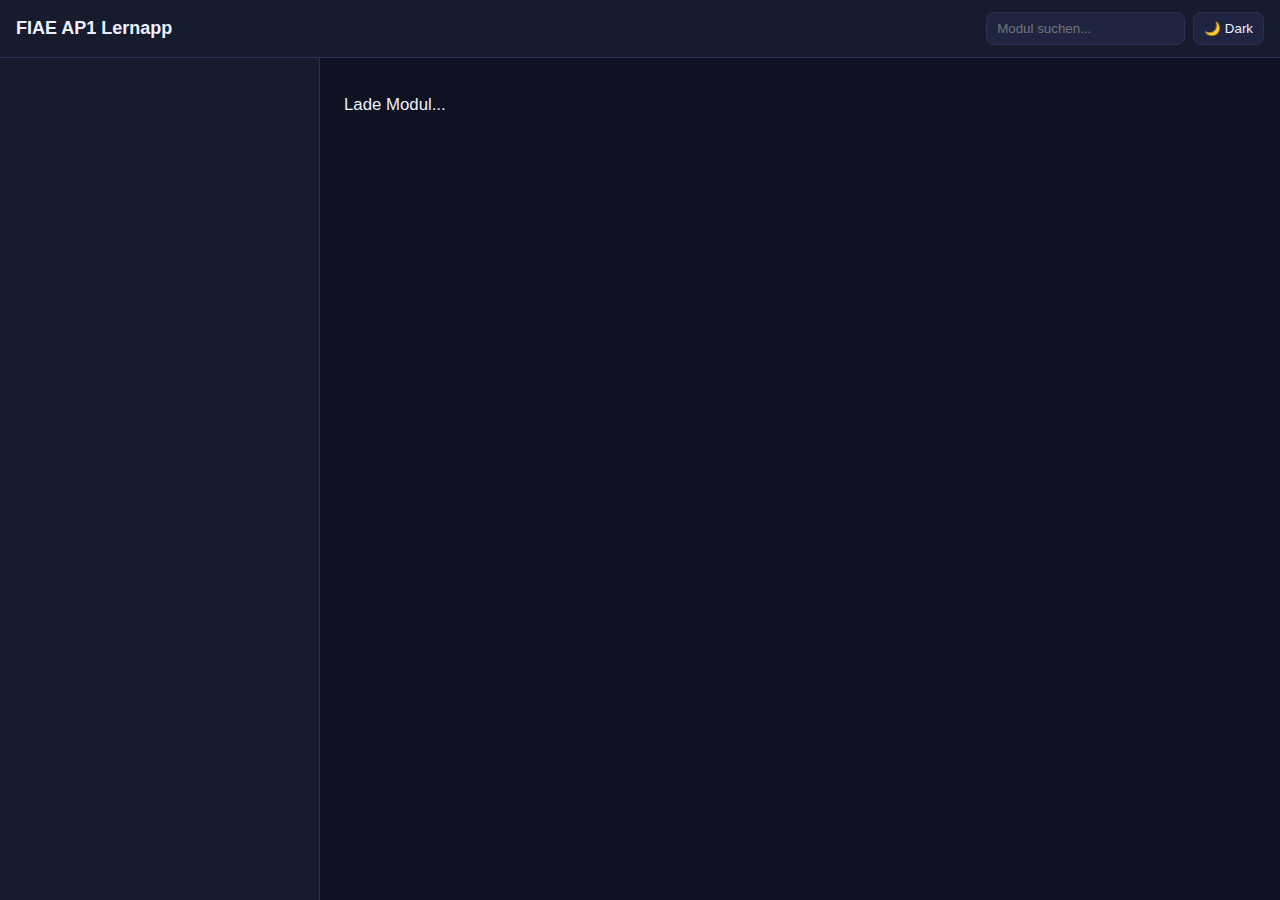
<file: index.html>
<!doctype html>
<html lang="de" data-theme="dark">
<head>
  <meta charset="UTF-8" />
  <meta name="viewport" content="width=device-width, initial-scale=1.0" />
  <meta name="theme-color" content="#0d1117">
  <link rel="manifest" href="./manifest.json">
  <link rel="apple-touch-icon" href="./icons/icon-192.png">
  <title>FIAE AP1 Lernapp</title>
  <link rel="stylesheet" href="./app.css" />
</head>
<body>
  <header class="topbar">
    <h1>FIAE AP1 Lernapp</h1>
    <div class="topbar-actions">
      <input id="searchInput" type="search" placeholder="Modul suchen..." />
      <button id="themeToggle" type="button" aria-label="Theme wechseln">🌙 Dark</button>
    </div>
  </header>

  <button id="mobileMenuBtn" class="mobile-menu-btn" aria-label="Menü öffnen">☰ Module</button>

  <main class="layout">
    <aside class="sidebar" id="sidebar">
      <div class="sidebar-header">
        <div class="sidebar-title">Module</div>
        <button id="closeSidebarBtn" class="close-sidebar-btn" aria-label="Menü schließen">✕</button>
      </div>
      <nav id="moduleList" class="module-list"></nav>
    </aside>
    <div id="sidebarOverlay" class="sidebar-overlay"></div>

    <section class="content">
      <article id="content" class="markdown-body">
        <p>Lade Modul...</p>
      </article>
    </section>
  </main>

  <script type="module" src="./js/app.js"></script>
</body>
</html>
</file>
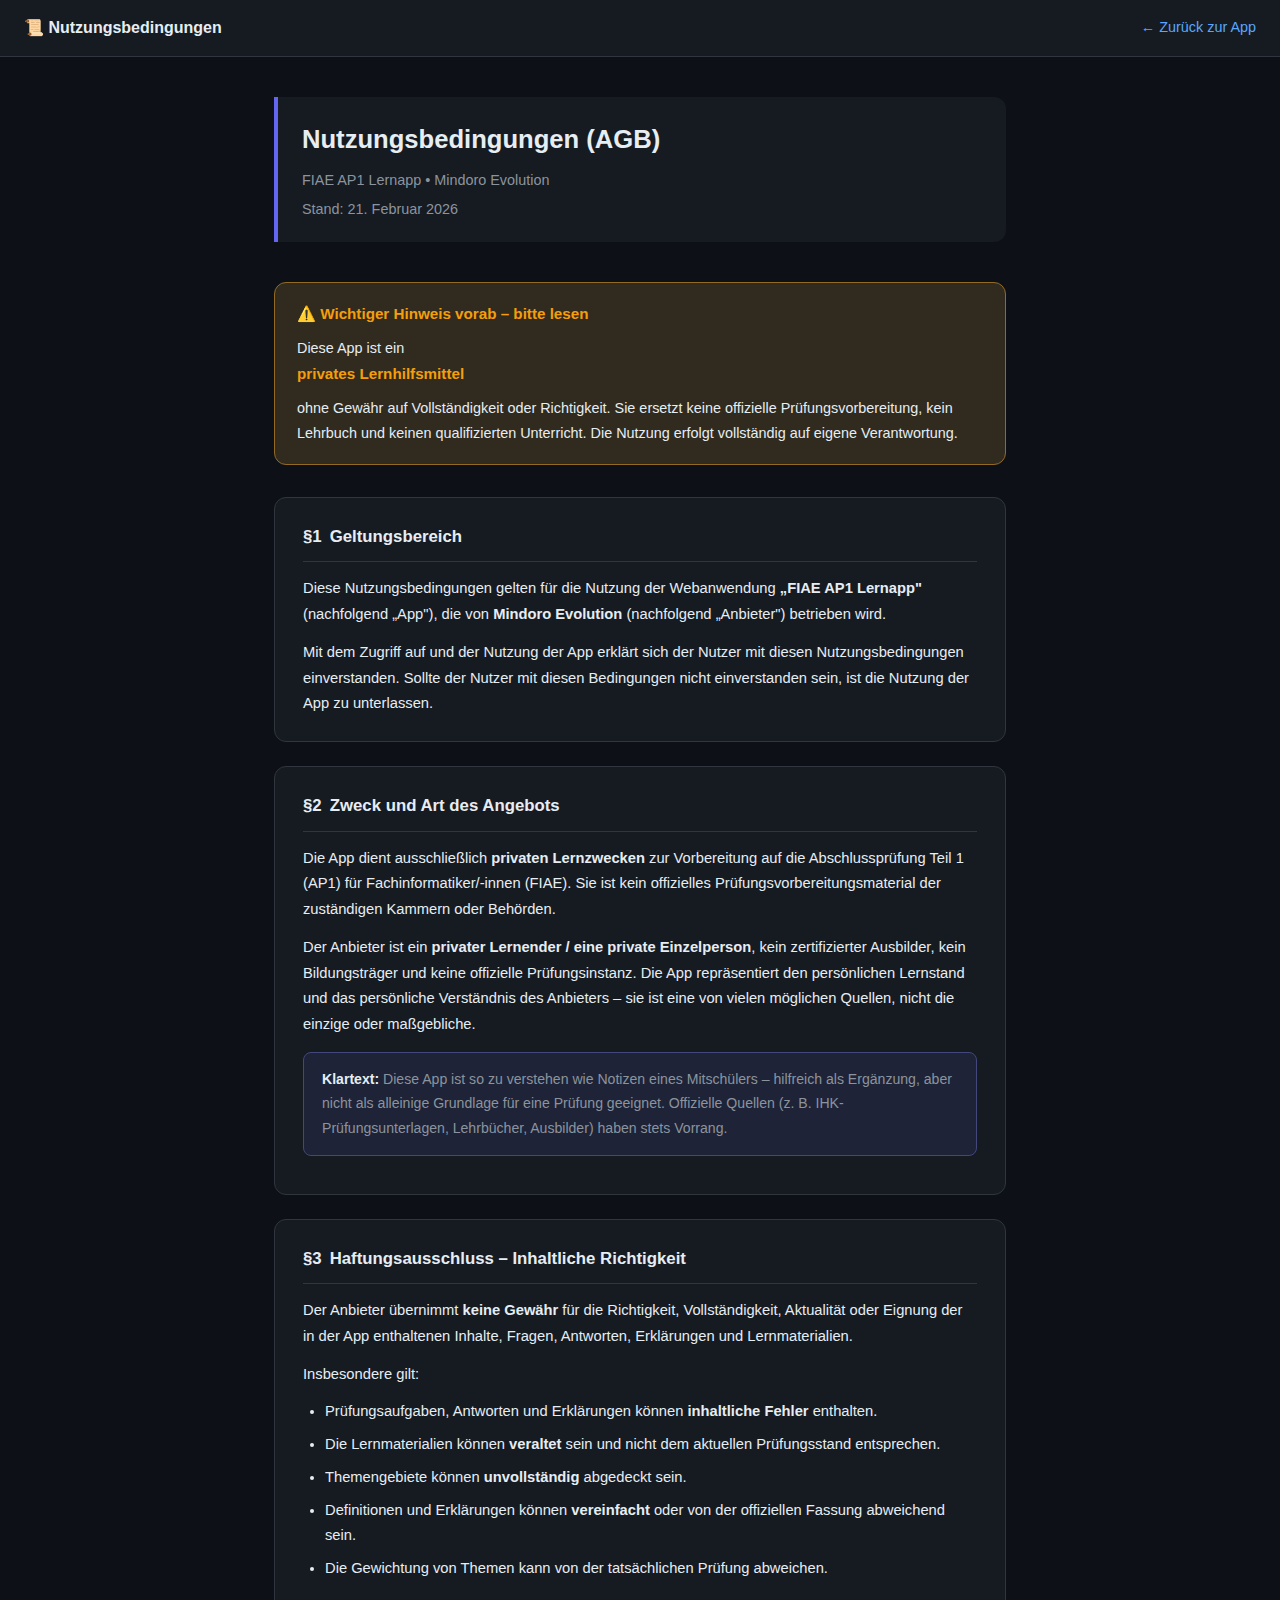
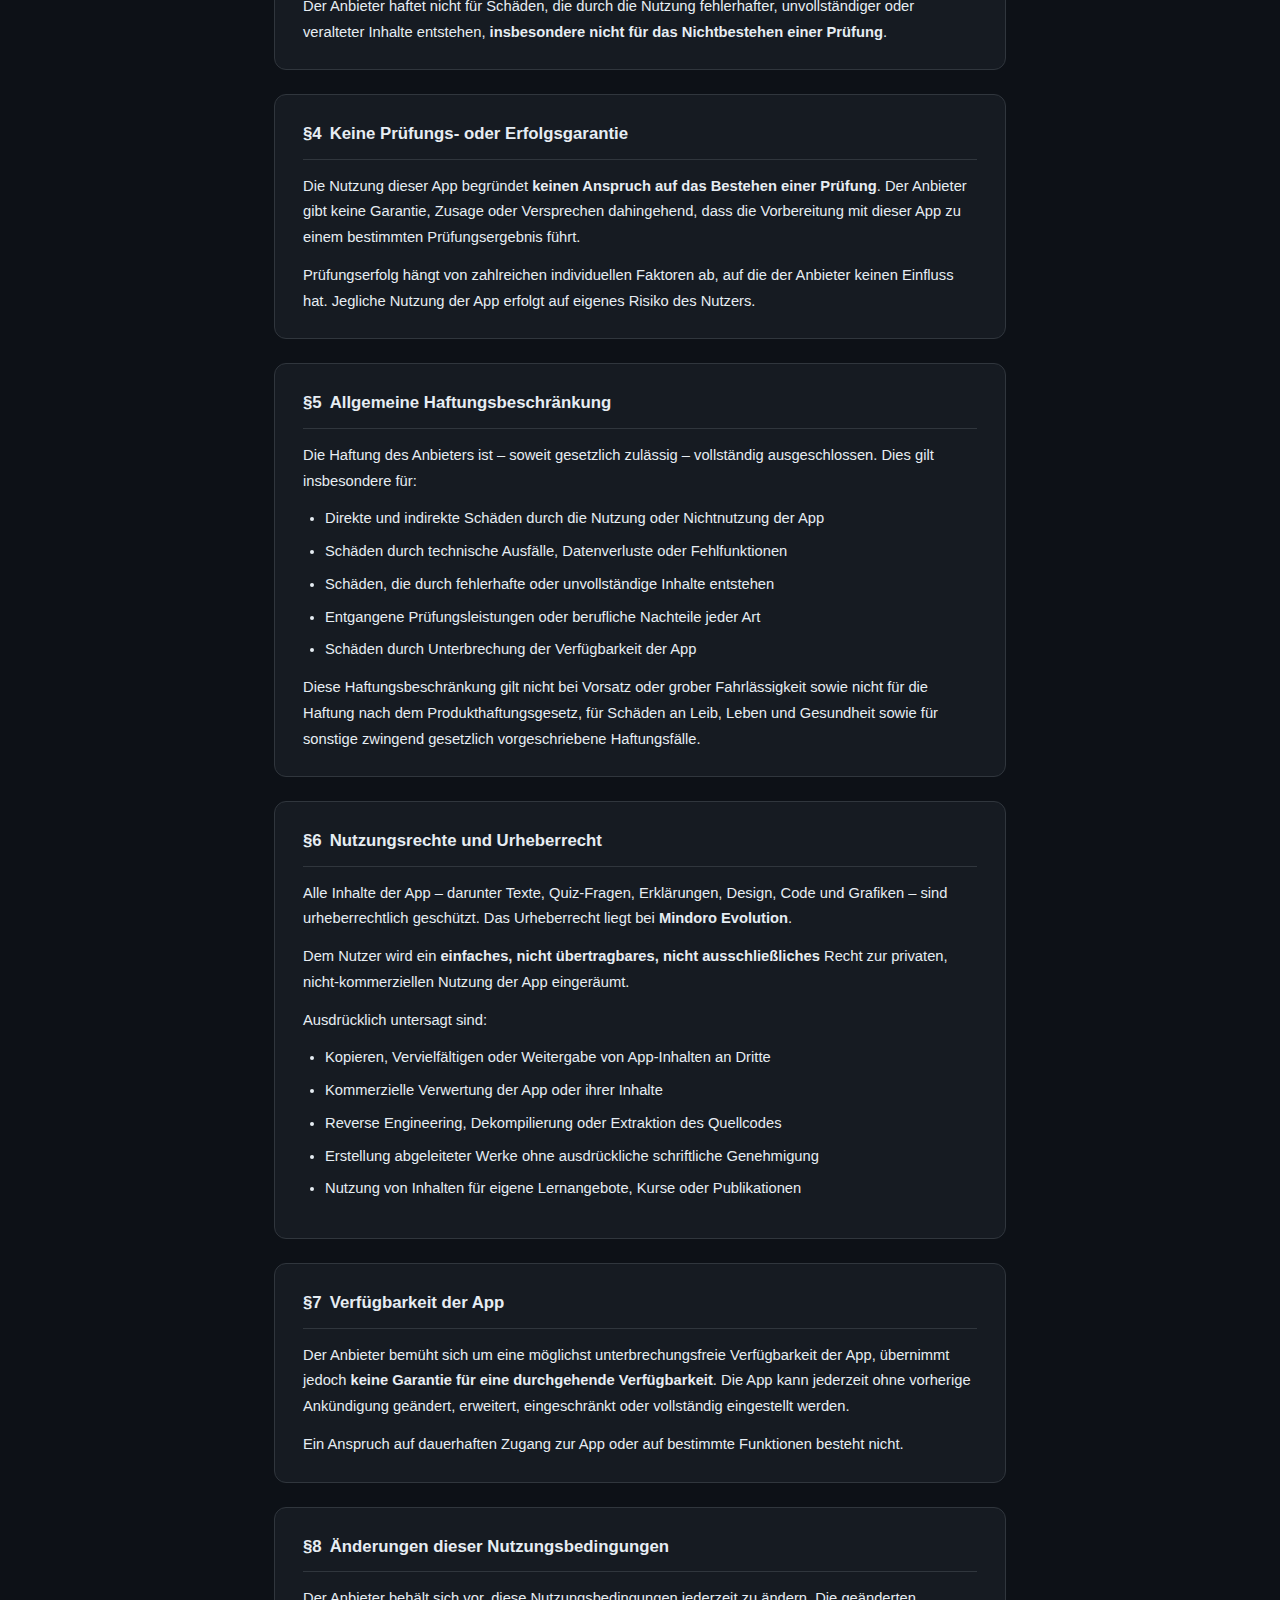
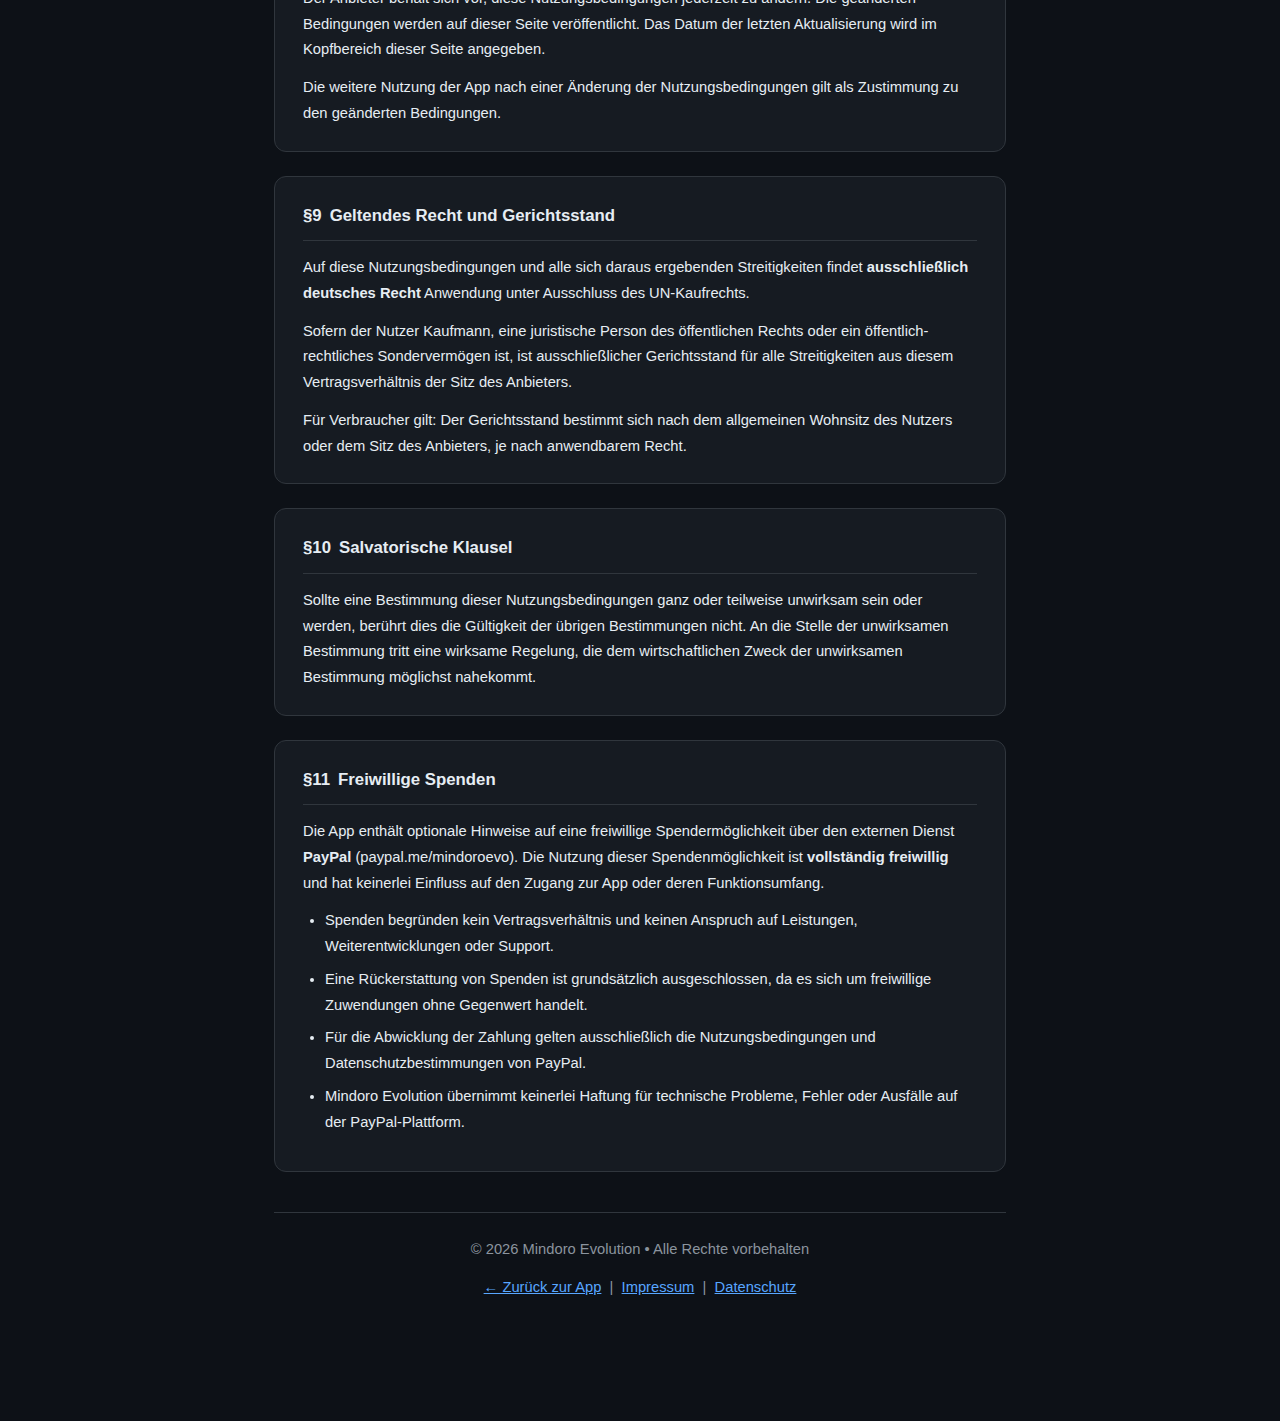
<file: agb.html>
<!doctype html>
<html lang="de" data-theme="dark">
<head>
  <meta charset="UTF-8" />
  <meta name="viewport" content="width=device-width, initial-scale=1.0" />
  <meta name="robots" content="noindex, nofollow" />
  <title>Nutzungsbedingungen (AGB) – FIAE AP1 Lernapp</title>
  <style>
    :root {
      --bg:        #0d1117;
      --text:      #e6edf3;
      --muted:     #8b949e;
      --border:    #30363d;
      --card-bg:   #161b22;
      --accent:    #6366f1;
      --link:      #58a6ff;
    }
    [data-theme="light"] {
      --bg:      #f6f8fa;
      --text:    #1f2328;
      --muted:   #656d76;
      --border:  #d0d7de;
      --card-bg: #ffffff;
      --accent:  #5b5fc7;
      --link:    #0969da;
    }
    *, *::before, *::after { box-sizing: border-box; margin: 0; padding: 0; }
    body {
      background: var(--bg);
      color: var(--text);
      font-family: -apple-system, BlinkMacSystemFont, "Segoe UI", Helvetica, Arial, sans-serif;
      font-size: 1rem;
      line-height: 1.75;
      padding: 0 0 80px;
    }
    header {
      background: var(--card-bg);
      border-bottom: 1px solid var(--border);
      padding: 14px 24px;
      display: flex;
      align-items: center;
      justify-content: space-between;
      position: sticky;
      top: 0;
      z-index: 10;
    }
    header a { color: var(--link); text-decoration: none; font-size: 0.9rem; }
    header a:hover { text-decoration: underline; }
    header h1 { font-size: 1rem; color: var(--text); }
    .container {
      max-width: 780px;
      margin: 40px auto;
      padding: 0 24px;
    }
    .hero {
      border-left: 4px solid var(--accent);
      padding: 20px 24px;
      background: var(--card-bg);
      border-radius: 0 12px 12px 0;
      margin-bottom: 40px;
    }
    .hero h2 { font-size: 1.6rem; margin-bottom: 6px; }
    .hero p  { color: var(--muted); font-size: 0.9rem; margin-bottom: 4px; }
    .warn-banner {
      background: color-mix(in srgb, #f59e0b 12%, var(--card-bg));
      border: 1px solid color-mix(in srgb, #f59e0b 50%, var(--border));
      border-radius: 12px;
      padding: 18px 22px;
      margin-bottom: 32px;
      font-size: 0.9rem;
    }
    .warn-banner strong { color: #f59e0b; font-size: 0.95rem; display: block; margin-bottom: 8px; }
    section {
      background: var(--card-bg);
      border: 1px solid var(--border);
      border-radius: 12px;
      padding: 24px 28px;
      margin-bottom: 24px;
    }
    section h3 {
      font-size: 1.05rem;
      color: var(--text);
      margin-bottom: 14px;
      padding-bottom: 10px;
      border-bottom: 1px solid var(--border);
    }
    section h3 .sec-icon { margin-right: 8px; }
    p { margin-bottom: 12px; font-size: 0.92rem; }
    p:last-child { margin-bottom: 0; }
    ul {
      padding-left: 22px;
      margin-bottom: 12px;
      font-size: 0.92rem;
    }
    li { margin-bottom: 7px; }
    strong { color: var(--text); }
    .highlight-box {
      background: color-mix(in srgb, var(--accent) 10%, var(--card-bg));
      border: 1px solid color-mix(in srgb, var(--accent) 35%, var(--border));
      border-radius: 8px;
      padding: 14px 18px;
      font-size: 0.88rem;
      margin: 14px 0;
      color: var(--muted);
    }
    .highlight-box strong { color: var(--text); }
    a { color: var(--link); }
    footer {
      text-align: center;
      font-size: 0.78rem;
      color: var(--muted);
      margin-top: 40px;
      padding-top: 24px;
      border-top: 1px solid var(--border);
    }
    @media (max-width: 600px) {
      .container { padding: 0 14px; }
      section { padding: 16px; }
    }
  </style>
</head>
<body>
  <header>
    <h1>📜 Nutzungsbedingungen</h1>
    <a href="./index.html">← Zurück zur App</a>
  </header>

  <div class="container">
    <div class="hero">
      <h2>Nutzungsbedingungen (AGB)</h2>
      <p>FIAE AP1 Lernapp &bull; Mindoro Evolution</p>
      <p>Stand: 21. Februar 2026</p>
    </div>

    <div class="warn-banner">
      <strong>⚠️ Wichtiger Hinweis vorab – bitte lesen</strong>
      Diese App ist ein <strong>privates Lernhilfsmittel</strong> ohne Gewähr auf Vollständigkeit
      oder Richtigkeit. Sie ersetzt keine offizielle Prüfungsvorbereitung, kein Lehrbuch und
      keinen qualifizierten Unterricht. Die Nutzung erfolgt vollständig auf eigene Verantwortung.
    </div>

    <!-- §1 Geltungsbereich -->
    <section>
      <h3><span class="sec-icon">§1</span>Geltungsbereich</h3>
      <p>
        Diese Nutzungsbedingungen gelten für die Nutzung der Webanwendung <strong>„FIAE AP1 Lernapp"</strong>
        (nachfolgend „App"), die von <strong>Mindoro Evolution</strong> (nachfolgend „Anbieter")
        betrieben wird.
      </p>
      <p>
        Mit dem Zugriff auf und der Nutzung der App erklärt sich der Nutzer mit diesen
        Nutzungsbedingungen einverstanden. Sollte der Nutzer mit diesen Bedingungen nicht
        einverstanden sein, ist die Nutzung der App zu unterlassen.
      </p>
    </section>

    <!-- §2 Zweck und Art des Angebots -->
    <section>
      <h3><span class="sec-icon">§2</span>Zweck und Art des Angebots</h3>
      <p>
        Die App dient ausschließlich <strong>privaten Lernzwecken</strong> zur Vorbereitung auf
        die Abschlussprüfung Teil 1 (AP1) für Fachinformatiker/-innen (FIAE). Sie ist kein
        offizielles Prüfungsvorbereitungsmaterial der zuständigen Kammern oder Behörden.
      </p>
      <p>
        Der Anbieter ist ein <strong>privater Lernender / eine private Einzelperson</strong>,
        kein zertifizierter Ausbilder, kein Bildungsträger und keine offizielle Prüfungsinstanz.
        Die App repräsentiert den persönlichen Lernstand und das persönliche Verständnis des
        Anbieters – sie ist eine von vielen möglichen Quellen, nicht die einzige oder maßgebliche.
      </p>
      <div class="highlight-box">
        <strong>Klartext:</strong> Diese App ist so zu verstehen wie Notizen eines Mitschülers –
        hilfreich als Ergänzung, aber nicht als alleinige Grundlage für eine Prüfung geeignet.
        Offizielle Quellen (z. B. IHK-Prüfungsunterlagen, Lehrbücher, Ausbilder) haben stets Vorrang.
      </div>
    </section>

    <!-- §3 Haftungsausschluss Inhalte -->
    <section>
      <h3><span class="sec-icon">§3</span>Haftungsausschluss – Inhaltliche Richtigkeit</h3>
      <p>
        Der Anbieter übernimmt <strong>keine Gewähr</strong> für die Richtigkeit, Vollständigkeit,
        Aktualität oder Eignung der in der App enthaltenen Inhalte, Fragen, Antworten, Erklärungen
        und Lernmaterialien.
      </p>
      <p>Insbesondere gilt:</p>
      <ul>
        <li>Prüfungsaufgaben, Antworten und Erklärungen können <strong>inhaltliche Fehler</strong> enthalten.</li>
        <li>Die Lernmaterialien können <strong>veraltet</strong> sein und nicht dem aktuellen Prüfungsstand entsprechen.</li>
        <li>Themengebiete können <strong>unvollständig</strong> abgedeckt sein.</li>
        <li>Definitionen und Erklärungen können <strong>vereinfacht</strong> oder von der offiziellen Fassung abweichend sein.</li>
        <li>Die Gewichtung von Themen kann von der tatsächlichen Prüfung abweichen.</li>
      </ul>
      <p>
        Der Anbieter haftet nicht für Schäden, die durch die Nutzung fehlerhafter, unvollständiger
        oder veralteter Inhalte entstehen, <strong>insbesondere nicht für das Nichtbestehen einer Prüfung</strong>.
      </p>
    </section>

    <!-- §4 Keine Erfolgsgarantie -->
    <section>
      <h3><span class="sec-icon">§4</span>Keine Prüfungs- oder Erfolgsgarantie</h3>
      <p>
        Die Nutzung dieser App begründet <strong>keinen Anspruch auf das Bestehen einer Prüfung</strong>.
        Der Anbieter gibt keine Garantie, Zusage oder Versprechen dahingehend, dass die
        Vorbereitung mit dieser App zu einem bestimmten Prüfungsergebnis führt.
      </p>
      <p>
        Prüfungserfolg hängt von zahlreichen individuellen Faktoren ab, auf die der Anbieter
        keinen Einfluss hat. Jegliche Nutzung der App erfolgt auf eigenes Risiko des Nutzers.
      </p>
    </section>

    <!-- §5 Haftungsbeschränkung -->
    <section>
      <h3><span class="sec-icon">§5</span>Allgemeine Haftungsbeschränkung</h3>
      <p>
        Die Haftung des Anbieters ist – soweit gesetzlich zulässig – vollständig ausgeschlossen.
        Dies gilt insbesondere für:
      </p>
      <ul>
        <li>Direkte und indirekte Schäden durch die Nutzung oder Nichtnutzung der App</li>
        <li>Schäden durch technische Ausfälle, Datenverluste oder Fehlfunktionen</li>
        <li>Schäden, die durch fehlerhafte oder unvollständige Inhalte entstehen</li>
        <li>Entgangene Prüfungsleistungen oder berufliche Nachteile jeder Art</li>
        <li>Schäden durch Unterbrechung der Verfügbarkeit der App</li>
      </ul>
      <p>
        Diese Haftungsbeschränkung gilt nicht bei Vorsatz oder grober Fahrlässigkeit sowie
        nicht für die Haftung nach dem Produkthaftungsgesetz, für Schäden an Leib, Leben und
        Gesundheit sowie für sonstige zwingend gesetzlich vorgeschriebene Haftungsfälle.
      </p>
    </section>

    <!-- §6 Nutzungsrechte -->
    <section>
      <h3><span class="sec-icon">§6</span>Nutzungsrechte und Urheberrecht</h3>
      <p>
        Alle Inhalte der App – darunter Texte, Quiz-Fragen, Erklärungen, Design, Code und
        Grafiken – sind urheberrechtlich geschützt. Das Urheberrecht liegt bei
        <strong>Mindoro Evolution</strong>.
      </p>
      <p>Dem Nutzer wird ein <strong>einfaches, nicht übertragbares, nicht ausschließliches</strong>
        Recht zur privaten, nicht-kommerziellen Nutzung der App eingeräumt.</p>
      <p>Ausdrücklich untersagt sind:</p>
      <ul>
        <li>Kopieren, Vervielfältigen oder Weitergabe von App-Inhalten an Dritte</li>
        <li>Kommerzielle Verwertung der App oder ihrer Inhalte</li>
        <li>Reverse Engineering, Dekompilierung oder Extraktion des Quellcodes</li>
        <li>Erstellung abgeleiteter Werke ohne ausdrückliche schriftliche Genehmigung</li>
        <li>Nutzung von Inhalten für eigene Lernangebote, Kurse oder Publikationen</li>
      </ul>
    </section>

    <!-- §7 Verfügbarkeit -->
    <section>
      <h3><span class="sec-icon">§7</span>Verfügbarkeit der App</h3>
      <p>
        Der Anbieter bemüht sich um eine möglichst unterbrechungsfreie Verfügbarkeit der App,
        übernimmt jedoch <strong>keine Garantie für eine durchgehende Verfügbarkeit</strong>.
        Die App kann jederzeit ohne vorherige Ankündigung geändert, erweitert, eingeschränkt
        oder vollständig eingestellt werden.
      </p>
      <p>
        Ein Anspruch auf dauerhaften Zugang zur App oder auf bestimmte Funktionen besteht nicht.
      </p>
    </section>

    <!-- §8 Änderungen der Nutzungsbedingungen -->
    <section>
      <h3><span class="sec-icon">§8</span>Änderungen dieser Nutzungsbedingungen</h3>
      <p>
        Der Anbieter behält sich vor, diese Nutzungsbedingungen jederzeit zu ändern. Die geänderten
        Bedingungen werden auf dieser Seite veröffentlicht. Das Datum der letzten Aktualisierung
        wird im Kopfbereich dieser Seite angegeben.
      </p>
      <p>
        Die weitere Nutzung der App nach einer Änderung der Nutzungsbedingungen gilt als
        Zustimmung zu den geänderten Bedingungen.
      </p>
    </section>

    <!-- §9 Geltendes Recht -->
    <section>
      <h3><span class="sec-icon">§9</span>Geltendes Recht und Gerichtsstand</h3>
      <p>
        Auf diese Nutzungsbedingungen und alle sich daraus ergebenden Streitigkeiten findet
        <strong>ausschließlich deutsches Recht</strong> Anwendung unter Ausschluss des
        UN-Kaufrechts.
      </p>
      <p>
        Sofern der Nutzer Kaufmann, eine juristische Person des öffentlichen Rechts oder ein
        öffentlich-rechtliches Sondervermögen ist, ist ausschließlicher Gerichtsstand für
        alle Streitigkeiten aus diesem Vertragsverhältnis der Sitz des Anbieters.
      </p>
      <p>
        Für Verbraucher gilt: Der Gerichtsstand bestimmt sich nach dem allgemeinen Wohnsitz
        des Nutzers oder dem Sitz des Anbieters, je nach anwendbarem Recht.
      </p>
    </section>

    <!-- §10 Salvatorische Klausel -->
    <section>
      <h3><span class="sec-icon">§10</span>Salvatorische Klausel</h3>
      <p>
        Sollte eine Bestimmung dieser Nutzungsbedingungen ganz oder teilweise unwirksam sein
        oder werden, berührt dies die Gültigkeit der übrigen Bestimmungen nicht. An die Stelle
        der unwirksamen Bestimmung tritt eine wirksame Regelung, die dem wirtschaftlichen Zweck
        der unwirksamen Bestimmung möglichst nahekommt.
      </p>
    </section>

    <!-- §11 Freiwillige Spenden -->
    <section>
      <h3><span class="sec-icon">§11</span>Freiwillige Spenden</h3>
      <p>
        Die App enthält optionale Hinweise auf eine freiwillige Spendermöglichkeit über den
        externen Dienst <strong>PayPal</strong> (paypal.me/mindoroevo). Die Nutzung dieser
        Spendenmöglichkeit ist <strong>vollständig freiwillig</strong> und hat keinerlei
        Einfluss auf den Zugang zur App oder deren Funktionsumfang.
      </p>
      <ul>
        <li>Spenden begründen kein Vertragsverhältnis und keinen Anspruch auf Leistungen,
          Weiterentwicklungen oder Support.</li>
        <li>Eine Rückerstattung von Spenden ist grundsätzlich ausgeschlossen, da es sich
          um freiwillige Zuwendungen ohne Gegenwert handelt.</li>
        <li>Für die Abwicklung der Zahlung gelten ausschließlich die Nutzungsbedingungen
          und Datenschutzbestimmungen von PayPal.</li>
        <li>Mindoro Evolution übernimmt keinerlei Haftung für technische Probleme,
          Fehler oder Ausfälle auf der PayPal-Plattform.</li>
      </ul>
    </section>

    <footer>
      <p>© 2026 Mindoro Evolution &bull; Alle Rechte vorbehalten</p>
      <p style="margin-top:6px;">
        <a href="./index.html">← Zurück zur App</a>
        &nbsp;|&nbsp;
        <a href="https://mindoroevo.github.io/mindoro_imp/impressum.html" target="_blank" rel="noopener noreferrer">Impressum</a>
        &nbsp;|&nbsp;
        <a href="./datenschutz.html">Datenschutz</a>
      </p>
    </footer>
  </div>
</body>
</html>
</file>
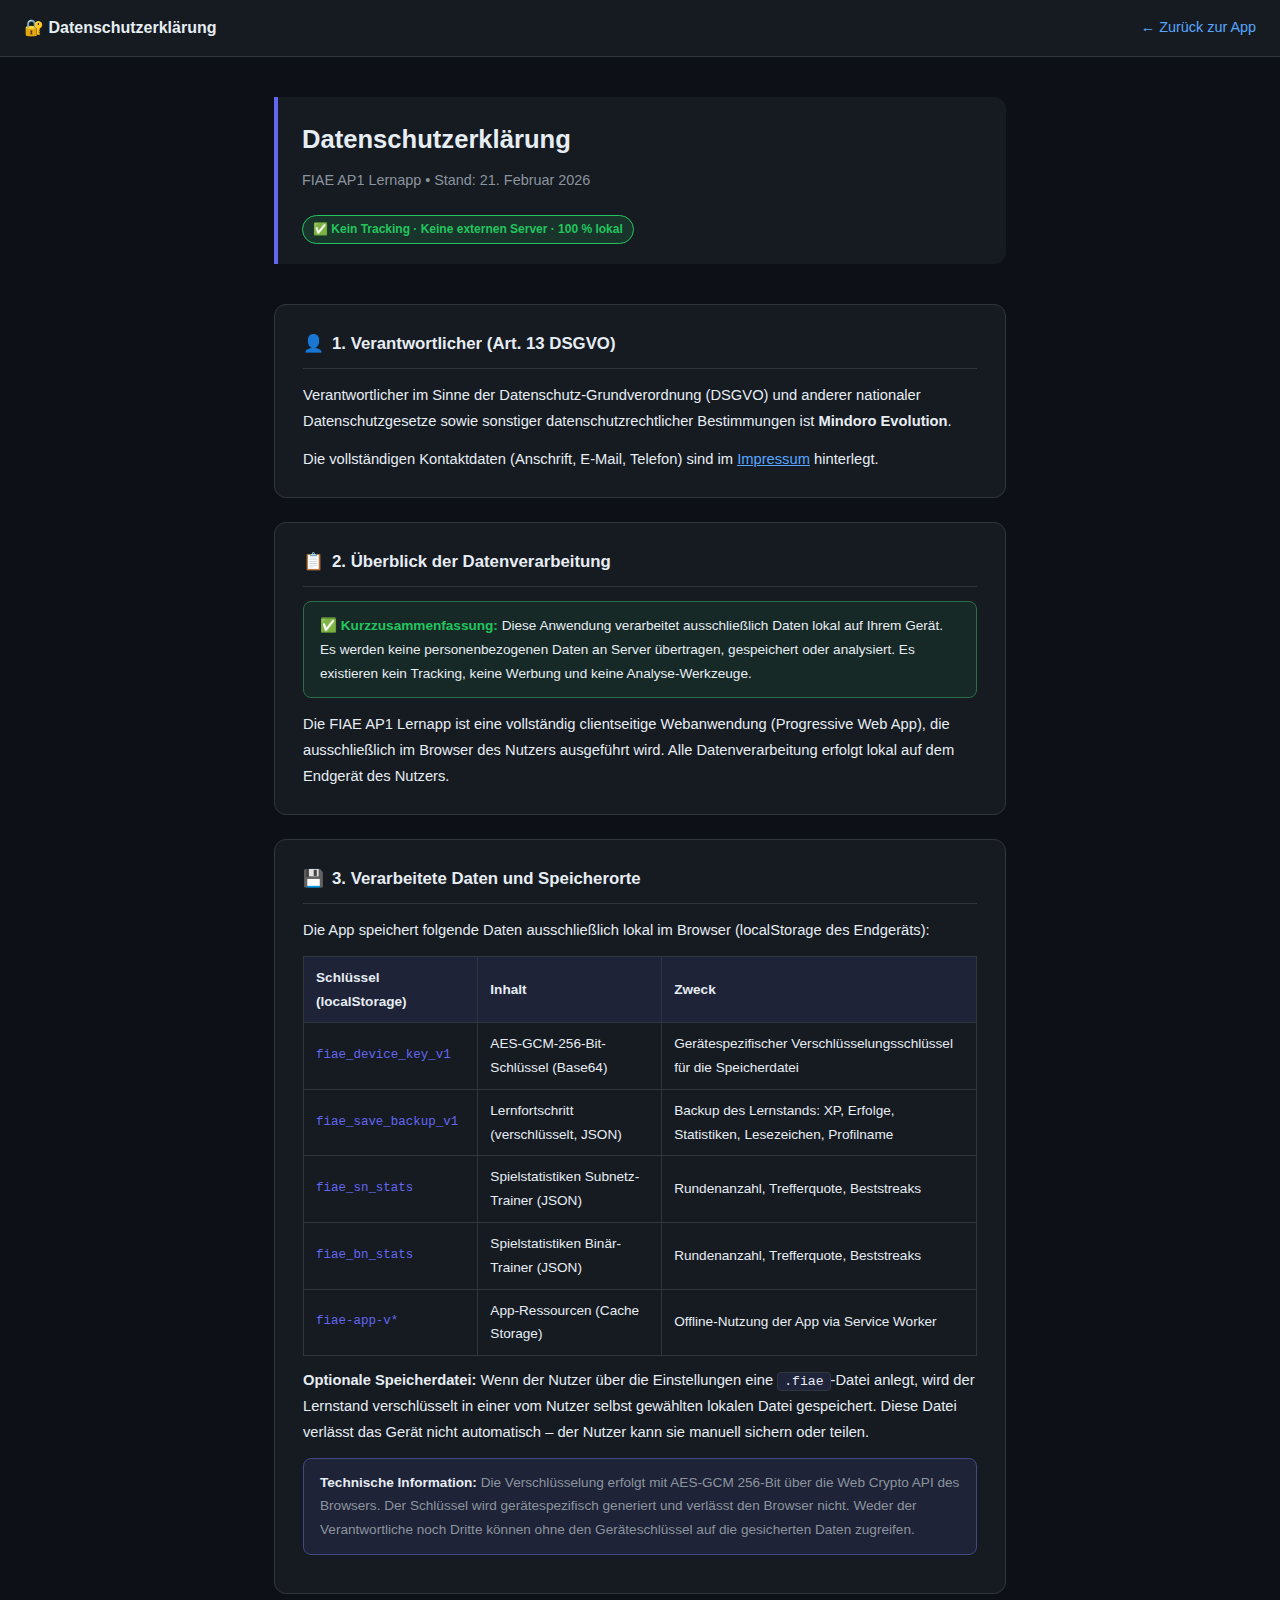
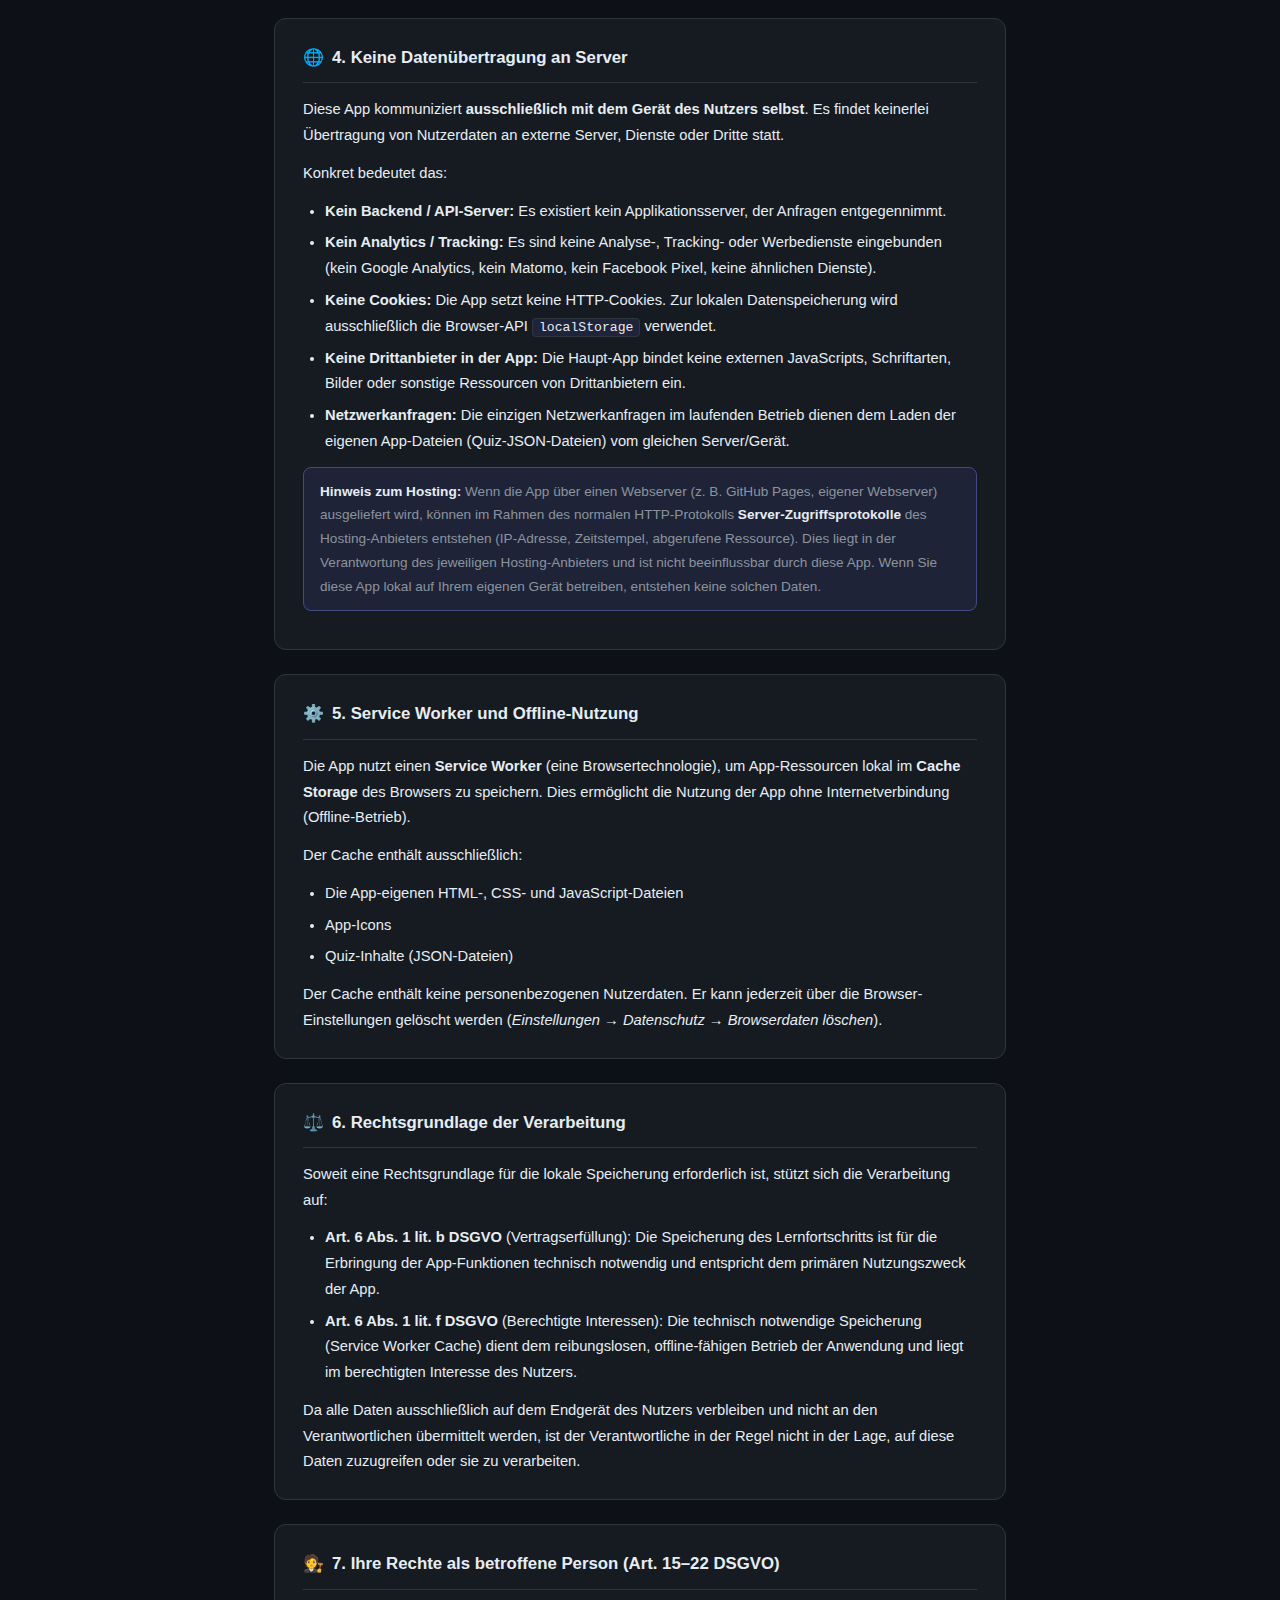
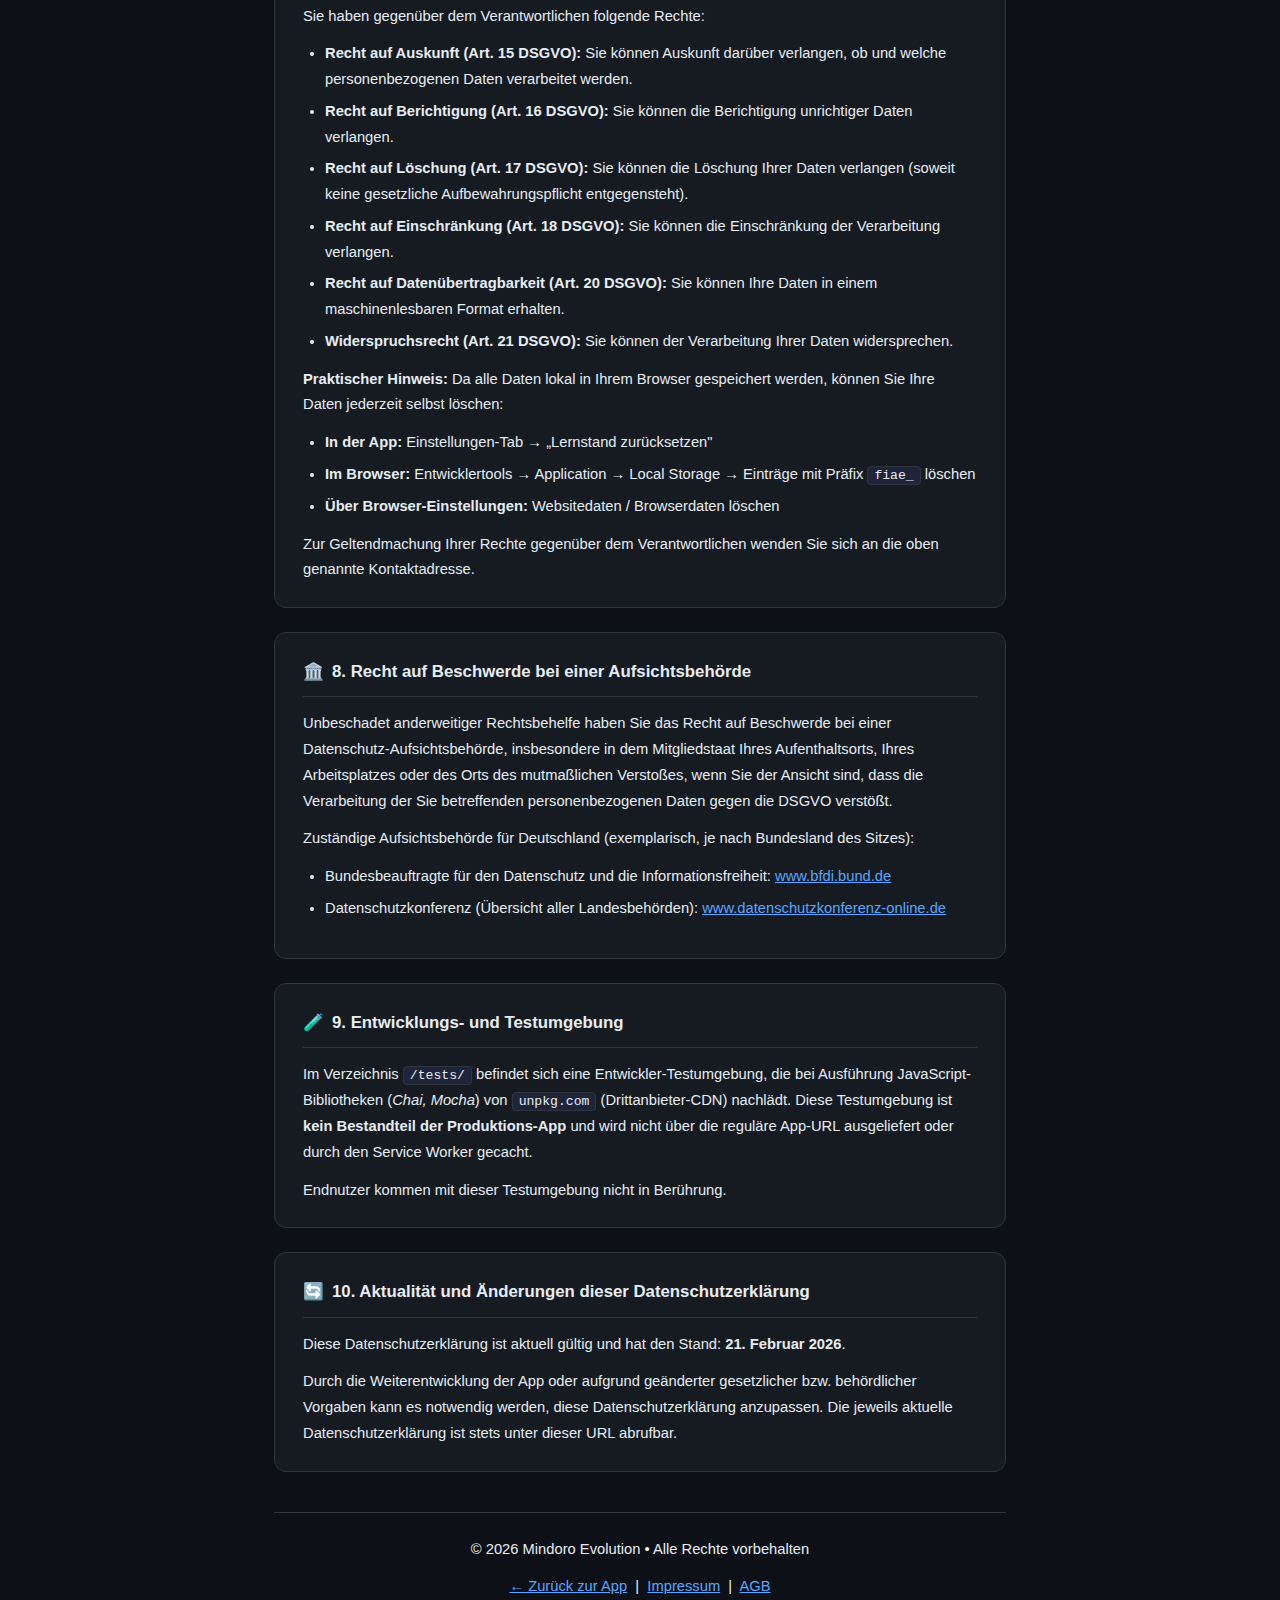
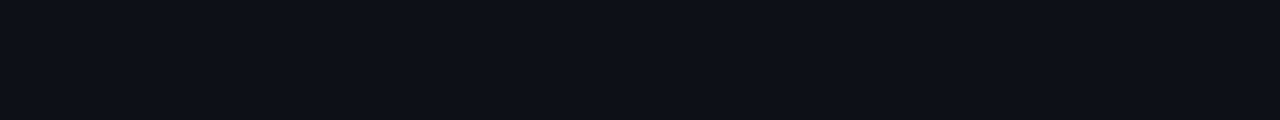
<file: datenschutz.html>
<!doctype html>
<html lang="de" data-theme="dark">
<head>
  <meta charset="UTF-8" />
  <meta name="viewport" content="width=device-width, initial-scale=1.0" />
  <meta name="robots" content="noindex, nofollow" />
  <title>Datenschutzerklärung – FIAE AP1 Lernapp</title>
  <style>
    :root {
      --bg:        #0d1117;
      --text:      #e6edf3;
      --muted:     #8b949e;
      --border:    #30363d;
      --card-bg:   #161b22;
      --accent:    #6366f1;
      --link:      #58a6ff;
    }
    [data-theme="light"] {
      --bg:      #f6f8fa;
      --text:    #1f2328;
      --muted:   #656d76;
      --border:  #d0d7de;
      --card-bg: #ffffff;
      --accent:  #5b5fc7;
      --link:    #0969da;
    }
    *, *::before, *::after { box-sizing: border-box; margin: 0; padding: 0; }
    body {
      background: var(--bg);
      color: var(--text);
      font-family: -apple-system, BlinkMacSystemFont, "Segoe UI", Helvetica, Arial, sans-serif;
      font-size: 1rem;
      line-height: 1.75;
      padding: 0 0 80px;
    }
    header {
      background: var(--card-bg);
      border-bottom: 1px solid var(--border);
      padding: 14px 24px;
      display: flex;
      align-items: center;
      justify-content: space-between;
      position: sticky;
      top: 0;
      z-index: 10;
    }
    header a {
      color: var(--link);
      text-decoration: none;
      font-size: 0.9rem;
    }
    header a:hover { text-decoration: underline; }
    header h1 { font-size: 1rem; color: var(--text); }
    .container {
      max-width: 780px;
      margin: 40px auto;
      padding: 0 24px;
    }
    .hero {
      border-left: 4px solid var(--accent);
      padding: 20px 24px;
      background: var(--card-bg);
      border-radius: 0 12px 12px 0;
      margin-bottom: 40px;
    }
    .hero h2 { font-size: 1.6rem; margin-bottom: 6px; }
    .hero p  { color: var(--muted); font-size: 0.9rem; }
    .badge {
      display: inline-block;
      padding: 3px 10px;
      border-radius: 20px;
      font-size: 0.75rem;
      font-weight: 600;
      background: color-mix(in srgb, #22c55e 15%, var(--card-bg));
      border: 1px solid #22c55e;
      color: #22c55e;
      margin-top: 10px;
    }
    section {
      background: var(--card-bg);
      border: 1px solid var(--border);
      border-radius: 12px;
      padding: 24px 28px;
      margin-bottom: 24px;
    }
    section h3 {
      font-size: 1.05rem;
      color: var(--text);
      margin-bottom: 14px;
      padding-bottom: 10px;
      border-bottom: 1px solid var(--border);
    }
    section h3 .sec-icon { margin-right: 8px; }
    p { margin-bottom: 12px; color: var(--text); font-size: 0.92rem; }
    p:last-child { margin-bottom: 0; }
    ul, ol {
      padding-left: 22px;
      margin-bottom: 12px;
      font-size: 0.92rem;
    }
    li { margin-bottom: 6px; }
    strong { color: var(--text); }
    code {
      font-family: "Courier New", monospace;
      font-size: 0.82rem;
      background: color-mix(in srgb, var(--accent) 12%, var(--card-bg));
      border: 1px solid var(--border);
      padding: 1px 6px;
      border-radius: 4px;
    }
    .info-box {
      background: color-mix(in srgb, #6366f1 10%, var(--card-bg));
      border: 1px solid color-mix(in srgb, #6366f1 40%, var(--border));
      border-radius: 8px;
      padding: 12px 16px;
      font-size: 0.85rem;
      margin-bottom: 14px;
      color: var(--muted);
    }
    .info-box strong { color: var(--text); }
    .good-box {
      background: color-mix(in srgb, #22c55e 8%, var(--card-bg));
      border: 1px solid color-mix(in srgb, #22c55e 40%, var(--border));
      border-radius: 8px;
      padding: 12px 16px;
      font-size: 0.85rem;
      margin-bottom: 14px;
    }
    .good-box strong { color: #22c55e; }
    table {
      width: 100%;
      border-collapse: collapse;
      font-size: 0.85rem;
      margin-bottom: 12px;
    }
    th, td {
      padding: 9px 12px;
      border: 1px solid var(--border);
      text-align: left;
    }
    th { background: color-mix(in srgb, var(--accent) 10%, var(--card-bg)); font-weight: 600; }
    td:first-child { font-family: "Courier New", monospace; font-size: 0.78rem; color: var(--accent); }
    a { color: var(--link); }
    .placeholder {
      background: color-mix(in srgb, #f59e0b 10%, var(--card-bg));
      border: 1px dashed #f59e0b;
      border-radius: 6px;
      padding: 8px 14px;
      font-size: 0.85rem;
      color: #f59e0b;
      margin: 10px 0;
    }
    footer {
      text-align: center;
      font-size: 0.78rem;
      color: var(--muted);
      margin-top: 40px;
      padding-top: 24px;
      border-top: 1px solid var(--border);
    }
    @media (max-width: 600px) {
      .container { padding: 0 14px; }
      section { padding: 16px; }
    }
  </style>
</head>
<body>
  <header>
    <h1>🔐 Datenschutzerklärung</h1>
    <a href="./index.html">← Zurück zur App</a>
  </header>

  <div class="container">
    <div class="hero">
      <h2>Datenschutzerklärung</h2>
      <p>FIAE AP1 Lernapp &bull; Stand: 21. Februar 2026</p>
      <span class="badge">✅ Kein Tracking · Keine externen Server · 100 % lokal</span>
    </div>

    <!-- 1. Verantwortlicher -->
    <section>
      <h3><span class="sec-icon">👤</span>1. Verantwortlicher (Art. 13 DSGVO)</h3>
      <p>
        Verantwortlicher im Sinne der Datenschutz-Grundverordnung (DSGVO) und anderer
        nationaler Datenschutzgesetze sowie sonstiger datenschutzrechtlicher Bestimmungen ist
        <strong>Mindoro Evolution</strong>.
      </p>
      <p>
        Die vollständigen Kontaktdaten (Anschrift, E-Mail, Telefon) sind im
        <a href="https://mindoroevo.github.io/mindoro_imp/impressum.html" target="_blank" rel="noopener noreferrer">Impressum</a>
        hinterlegt.
      </p>
    </section>

    <!-- 2. Überblick -->
    <section>
      <h3><span class="sec-icon">📋</span>2. Überblick der Datenverarbeitung</h3>
      <div class="good-box">
        <strong>✅ Kurzzusammenfassung:</strong> Diese Anwendung verarbeitet ausschließlich Daten
        lokal auf Ihrem Gerät. Es werden keine personenbezogenen Daten an Server übertragen,
        gespeichert oder analysiert. Es existieren kein Tracking, keine Werbung und keine
        Analyse-Werkzeuge.
      </div>
      <p>
        Die FIAE AP1 Lernapp ist eine vollständig clientseitige Webanwendung (Progressive Web App),
        die ausschließlich im Browser des Nutzers ausgeführt wird. Alle Datenverarbeitung erfolgt
        lokal auf dem Endgerät des Nutzers.
      </p>
    </section>

    <!-- 3. Welche Daten -->
    <section>
      <h3><span class="sec-icon">💾</span>3. Verarbeitete Daten und Speicherorte</h3>
      <p>Die App speichert folgende Daten ausschließlich lokal im Browser (localStorage des Endgeräts):</p>
      <table>
        <thead>
          <tr>
            <th>Schlüssel (localStorage)</th>
            <th>Inhalt</th>
            <th>Zweck</th>
          </tr>
        </thead>
        <tbody>
          <tr>
            <td>fiae_device_key_v1</td>
            <td>AES-GCM-256-Bit-Schlüssel (Base64)</td>
            <td>Gerätespezifischer Verschlüsselungsschlüssel für die Speicherdatei</td>
          </tr>
          <tr>
            <td>fiae_save_backup_v1</td>
            <td>Lernfortschritt (verschlüsselt, JSON)</td>
            <td>Backup des Lernstands: XP, Erfolge, Statistiken, Lesezeichen, Profilname</td>
          </tr>
          <tr>
            <td>fiae_sn_stats</td>
            <td>Spielstatistiken Subnetz-Trainer (JSON)</td>
            <td>Rundenanzahl, Trefferquote, Beststreaks</td>
          </tr>
          <tr>
            <td>fiae_bn_stats</td>
            <td>Spielstatistiken Binär-Trainer (JSON)</td>
            <td>Rundenanzahl, Trefferquote, Beststreaks</td>
          </tr>
          <tr>
            <td>fiae-app-v*</td>
            <td>App-Ressourcen (Cache Storage)</td>
            <td>Offline-Nutzung der App via Service Worker</td>
          </tr>
        </tbody>
      </table>
      <p>
        <strong>Optionale Speicherdatei:</strong> Wenn der Nutzer über die Einstellungen eine
        <code>.fiae</code>-Datei anlegt, wird der Lernstand verschlüsselt in einer
        vom Nutzer selbst gewählten lokalen Datei gespeichert. Diese Datei verlässt das Gerät
        nicht automatisch – der Nutzer kann sie manuell sichern oder teilen.
      </p>
      <div class="info-box">
        <strong>Technische Information:</strong> Die Verschlüsselung erfolgt mit AES-GCM 256-Bit
        über die Web Crypto API des Browsers. Der Schlüssel wird gerätespezifisch generiert und
        verlässt den Browser nicht. Weder der Verantwortliche noch Dritte können ohne den
        Geräteschlüssel auf die gesicherten Daten zugreifen.
      </div>
    </section>

    <!-- 4. Keine Server -->
    <section>
      <h3><span class="sec-icon">🌐</span>4. Keine Datenübertragung an Server</h3>
      <p>
        Diese App kommuniziert <strong>ausschließlich mit dem Gerät des Nutzers selbst</strong>.
        Es findet keinerlei Übertragung von Nutzerdaten an externe Server, Dienste oder Dritte statt.
      </p>
      <p>Konkret bedeutet das:</p>
      <ul>
        <li><strong>Kein Backend / API-Server:</strong> Es existiert kein Applikationsserver, der Anfragen entgegennimmt.</li>
        <li><strong>Kein Analytics / Tracking:</strong> Es sind keine Analyse-, Tracking- oder Werbedienste eingebunden
          (kein Google Analytics, kein Matomo, kein Facebook Pixel, keine ähnlichen Dienste).</li>
        <li><strong>Keine Cookies:</strong> Die App setzt keine HTTP-Cookies. Zur lokalen Datenspeicherung
          wird ausschließlich die Browser-API <code>localStorage</code> verwendet.</li>
        <li><strong>Keine Drittanbieter in der App:</strong> Die Haupt-App bindet keine externen JavaScripts,
          Schriftarten, Bilder oder sonstige Ressourcen von Drittanbietern ein.</li>
        <li><strong>Netzwerkanfragen:</strong> Die einzigen Netzwerkanfragen im laufenden Betrieb
          dienen dem Laden der eigenen App-Dateien (Quiz-JSON-Dateien) vom gleichen Server/Gerät.</li>
      </ul>
      <div class="info-box">
        <strong>Hinweis zum Hosting:</strong> Wenn die App über einen Webserver (z. B. GitHub Pages,
        eigener Webserver) ausgeliefert wird, können im Rahmen des normalen HTTP-Protokolls
        <strong>Server-Zugriffsprotokolle</strong> des Hosting-Anbieters entstehen (IP-Adresse,
        Zeitstempel, abgerufene Ressource). Dies liegt in der Verantwortung des jeweiligen
        Hosting-Anbieters und ist nicht beeinflussbar durch diese App.
        Wenn Sie diese App lokal auf Ihrem eigenen Gerät betreiben, entstehen keine solchen Daten.
      </div>
    </section>

    <!-- 5. Service Worker -->
    <section>
      <h3><span class="sec-icon">⚙️</span>5. Service Worker und Offline-Nutzung</h3>
      <p>
        Die App nutzt einen <strong>Service Worker</strong> (eine Browsertechnologie), um
        App-Ressourcen lokal im <strong>Cache Storage</strong> des Browsers zu speichern.
        Dies ermöglicht die Nutzung der App ohne Internetverbindung (Offline-Betrieb).
      </p>
      <p>Der Cache enthält ausschließlich:</p>
      <ul>
        <li>Die App-eigenen HTML-, CSS- und JavaScript-Dateien</li>
        <li>App-Icons</li>
        <li>Quiz-Inhalte (JSON-Dateien)</li>
      </ul>
      <p>
        Der Cache enthält keine personenbezogenen Nutzerdaten. Er kann jederzeit über die
        Browser-Einstellungen gelöscht werden (<em>Einstellungen → Datenschutz → Browserdaten löschen</em>).
      </p>
    </section>

    <!-- 6. Rechtsgrundlage -->
    <section>
      <h3><span class="sec-icon">⚖️</span>6. Rechtsgrundlage der Verarbeitung</h3>
      <p>
        Soweit eine Rechtsgrundlage für die lokale Speicherung erforderlich ist, stützt sich
        die Verarbeitung auf:
      </p>
      <ul>
        <li>
          <strong>Art. 6 Abs. 1 lit. b DSGVO</strong> (Vertragserfüllung): Die Speicherung des
          Lernfortschritts ist für die Erbringung der App-Funktionen technisch notwendig und
          entspricht dem primären Nutzungszweck der App.
        </li>
        <li>
          <strong>Art. 6 Abs. 1 lit. f DSGVO</strong> (Berechtigte Interessen): Die technisch
          notwendige Speicherung (Service Worker Cache) dient dem reibungslosen, offline-fähigen
          Betrieb der Anwendung und liegt im berechtigten Interesse des Nutzers.
        </li>
      </ul>
      <p>
        Da alle Daten ausschließlich auf dem Endgerät des Nutzers verbleiben und nicht an den
        Verantwortlichen übermittelt werden, ist der Verantwortliche in der Regel nicht in der Lage,
        auf diese Daten zuzugreifen oder sie zu verarbeiten.
      </p>
    </section>

    <!-- 7. Betroffenenrechte -->
    <section>
      <h3><span class="sec-icon">🧑‍⚖️</span>7. Ihre Rechte als betroffene Person (Art. 15–22 DSGVO)</h3>
      <p>Sie haben gegenüber dem Verantwortlichen folgende Rechte:</p>
      <ul>
        <li><strong>Recht auf Auskunft (Art. 15 DSGVO):</strong> Sie können Auskunft darüber verlangen,
          ob und welche personenbezogenen Daten verarbeitet werden.</li>
        <li><strong>Recht auf Berichtigung (Art. 16 DSGVO):</strong> Sie können die Berichtigung
          unrichtiger Daten verlangen.</li>
        <li><strong>Recht auf Löschung (Art. 17 DSGVO):</strong> Sie können die Löschung Ihrer Daten
          verlangen (soweit keine gesetzliche Aufbewahrungspflicht entgegensteht).</li>
        <li><strong>Recht auf Einschränkung (Art. 18 DSGVO):</strong> Sie können die Einschränkung
          der Verarbeitung verlangen.</li>
        <li><strong>Recht auf Datenübertragbarkeit (Art. 20 DSGVO):</strong> Sie können Ihre Daten
          in einem maschinenlesbaren Format erhalten.</li>
        <li><strong>Widerspruchsrecht (Art. 21 DSGVO):</strong> Sie können der Verarbeitung Ihrer
          Daten widersprechen.</li>
      </ul>
      <p>
        <strong>Praktischer Hinweis:</strong> Da alle Daten lokal in Ihrem Browser gespeichert werden,
        können Sie Ihre Daten jederzeit selbst löschen:
      </p>
      <ul>
        <li><strong>In der App:</strong> Einstellungen-Tab → „Lernstand zurücksetzen"</li>
        <li><strong>Im Browser:</strong> Entwicklertools → Application → Local Storage → Einträge
          mit Präfix <code>fiae_</code> löschen</li>
        <li><strong>Über Browser-Einstellungen:</strong> Websitedaten / Browserdaten löschen</li>
      </ul>
      <p>
        Zur Geltendmachung Ihrer Rechte gegenüber dem Verantwortlichen wenden Sie sich an die
        oben genannte Kontaktadresse.
      </p>
    </section>

    <!-- 8. Beschwerderecht -->
    <section>
      <h3><span class="sec-icon">🏛️</span>8. Recht auf Beschwerde bei einer Aufsichtsbehörde</h3>
      <p>
        Unbeschadet anderweitiger Rechtsbehelfe haben Sie das Recht auf Beschwerde bei einer
        Datenschutz-Aufsichtsbehörde, insbesondere in dem Mitgliedstaat Ihres Aufenthaltsorts,
        Ihres Arbeitsplatzes oder des Orts des mutmaßlichen Verstoßes, wenn Sie der Ansicht sind,
        dass die Verarbeitung der Sie betreffenden personenbezogenen Daten gegen die DSGVO verstößt.
      </p>
      <p>Zuständige Aufsichtsbehörde für Deutschland (exemplarisch, je nach Bundesland des Sitzes):</p>
      <ul>
        <li>Bundesbeauftragte für den Datenschutz und die Informationsfreiheit:
          <a href="https://www.bfdi.bund.de" target="_blank" rel="noopener noreferrer">www.bfdi.bund.de</a></li>
        <li>Datenschutzkonferenz (Übersicht aller Landesbehörden):
          <a href="https://www.datenschutzkonferenz-online.de" target="_blank" rel="noopener noreferrer">www.datenschutzkonferenz-online.de</a></li>
      </ul>
    </section>

    <!-- 9. Entwickler-Testumgebung -->
    <section>
      <h3><span class="sec-icon">🧪</span>9. Entwicklungs- und Testumgebung</h3>
      <p>
        Im Verzeichnis <code>/tests/</code> befindet sich eine Entwickler-Testumgebung, die bei
        Ausführung JavaScript-Bibliotheken (<em>Chai, Mocha</em>) von
        <code>unpkg.com</code> (Drittanbieter-CDN) nachlädt. Diese Testumgebung ist
        <strong>kein Bestandteil der Produktions-App</strong> und wird nicht über die reguläre
        App-URL ausgeliefert oder durch den Service Worker gecacht.
      </p>
      <p>
        Endnutzer kommen mit dieser Testumgebung nicht in Berührung.
      </p>
    </section>

    <!-- 10. Änderungen -->
    <section>
      <h3><span class="sec-icon">🔄</span>10. Aktualität und Änderungen dieser Datenschutzerklärung</h3>
      <p>
        Diese Datenschutzerklärung ist aktuell gültig und hat den Stand: <strong>21. Februar 2026</strong>.
      </p>
      <p>
        Durch die Weiterentwicklung der App oder aufgrund geänderter gesetzlicher bzw. behördlicher
        Vorgaben kann es notwendig werden, diese Datenschutzerklärung anzupassen. Die jeweils aktuelle
        Datenschutzerklärung ist stets unter dieser URL abrufbar.
      </p>
    </section>

    <footer>
      <p>© 2026 Mindoro Evolution &bull; Alle Rechte vorbehalten</p>
      <p style="margin-top:6px;">
        <a href="./index.html">← Zurück zur App</a>
        &nbsp;|&nbsp;
        <a href="https://mindoroevo.github.io/mindoro_imp/impressum.html" target="_blank" rel="noopener noreferrer">Impressum</a>
        &nbsp;|&nbsp;
        <a href="./agb.html">AGB</a>
      </p>
    </footer>
  </div>
</body>
</html>
</file>
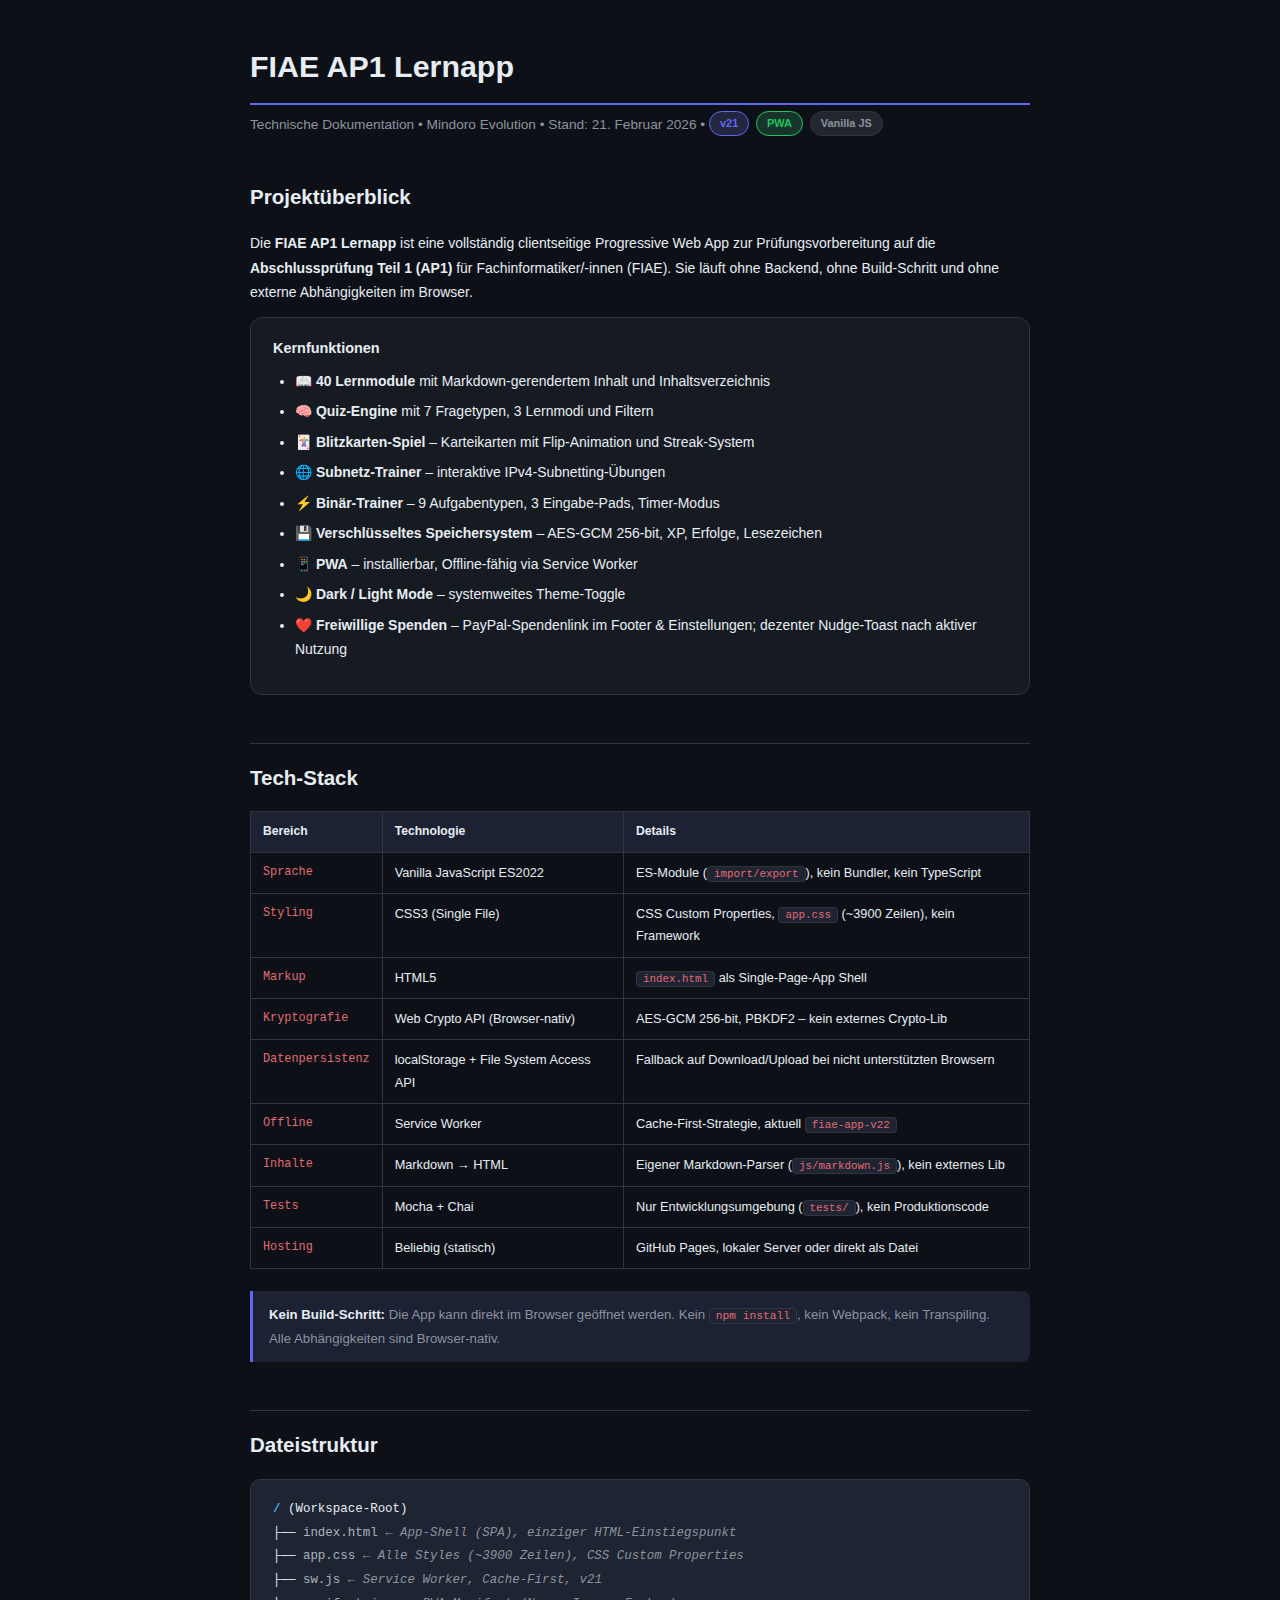
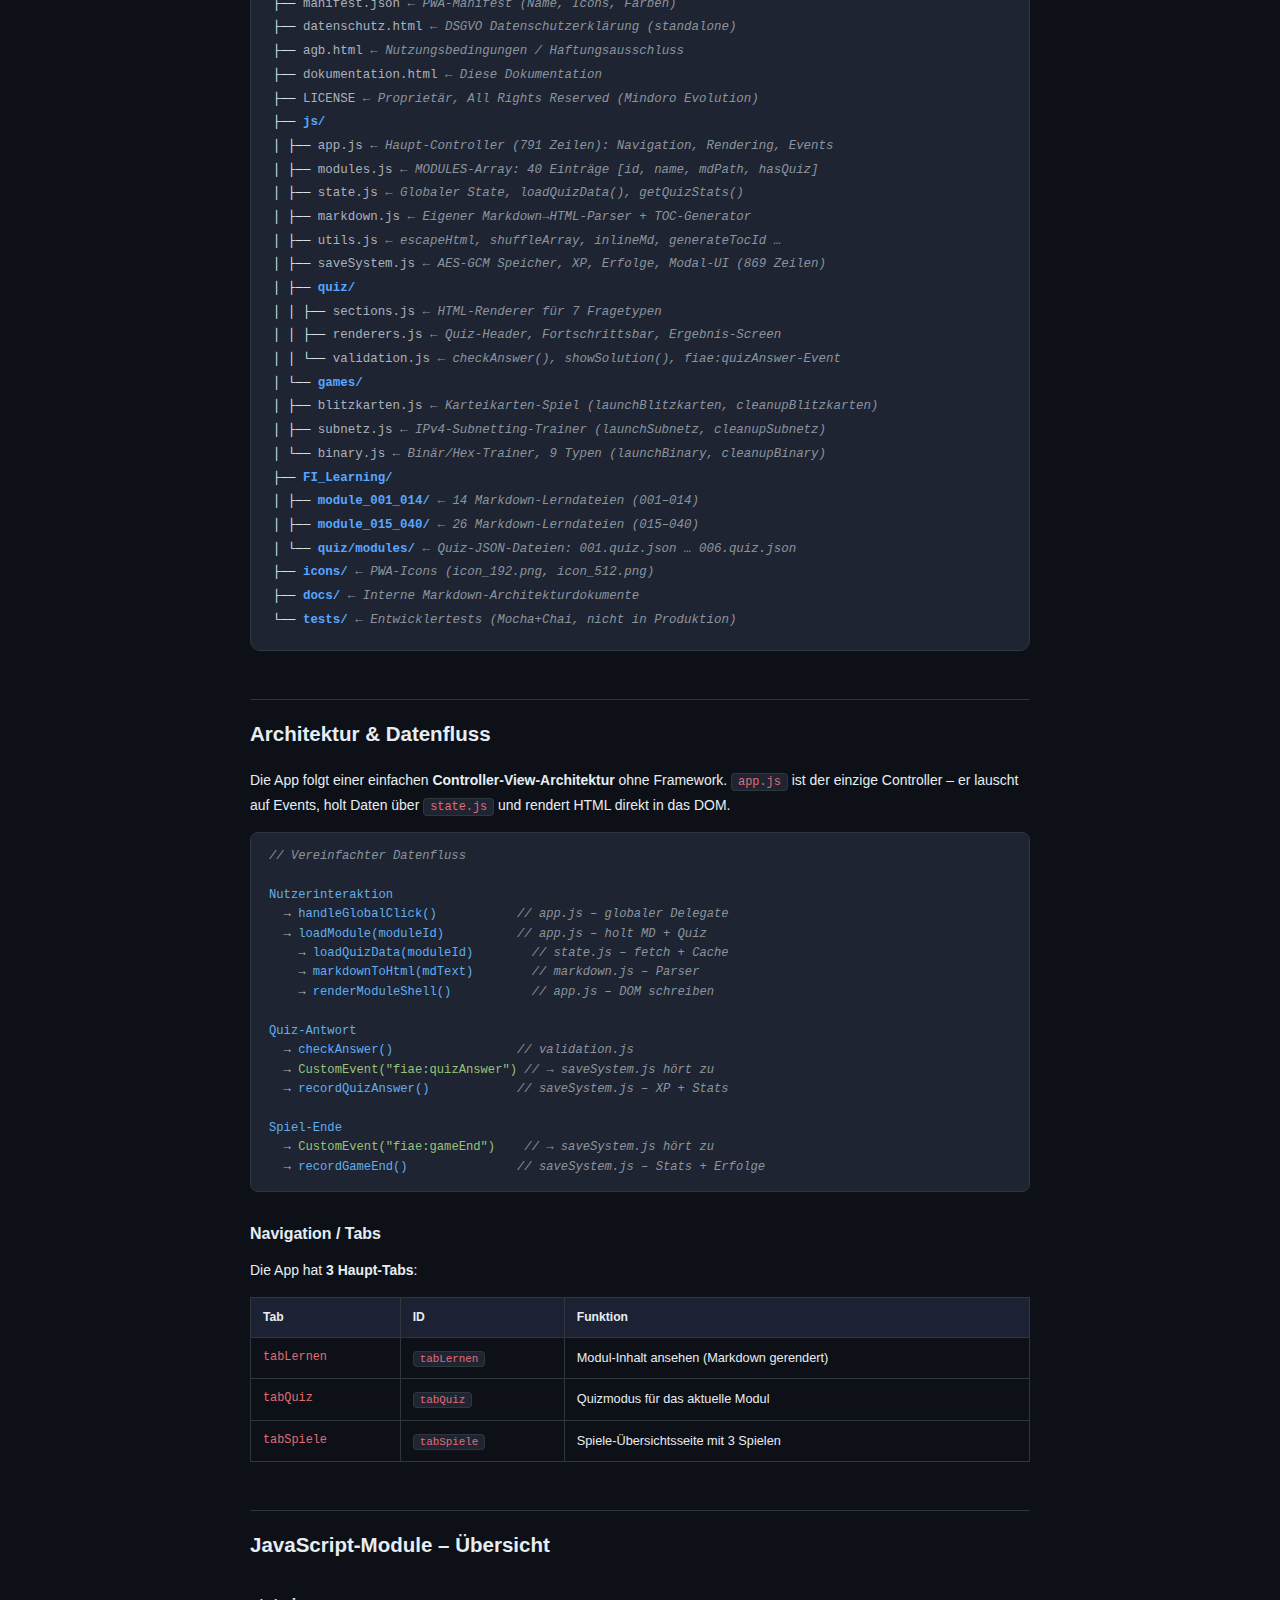
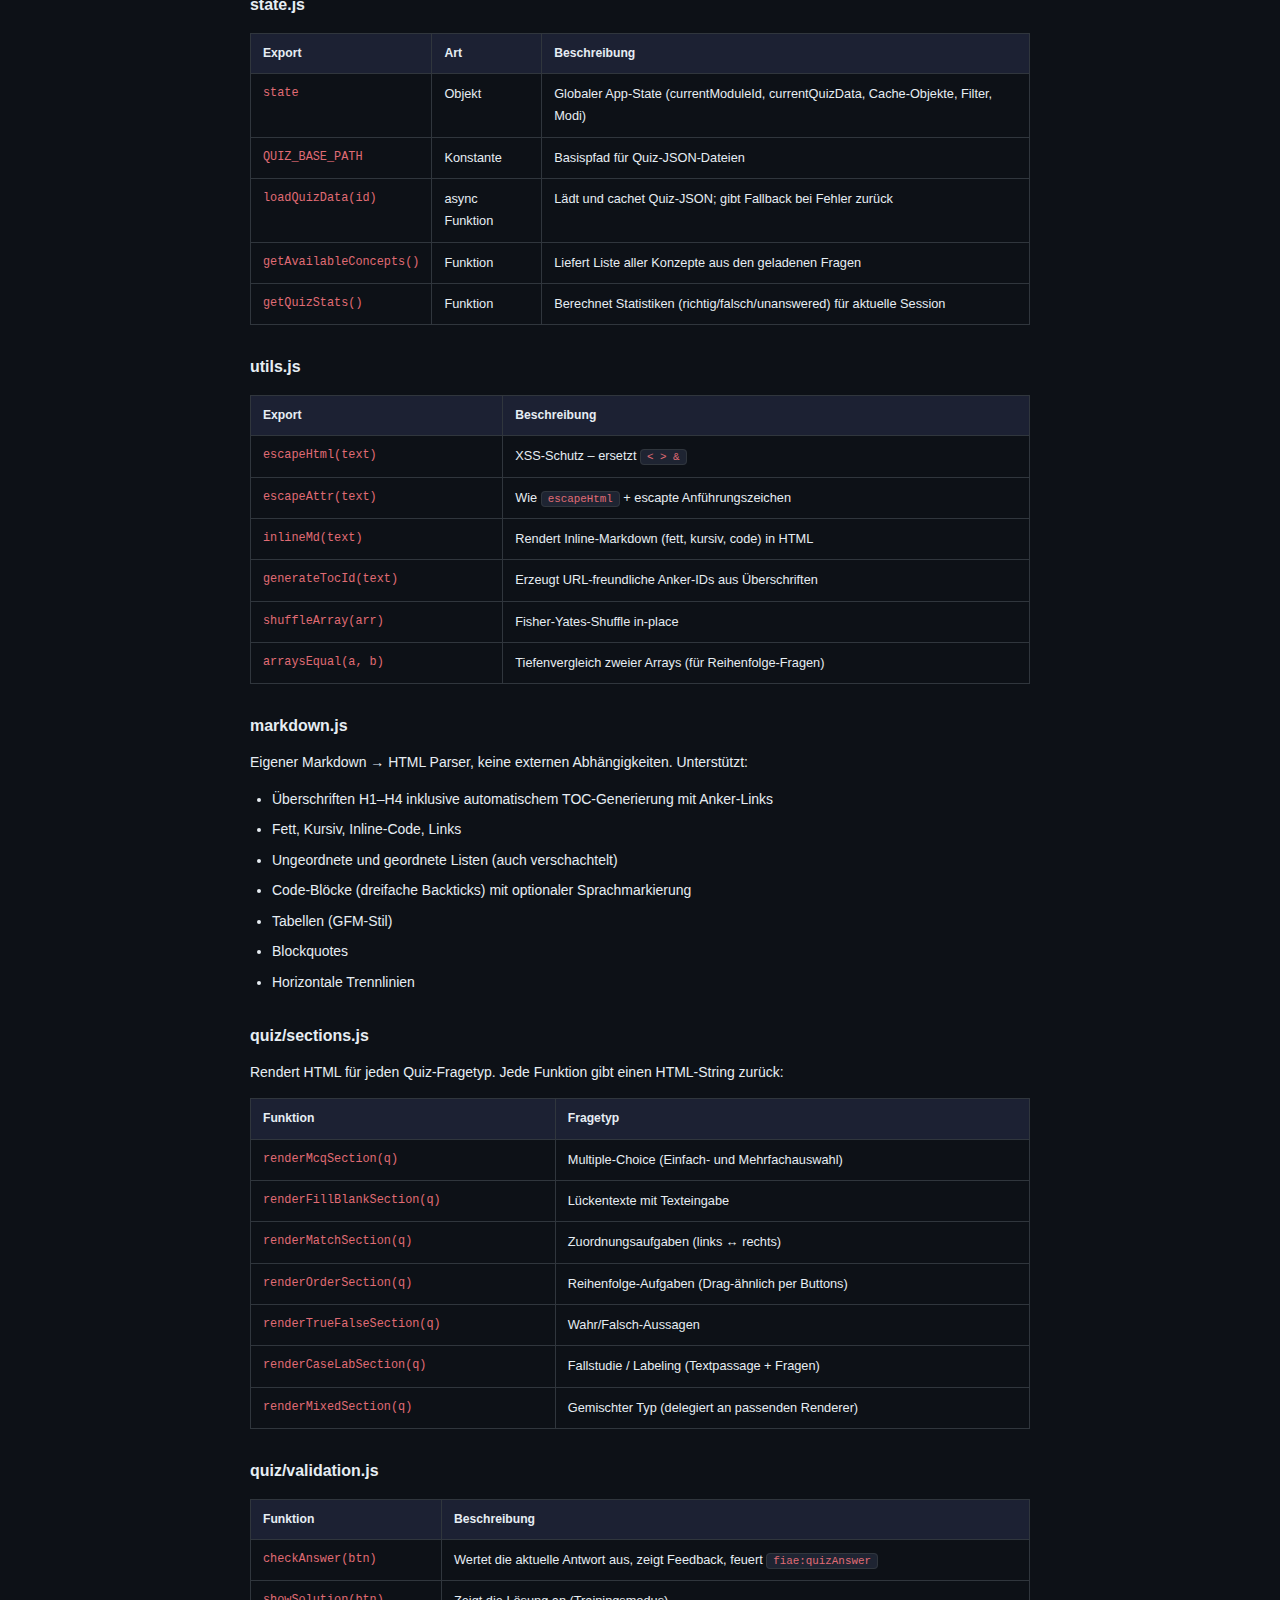
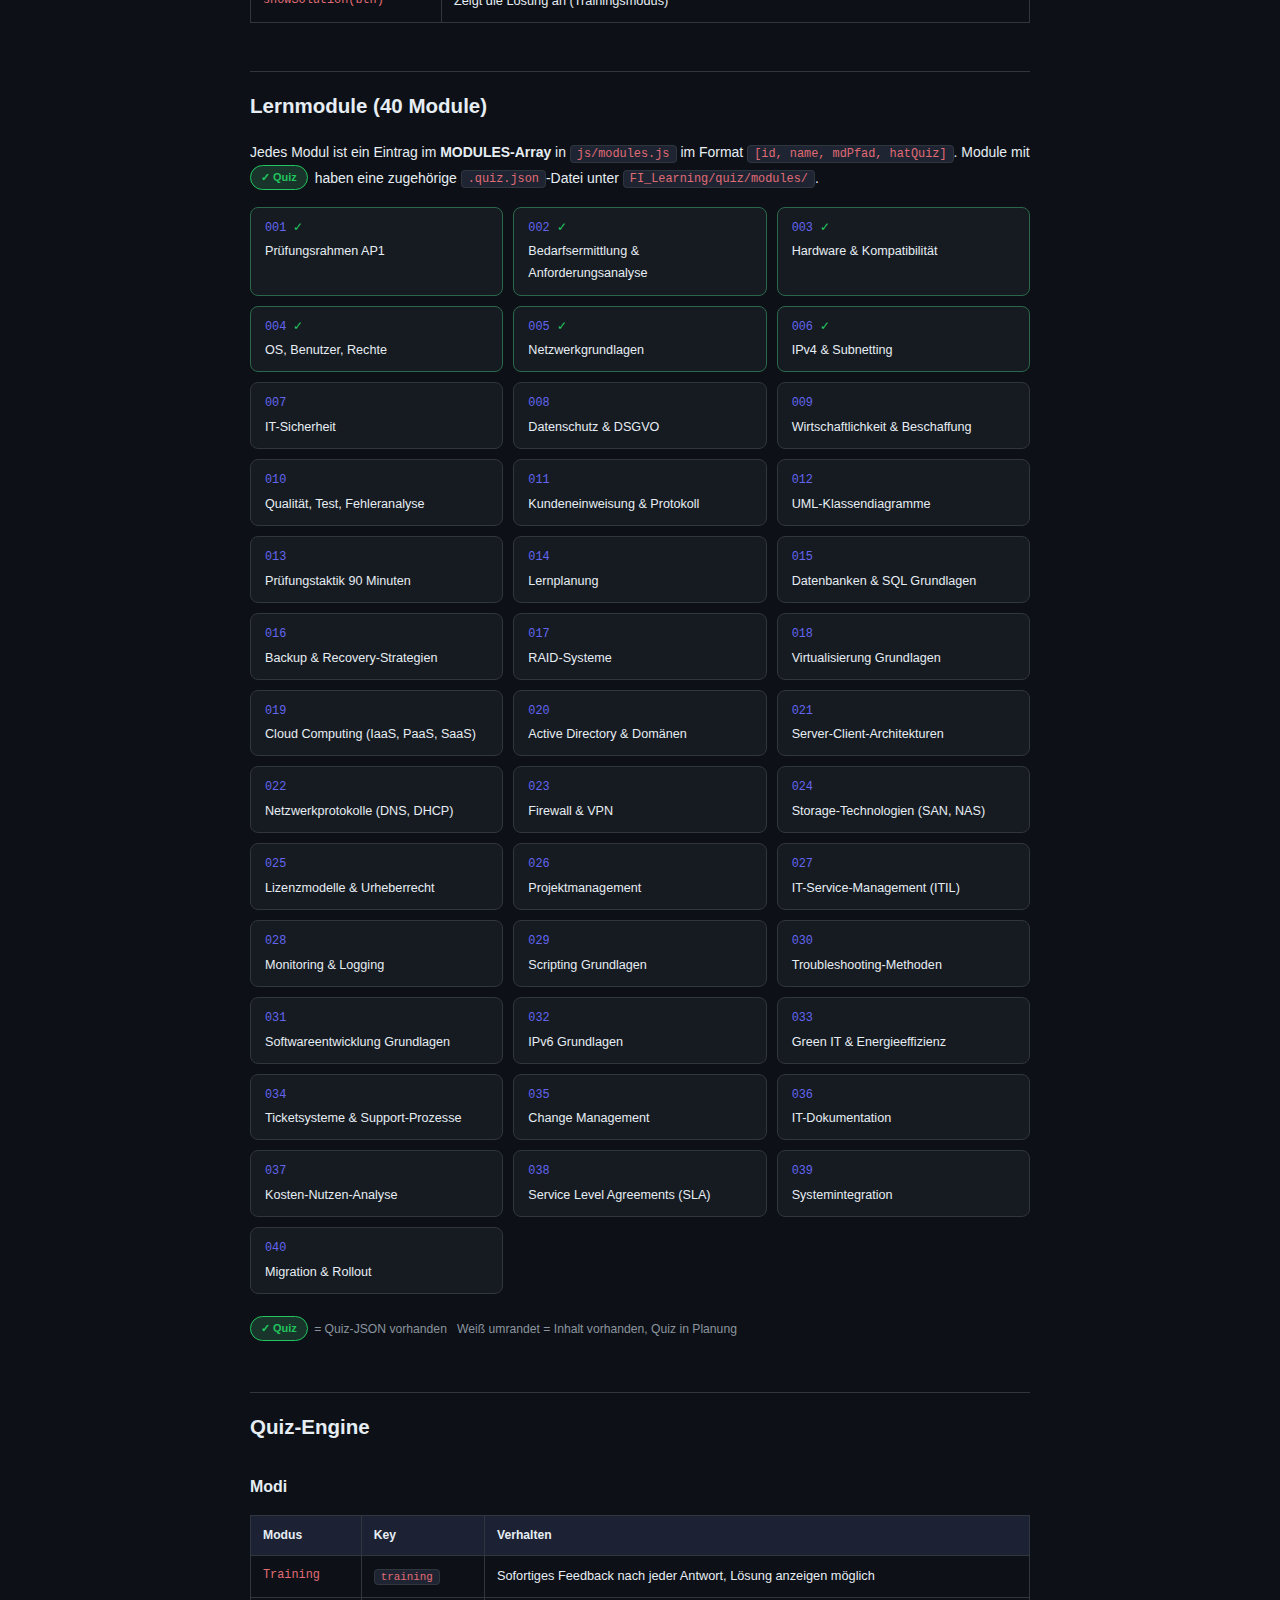
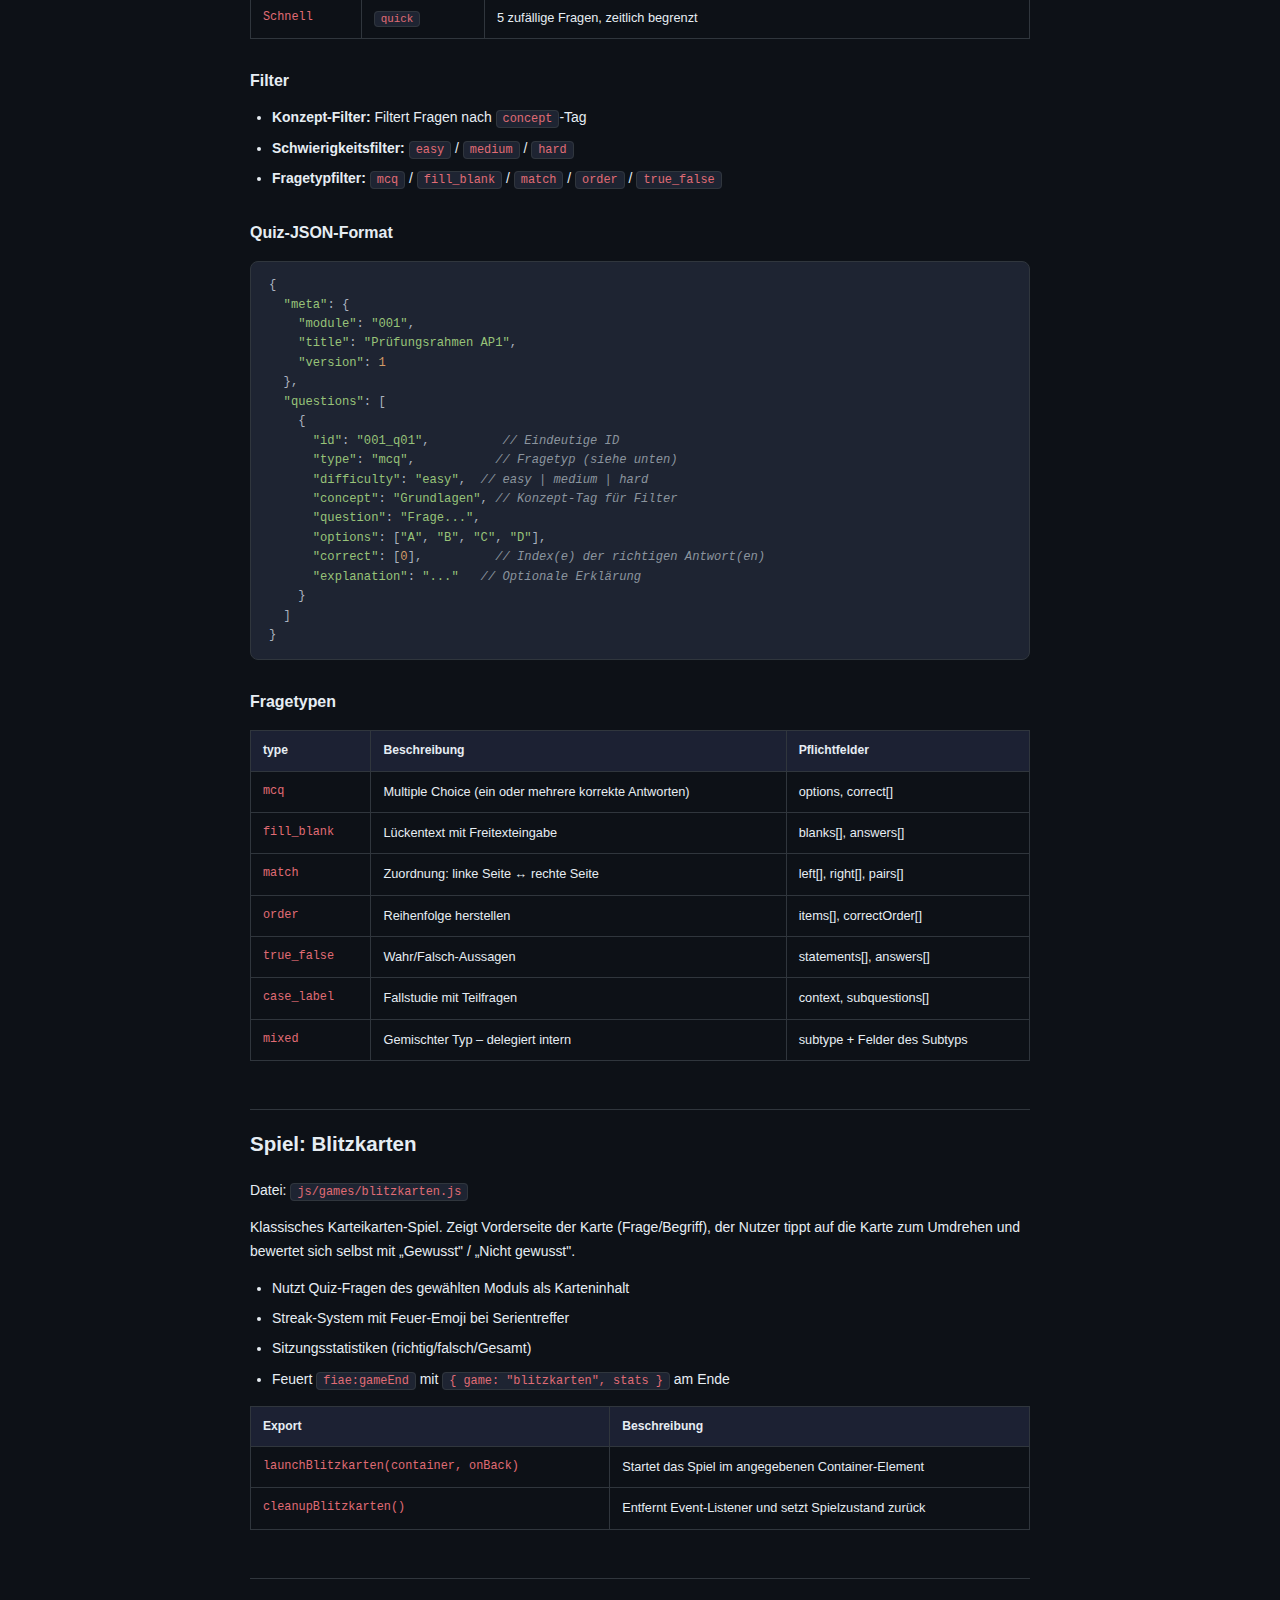
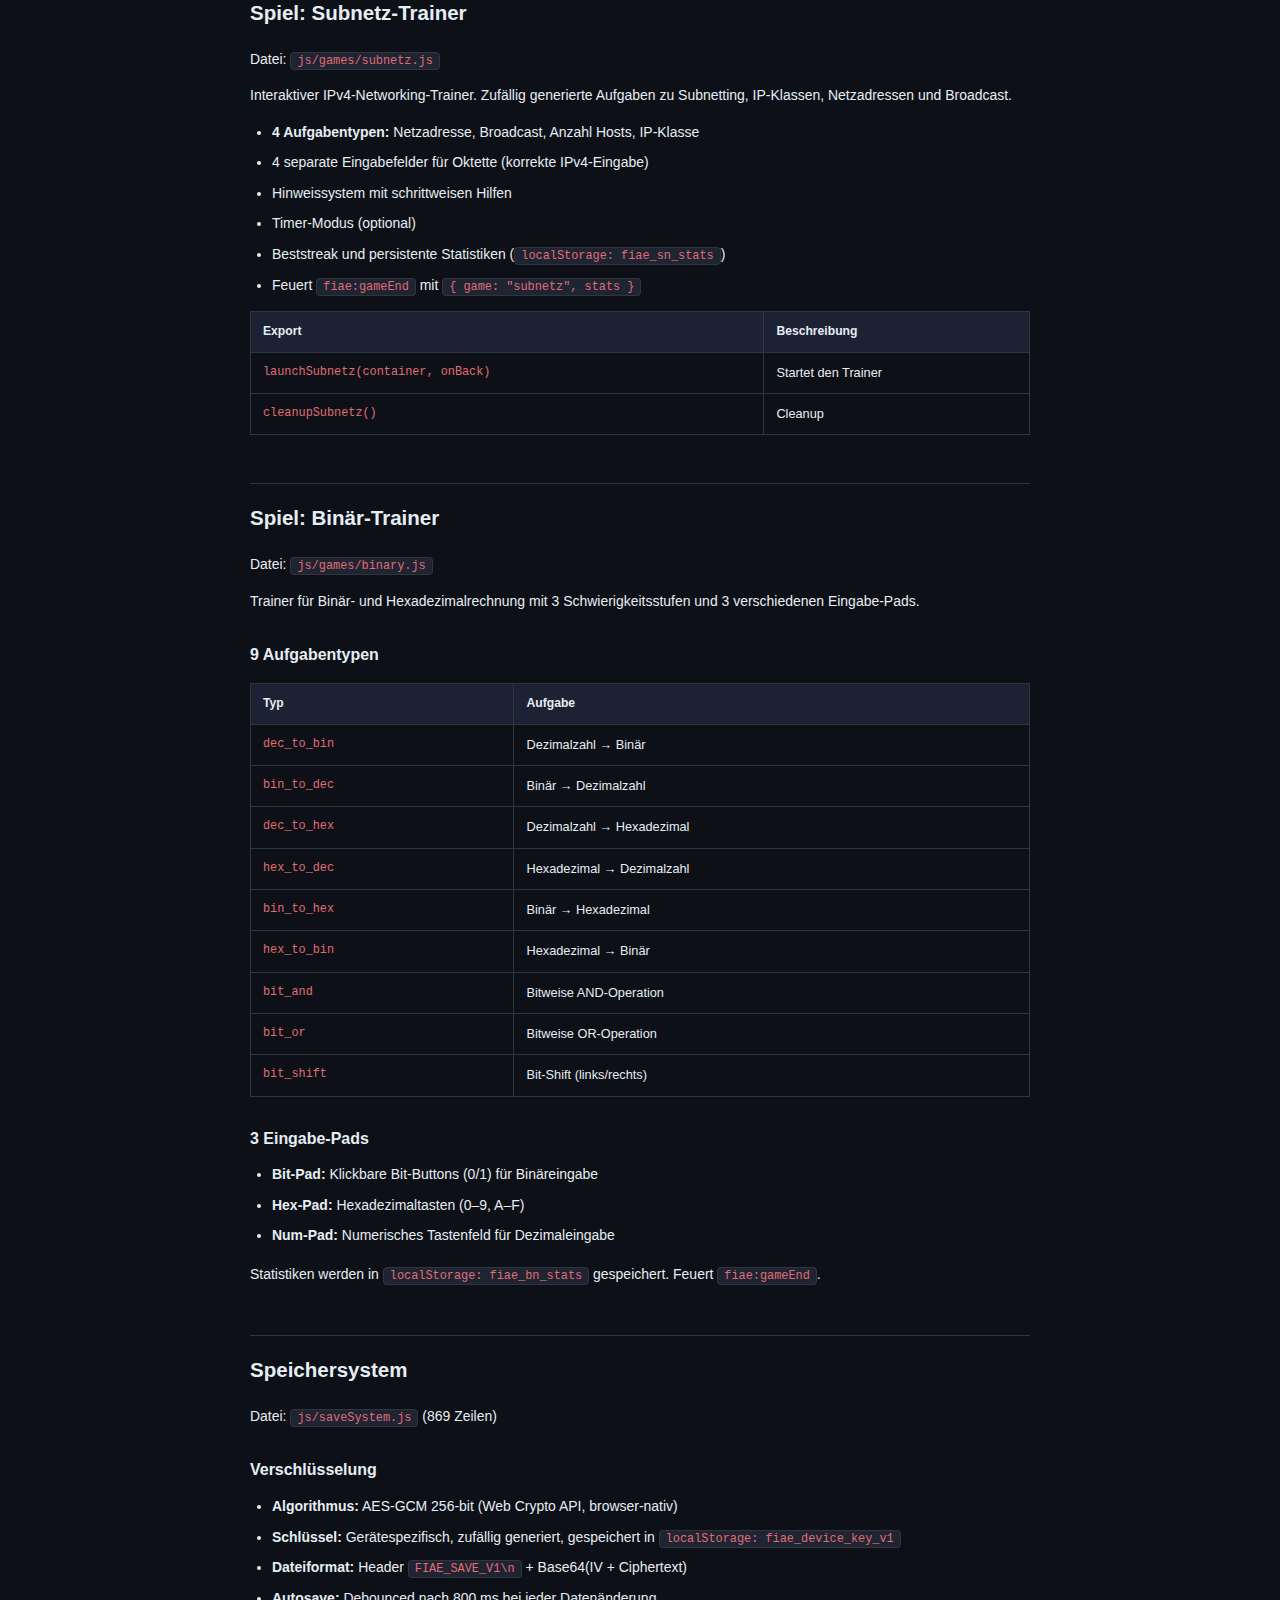
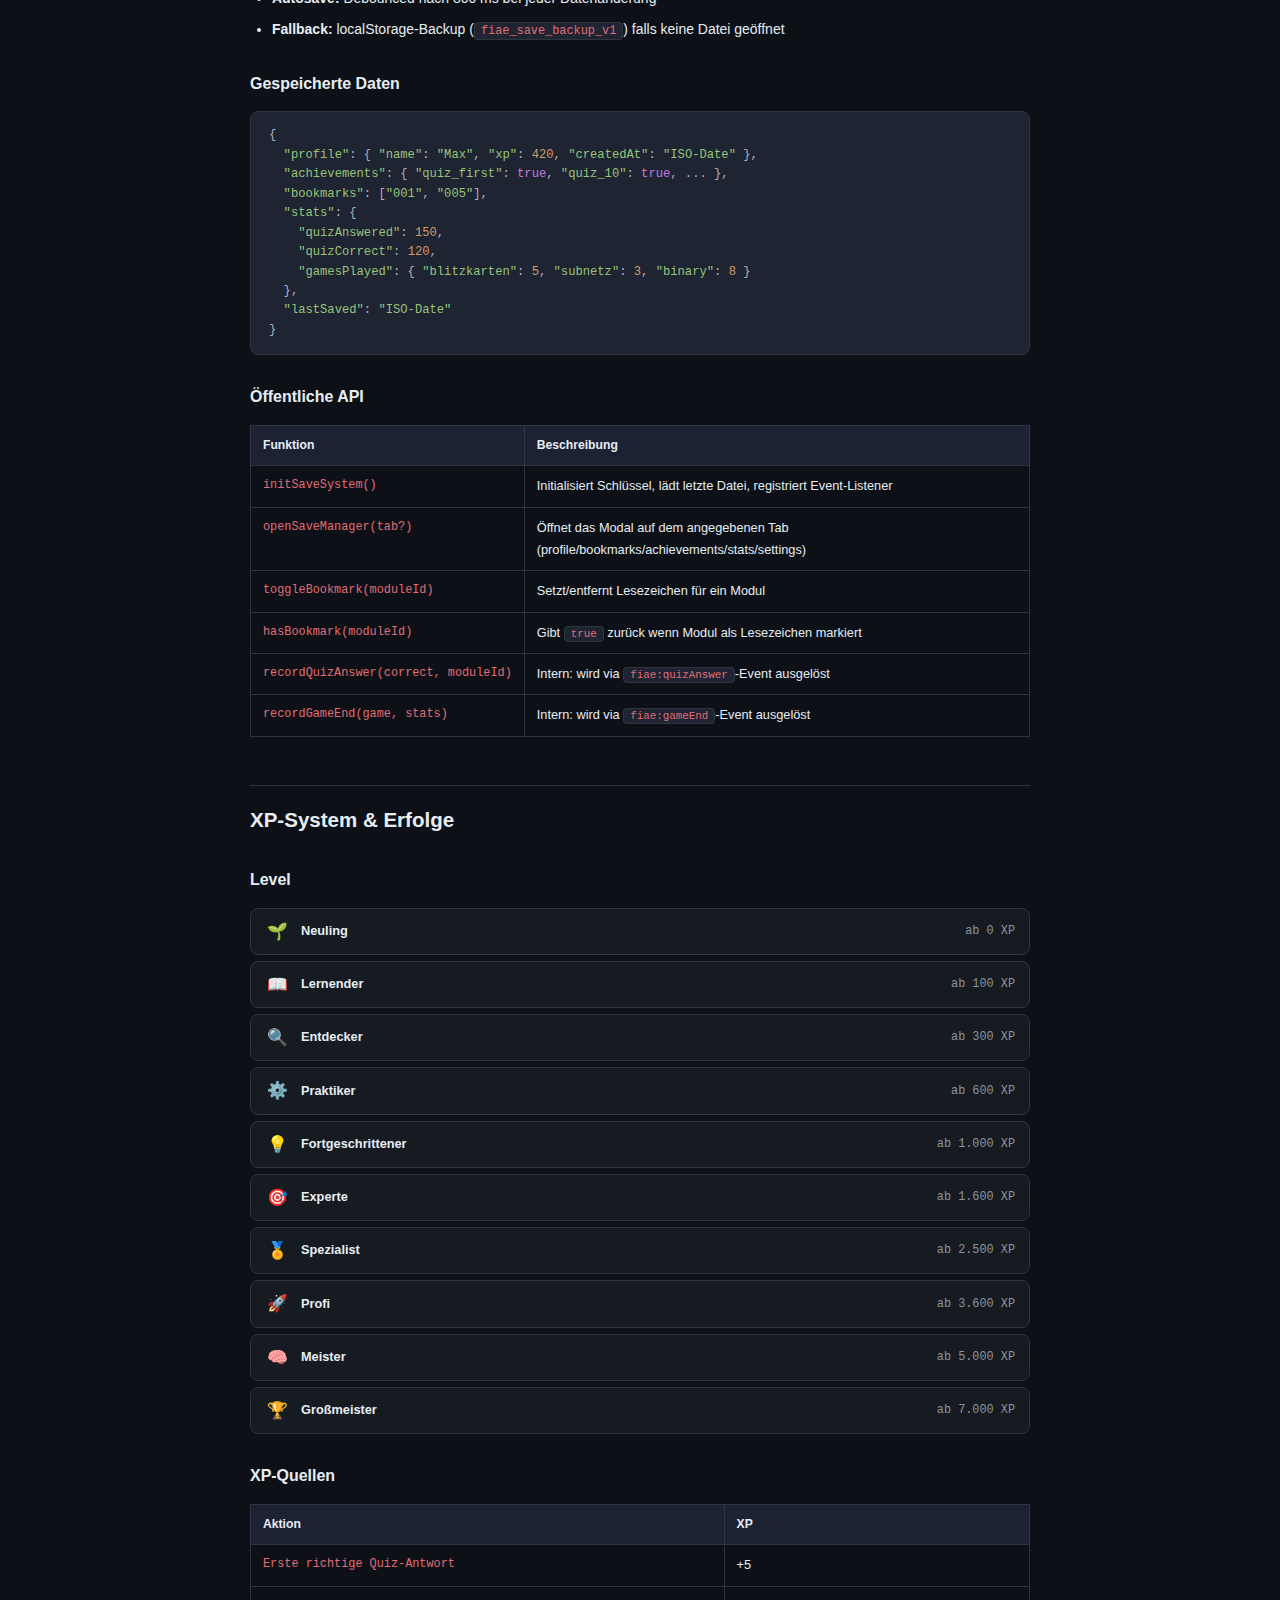
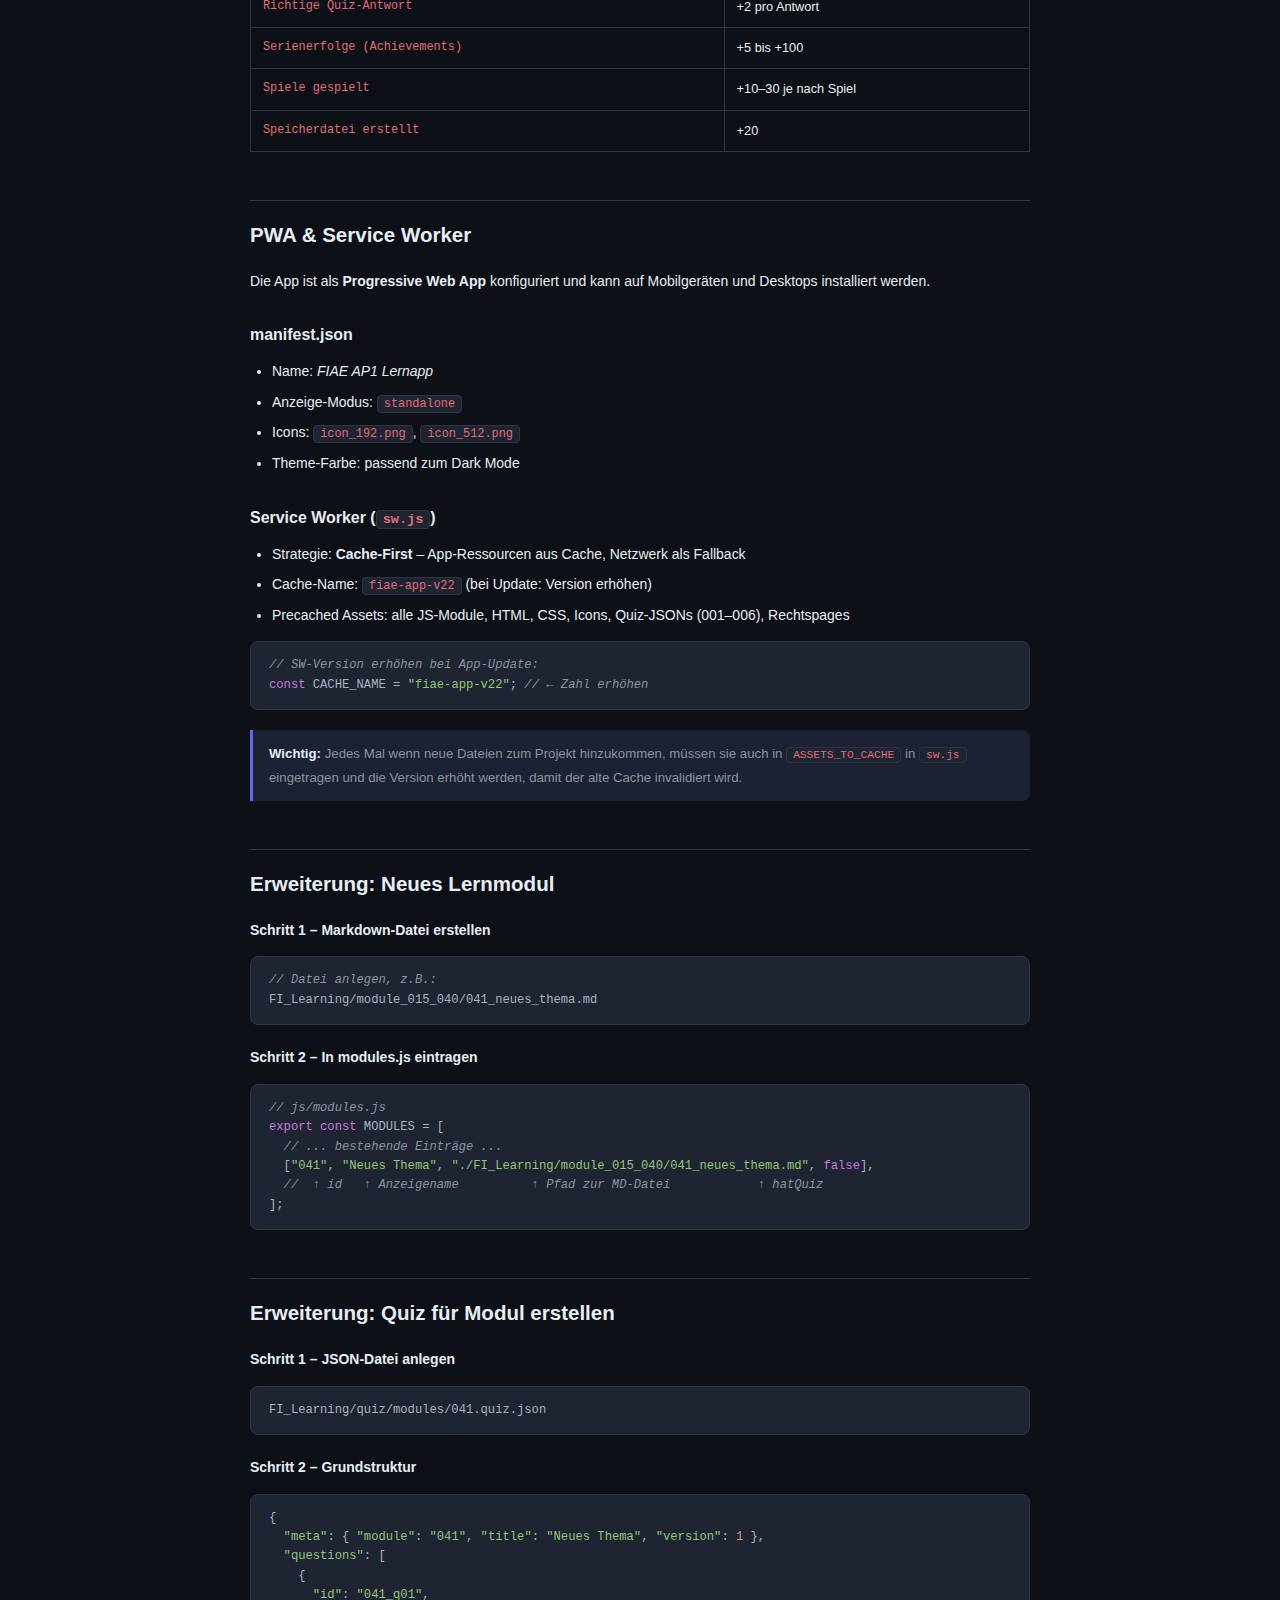
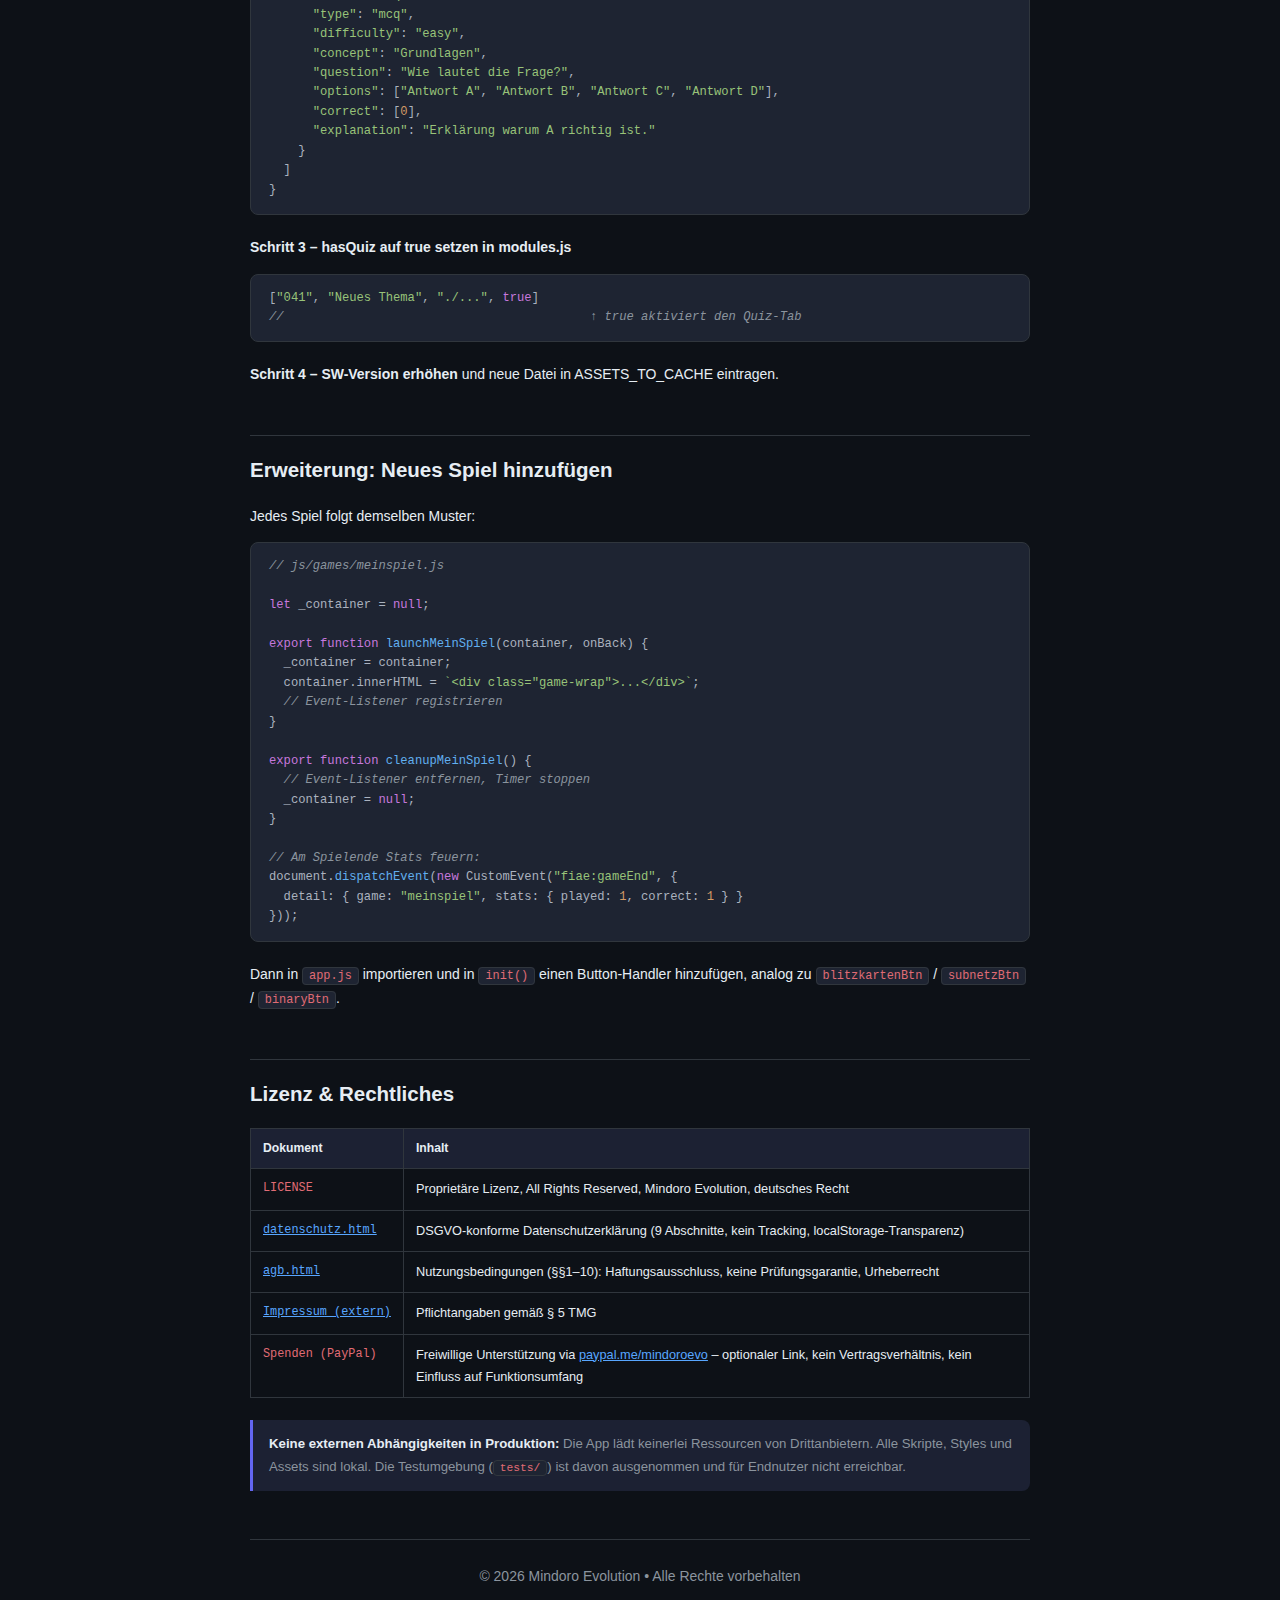
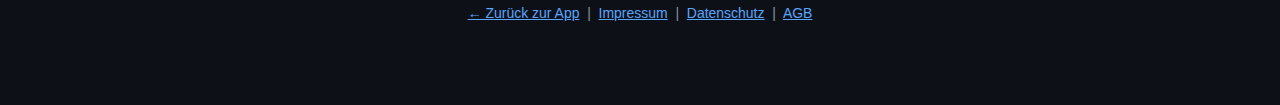
<file: dokumentation.html>
<!doctype html>
<html lang="de" data-theme="dark">
<head>
  <meta charset="UTF-8" />
  <meta name="viewport" content="width=device-width, initial-scale=1.0" />
  <meta name="robots" content="noindex, nofollow" />
  <title>Dokumentation – FIAE AP1 Lernapp</title>
  <style>
    :root {
      --bg:       #0d1117;
      --text:     #e6edf3;
      --muted:    #8b949e;
      --border:   #30363d;
      --card-bg:  #161b22;
      --accent:   #6366f1;
      --green:    #22c55e;
      --yellow:   #f59e0b;
      --red:      #ef4444;
      --link:     #58a6ff;
      --code-bg:  #1e2432;
    }
    [data-theme="light"] {
      --bg:      #f6f8fa;
      --text:    #1f2328;
      --muted:   #656d76;
      --border:  #d0d7de;
      --card-bg: #ffffff;
      --accent:  #5b5fc7;
      --link:    #0969da;
      --code-bg: #f0f2f5;
    }
    *, *::before, *::after { box-sizing: border-box; margin: 0; padding: 0; }
    html, body {
      background: var(--bg);
      color: var(--text);
      font-family: -apple-system, BlinkMacSystemFont, "Segoe UI", Helvetica, Arial, sans-serif;
      font-size: 0.95rem;
      line-height: 1.75;
      overflow-x: hidden;
    }

    /* ── Layout ── */
    .layout { display: block; min-height: 100vh; }
    .doc-nav { display: none; }

    /* ── Main Content ── */
    .doc-main {
      width: 100%;
      max-width: 860px;
      margin: 0 auto;
      padding: 32px 20px 80px;
      overflow-x: hidden;
    }
    @media (min-width: 640px) {
      .doc-main { padding: 40px 40px 80px; }
    }

    /* ── Typography ── */
    h1.page-title {
      font-size: 2rem;
      margin-bottom: 6px;
      border-bottom: 2px solid var(--accent);
      padding-bottom: 10px;
    }
    .page-subtitle { color: var(--muted); font-size: 0.9rem; margin-bottom: 40px; }
    h2 {
      font-size: 1.35rem;
      margin: 48px 0 16px;
      padding-top: 16px;
      border-top: 1px solid var(--border);
      color: var(--text);
      scroll-margin-top: 24px;
    }
    h2:first-of-type { margin-top: 0; border-top: none; padding-top: 0; }
    h3 {
      font-size: 1.05rem;
      margin: 28px 0 10px;
      color: var(--text);
      scroll-margin-top: 24px;
    }
    p { margin-bottom: 12px; font-size: 0.92rem; }
    p:last-child { margin-bottom: 0; }
    ul, ol { padding-left: 22px; margin-bottom: 14px; font-size: 0.92rem; }
    li { margin-bottom: 6px; }
    a { color: var(--link); }
    strong { color: var(--text); }

    /* ── Code ── */
    code {
      font-family: "Courier New", Consolas, monospace;
      font-size: 0.82rem;
      background: var(--code-bg);
      border: 1px solid var(--border);
      padding: 1px 6px;
      border-radius: 4px;
      color: #e06c75;
    }
    pre {
      background: var(--code-bg);
      border: 1px solid var(--border);
      border-radius: 10px;
      padding: 18px 20px;
      overflow-x: auto;
      margin: 14px 0 20px;
      font-size: 0.82rem;
      line-height: 1.6;
    }
    pre code {
      background: none;
      border: none;
      padding: 0;
      color: #abb2bf;
    }
    .kw  { color: #c678dd; }
    .str { color: #98c379; }
    .cmt { color: #5c6370; font-style: italic; }
    .num { color: #d19a66; }
    .fn  { color: #61afef; }

    /* ── Badges ── */
    .badge {
      display: inline-block;
      padding: 2px 10px;
      border-radius: 20px;
      font-size: 0.72rem;
      font-weight: 700;
      margin: 0 3px 3px 0;
      vertical-align: middle;
    }
    .badge-green  { background: color-mix(in srgb,var(--green)  15%,var(--card-bg)); border:1px solid var(--green);  color:var(--green);  }
    .badge-yellow { background: color-mix(in srgb,var(--yellow) 15%,var(--card-bg)); border:1px solid var(--yellow); color:var(--yellow); }
    .badge-red    { background: color-mix(in srgb,var(--red)    15%,var(--card-bg)); border:1px solid var(--red);    color:var(--red);    }
    .badge-accent { background: color-mix(in srgb,var(--accent) 15%,var(--card-bg)); border:1px solid var(--accent); color:var(--accent); }
    .badge-muted  { background: color-mix(in srgb,var(--muted)  10%,var(--card-bg)); border:1px solid var(--border); color:var(--muted);  }

    /* ── Cards / Boxes ── */
    .card {
      background: var(--card-bg);
      border: 1px solid var(--border);
      border-radius: 12px;
      padding: 18px 22px;
      margin-bottom: 16px;
    }
    .card h4 { font-size: 0.95rem; margin-bottom: 8px; }
    .info-box {
      background: color-mix(in srgb,var(--accent) 8%,var(--card-bg));
      border-left: 3px solid var(--accent);
      border-radius: 0 8px 8px 0;
      padding: 12px 16px;
      font-size: 0.87rem;
      margin: 14px 0;
      color: var(--muted);
    }
    .info-box strong { color: var(--text); }

    /* ── File Tree ── */
    .filetree {
      background: var(--code-bg);
      border: 1px solid var(--border);
      border-radius: 10px;
      padding: 18px 22px;
      font-family: "Courier New", monospace;
      font-size: 0.82rem;
      line-height: 1.9;
      margin: 14px 0 20px;
      overflow-x: auto;
      -webkit-overflow-scrolling: touch;
    }
    .filetree .dir  { color: var(--link); font-weight: 600; }
    .filetree .file { color: #abb2bf; }
    .filetree .note { color: var(--muted); font-style: italic; }

    /* ── Code Blocks ── */
    pre {
      background: var(--code-bg);
      border: 1px solid var(--border);
      border-radius: 8px;
      padding: 14px 18px;
      font-family: "Courier New", monospace;
      font-size: 0.8rem;
      line-height: 1.6;
      margin: 14px 0 20px;
      overflow-x: auto;
      -webkit-overflow-scrolling: touch;
      white-space: pre;
    }
    code { font-family: "Courier New", monospace; font-size: 0.85em; }
    pre code { font-size: inherit; }
    .kw  { color: #c678dd; }
    .str { color: #98c379; }
    .num { color: #d19a66; }
    .fn  { color: #61afef; }
    .cmt { color: var(--muted); font-style: italic; }

    /* ── Function Table ── */
    .table-wrap { width: 100%; overflow-x: auto; -webkit-overflow-scrolling: touch; margin: 14px 0 22px; }
    table {
      width: 100%;
      min-width: 460px;
      border-collapse: collapse;
      font-size: 0.84rem;
      margin: 0;
    }
    th, td { padding: 9px 12px; border: 1px solid var(--border); text-align: left; vertical-align: top; }
    th { background: color-mix(in srgb,var(--accent) 8%,var(--card-bg)); font-weight: 600; font-size: 0.8rem; }
    td:first-child { font-family: "Courier New", monospace; font-size: 0.78rem; color: #e06c75; white-space: nowrap; }

    /* ── Module Grid ── */
    .module-grid {
      display: grid;
      grid-template-columns: repeat(auto-fill, minmax(220px, 1fr));
      gap: 10px;
      margin: 14px 0 22px;
    }
    .module-tile {
      background: var(--card-bg);
      border: 1px solid var(--border);
      border-radius: 8px;
      padding: 10px 14px;
      font-size: 0.82rem;
    }
    .module-tile .mod-id { color: var(--accent); font-family: monospace; font-size: 0.78rem; }
    .module-tile .mod-name { color: var(--text); font-weight: 500; font-size: 0.83rem; margin-top: 2px; }
    .module-tile.has-quiz { border-color: color-mix(in srgb,var(--green) 35%,var(--border)); }
    .module-tile.has-quiz .mod-id::after { content: " ✓"; color: var(--green); }

    /* ── Level Table ── */
    .level-list { display: flex; flex-direction: column; gap: 6px; margin: 14px 0 20px; }
    .level-item {
      display: flex;
      align-items: center;
      gap: 12px;
      background: var(--card-bg);
      border: 1px solid var(--border);
      border-radius: 8px;
      padding: 8px 14px;
      font-size: 0.84rem;
    }
    .level-item .lv-icon { font-size: 1.1rem; width: 24px; text-align: center; }
    .level-item .lv-name { flex: 1; font-weight: 600; }
    .level-item .lv-xp { color: var(--muted); font-size: 0.78rem; font-family: monospace; }

    /* ── Back link ── */
    footer {
      text-align: center;
      font-size: 0.78rem;
      color: var(--muted);
      margin-top: 48px;
      padding-top: 24px;
      border-top: 1px solid var(--border);
    }
    footer a { color: var(--link); }
  </style>
</head>
<body>
<div class="layout">

  <!-- ── Sidebar Navigation ── -->
  <nav class="doc-nav">
    <div class="nav-logo">
      <h1>📚 FIAE AP1</h1>
      <p>Technische Dokumentation</p>
    </div>

    <div class="nav-group">
      <div class="nav-group-title">Einführung</div>
      <a href="#ueberblick">Projektüberblick</a>
      <a href="#techstack">Tech-Stack</a>
      <a href="#dateistruktur">Dateistruktur</a>
    </div>

    <div class="nav-group">
      <div class="nav-group-title">Architektur</div>
      <a href="#architektur">Architektur & Flow</a>
      <a href="#module-js">JS-Module</a>
      <a href="#state">State-Management</a>
    </div>

    <div class="nav-group">
      <div class="nav-group-title">Lernsystem</div>
      <a href="#lernmodule">Lernmodule (40)</a>
      <a href="#quiz-engine">Quiz-Engine</a>
      <a href="#quiz-format">Quiz-JSON-Format</a>
    </div>

    <div class="nav-group">
      <div class="nav-group-title">Spiele</div>
      <a href="#blitzkarten">Blitzkarten</a>
      <a href="#subnetz">Subnetz-Trainer</a>
      <a href="#binary">Binär-Trainer</a>
    </div>

    <div class="nav-group">
      <div class="nav-group-title">System</div>
      <a href="#savesystem">Speichersystem</a>
      <a href="#xp-system">XP & Erfolge</a>
      <a href="#pwa">PWA & Service Worker</a>
    </div>

    <div class="nav-group">
      <div class="nav-group-title">Erweiterung</div>
      <a href="#modul-erstellen">Modul erstellen</a>
      <a href="#quiz-erstellen">Quiz erstellen</a>
      <a href="#spiel-erstellen">Spiel hinzufügen</a>
    </div>

    <div class="nav-group">
      <div class="nav-group-title">Rechtliches</div>
      <a href="#legal">Lizenz & Recht</a>
    </div>
  </nav>

  <!-- ── Main Content ── -->
  <main class="doc-main">
    <h1 class="page-title">FIAE AP1 Lernapp</h1>
    <p class="page-subtitle">
      Technische Dokumentation &bull; Mindoro Evolution &bull; Stand: 21. Februar 2026 &bull;
      <span class="badge badge-accent">v21</span>
      <span class="badge badge-green">PWA</span>
      <span class="badge badge-muted">Vanilla JS</span>
    </p>

    <!-- ══════════════════════════════════════════════ -->
    <h2 id="ueberblick">Projektüberblick</h2>

    <p>
      Die <strong>FIAE AP1 Lernapp</strong> ist eine vollständig clientseitige Progressive Web App
      zur Prüfungsvorbereitung auf die <strong>Abschlussprüfung Teil 1 (AP1)</strong> für
      Fachinformatiker/-innen (FIAE). Sie läuft ohne Backend, ohne Build-Schritt und ohne
      externe Abhängigkeiten im Browser.
    </p>

    <div class="card">
      <h4>Kernfunktionen</h4>
      <ul>
        <li>📖 <strong>40 Lernmodule</strong> mit Markdown-gerendertem Inhalt und Inhaltsverzeichnis</li>
        <li>🧠 <strong>Quiz-Engine</strong> mit 7 Fragetypen, 3 Lernmodi und Filtern</li>
        <li>🃏 <strong>Blitzkarten-Spiel</strong> – Karteikarten mit Flip-Animation und Streak-System</li>
        <li>🌐 <strong>Subnetz-Trainer</strong> – interaktive IPv4-Subnetting-Übungen</li>
        <li>⚡ <strong>Binär-Trainer</strong> – 9 Aufgabentypen, 3 Eingabe-Pads, Timer-Modus</li>
        <li>💾 <strong>Verschlüsseltes Speichersystem</strong> – AES-GCM 256-bit, XP, Erfolge, Lesezeichen</li>
        <li>📱 <strong>PWA</strong> – installierbar, Offline-fähig via Service Worker</li>
        <li>🌙 <strong>Dark / Light Mode</strong> – systemweites Theme-Toggle</li>
      <li>❤️ <strong>Freiwillige Spenden</strong> – PayPal-Spendenlink im Footer &amp; Einstellungen; dezenter Nudge-Toast nach aktiver Nutzung</li>
      </ul>
    </div>

    <!-- ══════════════════════════════════════════════ -->
    <h2 id="techstack">Tech-Stack</h2>

    <div class="table-wrap"><table>
      <thead><tr><th>Bereich</th><th>Technologie</th><th>Details</th></tr></thead>
      <tbody>
        <tr><td>Sprache</td><td>Vanilla JavaScript ES2022</td><td>ES-Module (<code>import/export</code>), kein Bundler, kein TypeScript</td></tr>
        <tr><td>Styling</td><td>CSS3 (Single File)</td><td>CSS Custom Properties, <code>app.css</code> (~3900 Zeilen), kein Framework</td></tr>
        <tr><td>Markup</td><td>HTML5</td><td><code>index.html</code> als Single-Page-App Shell</td></tr>
        <tr><td>Kryptografie</td><td>Web Crypto API (Browser-nativ)</td><td>AES-GCM 256-bit, PBKDF2 – kein externes Crypto-Lib</td></tr>
        <tr><td>Datenpersistenz</td><td>localStorage + File System Access API</td><td>Fallback auf Download/Upload bei nicht unterstützten Browsern</td></tr>
        <tr><td>Offline</td><td>Service Worker</td><td>Cache-First-Strategie, aktuell <code>fiae-app-v22</code></td></tr>
        <tr><td>Inhalte</td><td>Markdown → HTML</td><td>Eigener Markdown-Parser (<code>js/markdown.js</code>), kein externes Lib</td></tr>
        <tr><td>Tests</td><td>Mocha + Chai</td><td>Nur Entwicklungsumgebung (<code>tests/</code>), kein Produktionscode</td></tr>
        <tr><td>Hosting</td><td>Beliebig (statisch)</td><td>GitHub Pages, lokaler Server oder direkt als Datei</td></tr>
      </tbody>
    </table></div>

    <div class="info-box">
      <strong>Kein Build-Schritt:</strong> Die App kann direkt im Browser geöffnet werden.
      Kein <code>npm install</code>, kein Webpack, kein Transpiling. Alle Abhängigkeiten sind
      Browser-nativ.
    </div>

    <!-- ══════════════════════════════════════════════ -->
    <h2 id="dateistruktur">Dateistruktur</h2>

    <div class="filetree">
<span class="dir">/</span> (Workspace-Root)<br>
├── <span class="file">index.html</span>         <span class="note">← App-Shell (SPA), einziger HTML-Einstiegspunkt</span><br>
├── <span class="file">app.css</span>            <span class="note">← Alle Styles (~3900 Zeilen), CSS Custom Properties</span><br>
├── <span class="file">sw.js</span>              <span class="note">← Service Worker, Cache-First, v21</span><br>
├── <span class="file">manifest.json</span>      <span class="note">← PWA-Manifest (Name, Icons, Farben)</span><br>
├── <span class="file">datenschutz.html</span>   <span class="note">← DSGVO Datenschutzerklärung (standalone)</span><br>
├── <span class="file">agb.html</span>           <span class="note">← Nutzungsbedingungen / Haftungsausschluss</span><br>
├── <span class="file">dokumentation.html</span> <span class="note">← Diese Dokumentation</span><br>
├── <span class="file">LICENSE</span>            <span class="note">← Proprietär, All Rights Reserved (Mindoro Evolution)</span><br>
├── <span class="dir">js/</span><br>
│   ├── <span class="file">app.js</span>         <span class="note">← Haupt-Controller (791 Zeilen): Navigation, Rendering, Events</span><br>
│   ├── <span class="file">modules.js</span>     <span class="note">← MODULES-Array: 40 Einträge [id, name, mdPath, hasQuiz]</span><br>
│   ├── <span class="file">state.js</span>       <span class="note">← Globaler State, loadQuizData(), getQuizStats()</span><br>
│   ├── <span class="file">markdown.js</span>    <span class="note">← Eigener Markdown→HTML-Parser + TOC-Generator</span><br>
│   ├── <span class="file">utils.js</span>       <span class="note">← escapeHtml, shuffleArray, inlineMd, generateTocId …</span><br>
│   ├── <span class="file">saveSystem.js</span>  <span class="note">← AES-GCM Speicher, XP, Erfolge, Modal-UI (869 Zeilen)</span><br>
│   ├── <span class="dir">quiz/</span><br>
│   │   ├── <span class="file">sections.js</span>    <span class="note">← HTML-Renderer für 7 Fragetypen</span><br>
│   │   ├── <span class="file">renderers.js</span>   <span class="note">← Quiz-Header, Fortschrittsbar, Ergebnis-Screen</span><br>
│   │   └── <span class="file">validation.js</span>  <span class="note">← checkAnswer(), showSolution(), fiae:quizAnswer-Event</span><br>
│   └── <span class="dir">games/</span><br>
│       ├── <span class="file">blitzkarten.js</span> <span class="note">← Karteikarten-Spiel (launchBlitzkarten, cleanupBlitzkarten)</span><br>
│       ├── <span class="file">subnetz.js</span>     <span class="note">← IPv4-Subnetting-Trainer (launchSubnetz, cleanupSubnetz)</span><br>
│       └── <span class="file">binary.js</span>      <span class="note">← Binär/Hex-Trainer, 9 Typen (launchBinary, cleanupBinary)</span><br>
├── <span class="dir">FI_Learning/</span><br>
│   ├── <span class="dir">module_001_014/</span>    <span class="note">← 14 Markdown-Lerndateien (001–014)</span><br>
│   ├── <span class="dir">module_015_040/</span>    <span class="note">← 26 Markdown-Lerndateien (015–040)</span><br>
│   └── <span class="dir">quiz/modules/</span>      <span class="note">← Quiz-JSON-Dateien: 001.quiz.json … 006.quiz.json</span><br>
├── <span class="dir">icons/</span>               <span class="note">← PWA-Icons (icon_192.png, icon_512.png)</span><br>
├── <span class="dir">docs/</span>               <span class="note">← Interne Markdown-Architekturdokumente</span><br>
└── <span class="dir">tests/</span>              <span class="note">← Entwicklertests (Mocha+Chai, nicht in Produktion)</span>
    </div>

    <!-- ══════════════════════════════════════════════ -->
    <h2 id="architektur">Architektur & Datenfluss</h2>

    <p>
      Die App folgt einer einfachen <strong>Controller-View-Architektur</strong> ohne Framework.
      <code>app.js</code> ist der einzige Controller – er lauscht auf Events, holt Daten über
      <code>state.js</code> und rendert HTML direkt in das DOM.
    </p>

    <pre><code><span class="cmt">// Vereinfachter Datenfluss</span>

<span class="fn">Nutzerinteraktion</span>
  → <span class="fn">handleGlobalClick()</span>           <span class="cmt">// app.js – globaler Delegate</span>
  → <span class="fn">loadModule(moduleId)</span>          <span class="cmt">// app.js – holt MD + Quiz</span>
    → <span class="fn">loadQuizData(moduleId)</span>        <span class="cmt">// state.js – fetch + Cache</span>
    → <span class="fn">markdownToHtml(mdText)</span>        <span class="cmt">// markdown.js – Parser</span>
    → <span class="fn">renderModuleShell()</span>           <span class="cmt">// app.js – DOM schreiben</span>

<span class="fn">Quiz-Antwort</span>
  → <span class="fn">checkAnswer()</span>                 <span class="cmt">// validation.js</span>
  → <span class="str">CustomEvent("fiae:quizAnswer")</span> <span class="cmt">// → saveSystem.js hört zu</span>
  → <span class="fn">recordQuizAnswer()</span>            <span class="cmt">// saveSystem.js – XP + Stats</span>

<span class="fn">Spiel-Ende</span>
  → <span class="str">CustomEvent("fiae:gameEnd")</span>    <span class="cmt">// → saveSystem.js hört zu</span>
  → <span class="fn">recordGameEnd()</span>               <span class="cmt">// saveSystem.js – Stats + Erfolge</span></code></pre>

    <h3>Navigation / Tabs</h3>
    <p>Die App hat <strong>3 Haupt-Tabs</strong>:</p>
    <div class="table-wrap"><table>
      <thead><tr><th>Tab</th><th>ID</th><th>Funktion</th></tr></thead>
      <tbody>
        <tr><td>tabLernen</td><td><code>tabLernen</code></td><td>Modul-Inhalt ansehen (Markdown gerendert)</td></tr>
        <tr><td>tabQuiz</td><td><code>tabQuiz</code></td><td>Quizmodus für das aktuelle Modul</td></tr>
        <tr><td>tabSpiele</td><td><code>tabSpiele</code></td><td>Spiele-Übersichtsseite mit 3 Spielen</td></tr>
      </tbody>
    </table></div>

    <!-- ══════════════════════════════════════════════ -->
    <h2 id="module-js">JavaScript-Module – Übersicht</h2>

    <h3 id="state">state.js</h3>
    <div class="table-wrap"><table>
      <thead><tr><th>Export</th><th>Art</th><th>Beschreibung</th></tr></thead>
      <tbody>
        <tr><td>state</td><td>Objekt</td><td>Globaler App-State (currentModuleId, currentQuizData, Cache-Objekte, Filter, Modi)</td></tr>
        <tr><td>QUIZ_BASE_PATH</td><td>Konstante</td><td>Basispfad für Quiz-JSON-Dateien</td></tr>
        <tr><td>loadQuizData(id)</td><td>async Funktion</td><td>Lädt und cachet Quiz-JSON; gibt Fallback bei Fehler zurück</td></tr>
        <tr><td>getAvailableConcepts()</td><td>Funktion</td><td>Liefert Liste aller Konzepte aus den geladenen Fragen</td></tr>
        <tr><td>getQuizStats()</td><td>Funktion</td><td>Berechnet Statistiken (richtig/falsch/unanswered) für aktuelle Session</td></tr>
      </tbody>
    </table></div>

    <h3>utils.js</h3>
    <div class="table-wrap"><table>
      <thead><tr><th>Export</th><th>Beschreibung</th></tr></thead>
      <tbody>
        <tr><td>escapeHtml(text)</td><td>XSS-Schutz – ersetzt <code>&lt; &gt; &amp;</code></td></tr>
        <tr><td>escapeAttr(text)</td><td>Wie <code>escapeHtml</code> + escapte Anführungszeichen</td></tr>
        <tr><td>inlineMd(text)</td><td>Rendert Inline-Markdown (fett, kursiv, code) in HTML</td></tr>
        <tr><td>generateTocId(text)</td><td>Erzeugt URL-freundliche Anker-IDs aus Überschriften</td></tr>
        <tr><td>shuffleArray(arr)</td><td>Fisher-Yates-Shuffle in-place</td></tr>
        <tr><td>arraysEqual(a, b)</td><td>Tiefenvergleich zweier Arrays (für Reihenfolge-Fragen)</td></tr>
      </tbody>
    </table></div>

    <h3>markdown.js</h3>
    <p>Eigener Markdown → HTML Parser, keine externen Abhängigkeiten. Unterstützt:</p>
    <ul>
      <li>Überschriften H1–H4 inklusive automatischem TOC-Generierung mit Anker-Links</li>
      <li>Fett, Kursiv, Inline-Code, Links</li>
      <li>Ungeordnete und geordnete Listen (auch verschachtelt)</li>
      <li>Code-Blöcke (dreifache Backticks) mit optionaler Sprachmarkierung</li>
      <li>Tabellen (GFM-Stil)</li>
      <li>Blockquotes</li>
      <li>Horizontale Trennlinien</li>
    </ul>

    <h3>quiz/sections.js</h3>
    <p>Rendert HTML für jeden Quiz-Fragetyp. Jede Funktion gibt einen HTML-String zurück:</p>
    <div class="table-wrap"><table>
      <thead><tr><th>Funktion</th><th>Fragetyp</th></tr></thead>
      <tbody>
        <tr><td>renderMcqSection(q)</td><td>Multiple-Choice (Einfach- und Mehrfachauswahl)</td></tr>
        <tr><td>renderFillBlankSection(q)</td><td>Lückentexte mit Texteingabe</td></tr>
        <tr><td>renderMatchSection(q)</td><td>Zuordnungsaufgaben (links ↔ rechts)</td></tr>
        <tr><td>renderOrderSection(q)</td><td>Reihenfolge-Aufgaben (Drag-ähnlich per Buttons)</td></tr>
        <tr><td>renderTrueFalseSection(q)</td><td>Wahr/Falsch-Aussagen</td></tr>
        <tr><td>renderCaseLabSection(q)</td><td>Fallstudie / Labeling (Textpassage + Fragen)</td></tr>
        <tr><td>renderMixedSection(q)</td><td>Gemischter Typ (delegiert an passenden Renderer)</td></tr>
      </tbody>
    </table></div>

    <h3>quiz/validation.js</h3>
    <div class="table-wrap"><table>
      <thead><tr><th>Funktion</th><th>Beschreibung</th></tr></thead>
      <tbody>
        <tr><td>checkAnswer(btn)</td><td>Wertet die aktuelle Antwort aus, zeigt Feedback, feuert <code>fiae:quizAnswer</code></td></tr>
        <tr><td>showSolution(btn)</td><td>Zeigt die Lösung an (Trainingsmodus)</td></tr>
      </tbody>
    </table></div>

    <!-- ══════════════════════════════════════════════ -->
    <h2 id="lernmodule">Lernmodule (40 Module)</h2>

    <p>
      Jedes Modul ist ein Eintrag im <strong>MODULES-Array</strong> in <code>js/modules.js</code>
      im Format <code>[id, name, mdPfad, hatQuiz]</code>.
      Module mit <span class="badge badge-green">✓ Quiz</span> haben eine zugehörige
      <code>.quiz.json</code>-Datei unter <code>FI_Learning/quiz/modules/</code>.
    </p>

    <div class="module-grid">
      <div class="module-tile has-quiz"><div class="mod-id">001</div><div class="mod-name">Prüfungsrahmen AP1</div></div>
      <div class="module-tile has-quiz"><div class="mod-id">002</div><div class="mod-name">Bedarfsermittlung & Anforderungsanalyse</div></div>
      <div class="module-tile has-quiz"><div class="mod-id">003</div><div class="mod-name">Hardware & Kompatibilität</div></div>
      <div class="module-tile has-quiz"><div class="mod-id">004</div><div class="mod-name">OS, Benutzer, Rechte</div></div>
      <div class="module-tile has-quiz"><div class="mod-id">005</div><div class="mod-name">Netzwerkgrundlagen</div></div>
      <div class="module-tile has-quiz"><div class="mod-id">006</div><div class="mod-name">IPv4 & Subnetting</div></div>
      <div class="module-tile"><div class="mod-id">007</div><div class="mod-name">IT-Sicherheit</div></div>
      <div class="module-tile"><div class="mod-id">008</div><div class="mod-name">Datenschutz & DSGVO</div></div>
      <div class="module-tile"><div class="mod-id">009</div><div class="mod-name">Wirtschaftlichkeit & Beschaffung</div></div>
      <div class="module-tile"><div class="mod-id">010</div><div class="mod-name">Qualität, Test, Fehleranalyse</div></div>
      <div class="module-tile"><div class="mod-id">011</div><div class="mod-name">Kundeneinweisung & Protokoll</div></div>
      <div class="module-tile"><div class="mod-id">012</div><div class="mod-name">UML-Klassendiagramme</div></div>
      <div class="module-tile"><div class="mod-id">013</div><div class="mod-name">Prüfungstaktik 90 Minuten</div></div>
      <div class="module-tile"><div class="mod-id">014</div><div class="mod-name">Lernplanung</div></div>
      <div class="module-tile"><div class="mod-id">015</div><div class="mod-name">Datenbanken & SQL Grundlagen</div></div>
      <div class="module-tile"><div class="mod-id">016</div><div class="mod-name">Backup & Recovery-Strategien</div></div>
      <div class="module-tile"><div class="mod-id">017</div><div class="mod-name">RAID-Systeme</div></div>
      <div class="module-tile"><div class="mod-id">018</div><div class="mod-name">Virtualisierung Grundlagen</div></div>
      <div class="module-tile"><div class="mod-id">019</div><div class="mod-name">Cloud Computing (IaaS, PaaS, SaaS)</div></div>
      <div class="module-tile"><div class="mod-id">020</div><div class="mod-name">Active Directory & Domänen</div></div>
      <div class="module-tile"><div class="mod-id">021</div><div class="mod-name">Server-Client-Architekturen</div></div>
      <div class="module-tile"><div class="mod-id">022</div><div class="mod-name">Netzwerkprotokolle (DNS, DHCP)</div></div>
      <div class="module-tile"><div class="mod-id">023</div><div class="mod-name">Firewall & VPN</div></div>
      <div class="module-tile"><div class="mod-id">024</div><div class="mod-name">Storage-Technologien (SAN, NAS)</div></div>
      <div class="module-tile"><div class="mod-id">025</div><div class="mod-name">Lizenzmodelle & Urheberrecht</div></div>
      <div class="module-tile"><div class="mod-id">026</div><div class="mod-name">Projektmanagement</div></div>
      <div class="module-tile"><div class="mod-id">027</div><div class="mod-name">IT-Service-Management (ITIL)</div></div>
      <div class="module-tile"><div class="mod-id">028</div><div class="mod-name">Monitoring & Logging</div></div>
      <div class="module-tile"><div class="mod-id">029</div><div class="mod-name">Scripting Grundlagen</div></div>
      <div class="module-tile"><div class="mod-id">030</div><div class="mod-name">Troubleshooting-Methoden</div></div>
      <div class="module-tile"><div class="mod-id">031</div><div class="mod-name">Softwareentwicklung Grundlagen</div></div>
      <div class="module-tile"><div class="mod-id">032</div><div class="mod-name">IPv6 Grundlagen</div></div>
      <div class="module-tile"><div class="mod-id">033</div><div class="mod-name">Green IT & Energieeffizienz</div></div>
      <div class="module-tile"><div class="mod-id">034</div><div class="mod-name">Ticketsysteme & Support-Prozesse</div></div>
      <div class="module-tile"><div class="mod-id">035</div><div class="mod-name">Change Management</div></div>
      <div class="module-tile"><div class="mod-id">036</div><div class="mod-name">IT-Dokumentation</div></div>
      <div class="module-tile"><div class="mod-id">037</div><div class="mod-name">Kosten-Nutzen-Analyse</div></div>
      <div class="module-tile"><div class="mod-id">038</div><div class="mod-name">Service Level Agreements (SLA)</div></div>
      <div class="module-tile"><div class="mod-id">039</div><div class="mod-name">Systemintegration</div></div>
      <div class="module-tile"><div class="mod-id">040</div><div class="mod-name">Migration & Rollout</div></div>
    </div>
    <p style="font-size:0.8rem;color:var(--muted);">
      <span class="badge badge-green">✓ Quiz</span> = Quiz-JSON vorhanden &nbsp;
      Weiß umrandet = Inhalt vorhanden, Quiz in Planung
    </p>

    <!-- ══════════════════════════════════════════════ -->
    <h2 id="quiz-engine">Quiz-Engine</h2>

    <h3>Modi</h3>
    <div class="table-wrap"><table>
      <thead><tr><th>Modus</th><th>Key</th><th>Verhalten</th></tr></thead>
      <tbody>
        <tr><td>Training</td><td><code>training</code></td><td>Sofortiges Feedback nach jeder Antwort, Lösung anzeigen möglich</td></tr>
        <tr><td>Schnell</td><td><code>quick</code></td><td>5 zufällige Fragen, zeitlich begrenzt</td></tr>
      </tbody>
    </table></div>

    <h3>Filter</h3>
    <ul>
      <li><strong>Konzept-Filter:</strong> Filtert Fragen nach <code>concept</code>-Tag</li>
      <li><strong>Schwierigkeitsfilter:</strong> <code>easy</code> / <code>medium</code> / <code>hard</code></li>
      <li><strong>Fragetypfilter:</strong> <code>mcq</code> / <code>fill_blank</code> / <code>match</code> / <code>order</code> / <code>true_false</code></li>
    </ul>

    <h3 id="quiz-format">Quiz-JSON-Format</h3>
    <pre><code>{
  <span class="str">"meta"</span>: {
    <span class="str">"module"</span>: <span class="str">"001"</span>,
    <span class="str">"title"</span>: <span class="str">"Prüfungsrahmen AP1"</span>,
    <span class="str">"version"</span>: <span class="num">1</span>
  },
  <span class="str">"questions"</span>: [
    {
      <span class="str">"id"</span>: <span class="str">"001_q01"</span>,          <span class="cmt">// Eindeutige ID</span>
      <span class="str">"type"</span>: <span class="str">"mcq"</span>,           <span class="cmt">// Fragetyp (siehe unten)</span>
      <span class="str">"difficulty"</span>: <span class="str">"easy"</span>,  <span class="cmt">// easy | medium | hard</span>
      <span class="str">"concept"</span>: <span class="str">"Grundlagen"</span>, <span class="cmt">// Konzept-Tag für Filter</span>
      <span class="str">"question"</span>: <span class="str">"Frage..."</span>,
      <span class="str">"options"</span>: [<span class="str">"A"</span>, <span class="str">"B"</span>, <span class="str">"C"</span>, <span class="str">"D"</span>],
      <span class="str">"correct"</span>: [<span class="num">0</span>],          <span class="cmt">// Index(e) der richtigen Antwort(en)</span>
      <span class="str">"explanation"</span>: <span class="str">"..."</span>   <span class="cmt">// Optionale Erklärung</span>
    }
  ]
}</code></pre>

    <h3>Fragetypen</h3>
    <div class="table-wrap"><table>
      <thead><tr><th>type</th><th>Beschreibung</th><th>Pflichtfelder</th></tr></thead>
      <tbody>
        <tr><td>mcq</td><td>Multiple Choice (ein oder mehrere korrekte Antworten)</td><td>options, correct[]</td></tr>
        <tr><td>fill_blank</td><td>Lückentext mit Freitexteingabe</td><td>blanks[], answers[]</td></tr>
        <tr><td>match</td><td>Zuordnung: linke Seite ↔ rechte Seite</td><td>left[], right[], pairs[]</td></tr>
        <tr><td>order</td><td>Reihenfolge herstellen</td><td>items[], correctOrder[]</td></tr>
        <tr><td>true_false</td><td>Wahr/Falsch-Aussagen</td><td>statements[], answers[]</td></tr>
        <tr><td>case_label</td><td>Fallstudie mit Teilfragen</td><td>context, subquestions[]</td></tr>
        <tr><td>mixed</td><td>Gemischter Typ – delegiert intern</td><td>subtype + Felder des Subtyps</td></tr>
      </tbody>
    </table></div>

    <!-- ══════════════════════════════════════════════ -->
    <h2 id="blitzkarten">Spiel: Blitzkarten</h2>

    <p>Datei: <code>js/games/blitzkarten.js</code></p>
    <p>
      Klassisches Karteikarten-Spiel. Zeigt Vorderseite der Karte (Frage/Begriff),
      der Nutzer tippt auf die Karte zum Umdrehen und bewertet sich selbst mit
      „Gewusst" / „Nicht gewusst".
    </p>
    <ul>
      <li>Nutzt Quiz-Fragen des gewählten Moduls als Karteninhalt</li>
      <li>Streak-System mit Feuer-Emoji bei Serientreffer</li>
      <li>Sitzungsstatistiken (richtig/falsch/Gesamt)</li>
      <li>Feuert <code>fiae:gameEnd</code> mit <code>{ game: "blitzkarten", stats }</code> am Ende</li>
    </ul>
    <div class="table-wrap"><table>
      <thead><tr><th>Export</th><th>Beschreibung</th></tr></thead>
      <tbody>
        <tr><td>launchBlitzkarten(container, onBack)</td><td>Startet das Spiel im angegebenen Container-Element</td></tr>
        <tr><td>cleanupBlitzkarten()</td><td>Entfernt Event-Listener und setzt Spielzustand zurück</td></tr>
      </tbody>
    </table></div>

    <!-- ══════════════════════════════════════════════ -->
    <h2 id="subnetz">Spiel: Subnetz-Trainer</h2>

    <p>Datei: <code>js/games/subnetz.js</code></p>
    <p>
      Interaktiver IPv4-Networking-Trainer. Zufällig generierte Aufgaben zu
      Subnetting, IP-Klassen, Netzadressen und Broadcast.
    </p>
    <ul>
      <li><strong>4 Aufgabentypen:</strong> Netzadresse, Broadcast, Anzahl Hosts, IP-Klasse</li>
      <li>4 separate Eingabefelder für Oktette (korrekte IPv4-Eingabe)</li>
      <li>Hinweissystem mit schrittweisen Hilfen</li>
      <li>Timer-Modus (optional)</li>
      <li>Beststreak und persistente Statistiken (<code>localStorage: fiae_sn_stats</code>)</li>
      <li>Feuert <code>fiae:gameEnd</code> mit <code>{ game: "subnetz", stats }</code></li>
    </ul>
    <div class="table-wrap"><table>
      <thead><tr><th>Export</th><th>Beschreibung</th></tr></thead>
      <tbody>
        <tr><td>launchSubnetz(container, onBack)</td><td>Startet den Trainer</td></tr>
        <tr><td>cleanupSubnetz()</td><td>Cleanup</td></tr>
      </tbody>
    </table></div>

    <!-- ══════════════════════════════════════════════ -->
    <h2 id="binary">Spiel: Binär-Trainer</h2>

    <p>Datei: <code>js/games/binary.js</code></p>
    <p>
      Trainer für Binär- und Hexadezimalrechnung mit 3 Schwierigkeitsstufen und
      3 verschiedenen Eingabe-Pads.
    </p>
    <h3>9 Aufgabentypen</h3>
    <div class="table-wrap"><table>
      <thead><tr><th>Typ</th><th>Aufgabe</th></tr></thead>
      <tbody>
        <tr><td>dec_to_bin</td><td>Dezimalzahl → Binär</td></tr>
        <tr><td>bin_to_dec</td><td>Binär → Dezimalzahl</td></tr>
        <tr><td>dec_to_hex</td><td>Dezimalzahl → Hexadezimal</td></tr>
        <tr><td>hex_to_dec</td><td>Hexadezimal → Dezimalzahl</td></tr>
        <tr><td>bin_to_hex</td><td>Binär → Hexadezimal</td></tr>
        <tr><td>hex_to_bin</td><td>Hexadezimal → Binär</td></tr>
        <tr><td>bit_and</td><td>Bitweise AND-Operation</td></tr>
        <tr><td>bit_or</td><td>Bitweise OR-Operation</td></tr>
        <tr><td>bit_shift</td><td>Bit-Shift (links/rechts)</td></tr>
      </tbody>
    </table></div>
    <h3>3 Eingabe-Pads</h3>
    <ul>
      <li><strong>Bit-Pad:</strong> Klickbare Bit-Buttons (0/1) für Binäreingabe</li>
      <li><strong>Hex-Pad:</strong> Hexadezimaltasten (0–9, A–F)</li>
      <li><strong>Num-Pad:</strong> Numerisches Tastenfeld für Dezimaleingabe</li>
    </ul>
    <p>Statistiken werden in <code>localStorage: fiae_bn_stats</code> gespeichert. Feuert <code>fiae:gameEnd</code>.</p>

    <!-- ══════════════════════════════════════════════ -->
    <h2 id="savesystem">Speichersystem</h2>

    <p>Datei: <code>js/saveSystem.js</code> (869 Zeilen)</p>

    <h3>Verschlüsselung</h3>
    <ul>
      <li><strong>Algorithmus:</strong> AES-GCM 256-bit (Web Crypto API, browser-nativ)</li>
      <li><strong>Schlüssel:</strong> Gerätespezifisch, zufällig generiert, gespeichert in <code>localStorage: fiae_device_key_v1</code></li>
      <li><strong>Dateiformat:</strong> Header <code>FIAE_SAVE_V1\n</code> + Base64(IV + Ciphertext)</li>
      <li><strong>Autosave:</strong> Debounced nach 800 ms bei jeder Datenänderung</li>
      <li><strong>Fallback:</strong> localStorage-Backup (<code>fiae_save_backup_v1</code>) falls keine Datei geöffnet</li>
    </ul>

    <h3>Gespeicherte Daten</h3>
    <pre><code>{
  <span class="str">"profile"</span>: { <span class="str">"name"</span>: <span class="str">"Max"</span>, <span class="str">"xp"</span>: <span class="num">420</span>, <span class="str">"createdAt"</span>: <span class="str">"ISO-Date"</span> },
  <span class="str">"achievements"</span>: { <span class="str">"quiz_first"</span>: <span class="kw">true</span>, <span class="str">"quiz_10"</span>: <span class="kw">true</span>, ... },
  <span class="str">"bookmarks"</span>: [<span class="str">"001"</span>, <span class="str">"005"</span>],
  <span class="str">"stats"</span>: {
    <span class="str">"quizAnswered"</span>: <span class="num">150</span>,
    <span class="str">"quizCorrect"</span>: <span class="num">120</span>,
    <span class="str">"gamesPlayed"</span>: { <span class="str">"blitzkarten"</span>: <span class="num">5</span>, <span class="str">"subnetz"</span>: <span class="num">3</span>, <span class="str">"binary"</span>: <span class="num">8</span> }
  },
  <span class="str">"lastSaved"</span>: <span class="str">"ISO-Date"</span>
}</code></pre>

    <h3>Öffentliche API</h3>
    <div class="table-wrap"><table>
      <thead><tr><th>Funktion</th><th>Beschreibung</th></tr></thead>
      <tbody>
        <tr><td>initSaveSystem()</td><td>Initialisiert Schlüssel, lädt letzte Datei, registriert Event-Listener</td></tr>
        <tr><td>openSaveManager(tab?)</td><td>Öffnet das Modal auf dem angegebenen Tab (profile/bookmarks/achievements/stats/settings)</td></tr>
        <tr><td>toggleBookmark(moduleId)</td><td>Setzt/entfernt Lesezeichen für ein Modul</td></tr>
        <tr><td>hasBookmark(moduleId)</td><td>Gibt <code>true</code> zurück wenn Modul als Lesezeichen markiert</td></tr>
        <tr><td>recordQuizAnswer(correct, moduleId)</td><td>Intern: wird via <code>fiae:quizAnswer</code>-Event ausgelöst</td></tr>
        <tr><td>recordGameEnd(game, stats)</td><td>Intern: wird via <code>fiae:gameEnd</code>-Event ausgelöst</td></tr>
      </tbody>
    </table></div>

    <!-- ══════════════════════════════════════════════ -->
    <h2 id="xp-system">XP-System & Erfolge</h2>

    <h3>Level</h3>
    <div class="level-list">
      <div class="level-item"><div class="lv-icon">🌱</div><div class="lv-name">Neuling</div><div class="lv-xp">ab 0 XP</div></div>
      <div class="level-item"><div class="lv-icon">📖</div><div class="lv-name">Lernender</div><div class="lv-xp">ab 100 XP</div></div>
      <div class="level-item"><div class="lv-icon">🔍</div><div class="lv-name">Entdecker</div><div class="lv-xp">ab 300 XP</div></div>
      <div class="level-item"><div class="lv-icon">⚙️</div><div class="lv-name">Praktiker</div><div class="lv-xp">ab 600 XP</div></div>
      <div class="level-item"><div class="lv-icon">💡</div><div class="lv-name">Fortgeschrittener</div><div class="lv-xp">ab 1.000 XP</div></div>
      <div class="level-item"><div class="lv-icon">🎯</div><div class="lv-name">Experte</div><div class="lv-xp">ab 1.600 XP</div></div>
      <div class="level-item"><div class="lv-icon">🏅</div><div class="lv-name">Spezialist</div><div class="lv-xp">ab 2.500 XP</div></div>
      <div class="level-item"><div class="lv-icon">🚀</div><div class="lv-name">Profi</div><div class="lv-xp">ab 3.600 XP</div></div>
      <div class="level-item"><div class="lv-icon">🧠</div><div class="lv-name">Meister</div><div class="lv-xp">ab 5.000 XP</div></div>
      <div class="level-item"><div class="lv-icon">🏆</div><div class="lv-name">Großmeister</div><div class="lv-xp">ab 7.000 XP</div></div>
    </div>

    <h3>XP-Quellen</h3>
    <div class="table-wrap"><table>
      <thead><tr><th>Aktion</th><th>XP</th></tr></thead>
      <tbody>
        <tr><td>Erste richtige Quiz-Antwort</td><td>+5</td></tr>
        <tr><td>Richtige Quiz-Antwort</td><td>+2 pro Antwort</td></tr>
        <tr><td>Serienerfolge (Achievements)</td><td>+5 bis +100</td></tr>
        <tr><td>Spiele gespielt</td><td>+10–30 je nach Spiel</td></tr>
        <tr><td>Speicherdatei erstellt</td><td>+20</td></tr>
      </tbody>
    </table></div>

    <!-- ══════════════════════════════════════════════ -->
    <h2 id="pwa">PWA & Service Worker</h2>

    <p>
      Die App ist als <strong>Progressive Web App</strong> konfiguriert und kann auf Mobilgeräten
      und Desktops installiert werden.
    </p>

    <h3>manifest.json</h3>
    <ul>
      <li>Name: <em>FIAE AP1 Lernapp</em></li>
      <li>Anzeige-Modus: <code>standalone</code></li>
      <li>Icons: <code>icon_192.png</code>, <code>icon_512.png</code></li>
      <li>Theme-Farbe: passend zum Dark Mode</li>
    </ul>

    <h3>Service Worker (<code>sw.js</code>)</h3>
    <ul>
      <li>Strategie: <strong>Cache-First</strong> – App-Ressourcen aus Cache, Netzwerk als Fallback</li>
      <li>Cache-Name: <code>fiae-app-v22</code> (bei Update: Version erhöhen)</li>
      <li>Precached Assets: alle JS-Module, HTML, CSS, Icons, Quiz-JSONs (001–006), Rechtspages</li>
    </ul>

    <pre><code><span class="cmt">// SW-Version erhöhen bei App-Update:</span>
<span class="kw">const</span> CACHE_NAME = <span class="str">"fiae-app-v22"</span>; <span class="cmt">// ← Zahl erhöhen</span></code></pre>

    <div class="info-box">
      <strong>Wichtig:</strong> Jedes Mal wenn neue Dateien zum Projekt hinzukommen, müssen sie
      auch in <code>ASSETS_TO_CACHE</code> in <code>sw.js</code> eingetragen und die Version
      erhöht werden, damit der alte Cache invalidiert wird.
    </div>

    <!-- ══════════════════════════════════════════════ -->
    <h2 id="modul-erstellen">Erweiterung: Neues Lernmodul</h2>

    <p><strong>Schritt 1 – Markdown-Datei erstellen</strong></p>
    <pre><code><span class="cmt">// Datei anlegen, z.B.:</span>
FI_Learning/module_015_040/041_neues_thema.md</code></pre>

    <p><strong>Schritt 2 – In modules.js eintragen</strong></p>
    <pre><code><span class="cmt">// js/modules.js</span>
<span class="kw">export const</span> MODULES = [
  <span class="cmt">// ... bestehende Einträge ...</span>
  [<span class="str">"041"</span>, <span class="str">"Neues Thema"</span>, <span class="str">"./FI_Learning/module_015_040/041_neues_thema.md"</span>, <span class="kw">false</span>],
  <span class="cmt">//  ↑ id   ↑ Anzeigename          ↑ Pfad zur MD-Datei            ↑ hatQuiz</span>
];</code></pre>

    <!-- ══════════════════════════════════════════════ -->
    <h2 id="quiz-erstellen">Erweiterung: Quiz für Modul erstellen</h2>

    <p><strong>Schritt 1 – JSON-Datei anlegen</strong></p>
    <pre><code>FI_Learning/quiz/modules/041.quiz.json</code></pre>

    <p><strong>Schritt 2 – Grundstruktur</strong></p>
    <pre><code>{
  <span class="str">"meta"</span>: { <span class="str">"module"</span>: <span class="str">"041"</span>, <span class="str">"title"</span>: <span class="str">"Neues Thema"</span>, <span class="str">"version"</span>: <span class="num">1</span> },
  <span class="str">"questions"</span>: [
    {
      <span class="str">"id"</span>: <span class="str">"041_q01"</span>,
      <span class="str">"type"</span>: <span class="str">"mcq"</span>,
      <span class="str">"difficulty"</span>: <span class="str">"easy"</span>,
      <span class="str">"concept"</span>: <span class="str">"Grundlagen"</span>,
      <span class="str">"question"</span>: <span class="str">"Wie lautet die Frage?"</span>,
      <span class="str">"options"</span>: [<span class="str">"Antwort A"</span>, <span class="str">"Antwort B"</span>, <span class="str">"Antwort C"</span>, <span class="str">"Antwort D"</span>],
      <span class="str">"correct"</span>: [<span class="num">0</span>],
      <span class="str">"explanation"</span>: <span class="str">"Erklärung warum A richtig ist."</span>
    }
  ]
}</code></pre>

    <p><strong>Schritt 3 – hasQuiz auf true setzen in modules.js</strong></p>
    <pre><code>[<span class="str">"041"</span>, <span class="str">"Neues Thema"</span>, <span class="str">"./..."</span>, <span class="kw">true</span>]
<span class="cmt">//                                          ↑ true aktiviert den Quiz-Tab</span></code></pre>

    <p><strong>Schritt 4 – SW-Version erhöhen</strong> und neue Datei in ASSETS_TO_CACHE eintragen.</p>

    <!-- ══════════════════════════════════════════════ -->
    <h2 id="spiel-erstellen">Erweiterung: Neues Spiel hinzufügen</h2>

    <p>Jedes Spiel folgt demselben Muster:</p>
    <pre><code><span class="cmt">// js/games/meinspiel.js</span>

<span class="kw">let</span> _container = <span class="kw">null</span>;

<span class="kw">export function</span> <span class="fn">launchMeinSpiel</span>(container, onBack) {
  _container = container;
  container.innerHTML = <span class="str">`&lt;div class="game-wrap"&gt;...&lt;/div&gt;`</span>;
  <span class="cmt">// Event-Listener registrieren</span>
}

<span class="kw">export function</span> <span class="fn">cleanupMeinSpiel</span>() {
  <span class="cmt">// Event-Listener entfernen, Timer stoppen</span>
  _container = <span class="kw">null</span>;
}

<span class="cmt">// Am Spielende Stats feuern:</span>
document.<span class="fn">dispatchEvent</span>(<span class="kw">new</span> CustomEvent(<span class="str">"fiae:gameEnd"</span>, {
  detail: { game: <span class="str">"meinspiel"</span>, stats: { played: <span class="num">1</span>, correct: <span class="num">1</span> } }
}));</code></pre>

    <p>Dann in <code>app.js</code> importieren und in <code>init()</code> einen Button-Handler hinzufügen, analog zu <code>blitzkartenBtn</code> / <code>subnetzBtn</code> / <code>binaryBtn</code>.</p>

    <!-- ══════════════════════════════════════════════ -->
    <h2 id="legal">Lizenz & Rechtliches</h2>

    <div class="table-wrap"><table>
      <thead><tr><th>Dokument</th><th>Inhalt</th></tr></thead>
      <tbody>
        <tr><td>LICENSE</td><td>Proprietäre Lizenz, All Rights Reserved, Mindoro Evolution, deutsches Recht</td></tr>
        <tr><td><a href="./datenschutz.html">datenschutz.html</a></td><td>DSGVO-konforme Datenschutzerklärung (9 Abschnitte, kein Tracking, localStorage-Transparenz)</td></tr>
        <tr><td><a href="./agb.html">agb.html</a></td><td>Nutzungsbedingungen (§§1–10): Haftungsausschluss, keine Prüfungsgarantie, Urheberrecht</td></tr>
        <tr><td><a href="https://mindoroevo.github.io/mindoro_imp/impressum.html" target="_blank" rel="noopener">Impressum (extern)</a></td><td>Pflichtangaben gemäß § 5 TMG</td></tr>
        <tr><td>Spenden (PayPal)</td><td>Freiwillige Unterstützung via <a href="https://www.paypal.com/paypalme/mindoroevo" target="_blank" rel="noopener noreferrer">paypal.me/mindoroevo</a> – optionaler Link, kein Vertragsverhältnis, kein Einfluss auf Funktionsumfang</td></tr>
      </tbody>
    </table></div>

    <div class="info-box">
      <strong>Keine externen Abhängigkeiten in Produktion:</strong> Die App lädt keinerlei Ressourcen
      von Drittanbietern. Alle Skripte, Styles und Assets sind lokal. Die Testumgebung
      (<code>tests/</code>) ist davon ausgenommen und für Endnutzer nicht erreichbar.
    </div>

    <footer>
      <p>© 2026 Mindoro Evolution &bull; Alle Rechte vorbehalten</p>
      <p style="margin-top:6px;">
        <a href="./index.html">← Zurück zur App</a>
        &nbsp;|&nbsp;
        <a href="https://mindoroevo.github.io/mindoro_imp/impressum.html" target="_blank" rel="noopener noreferrer">Impressum</a>
        &nbsp;|&nbsp;
        <a href="./datenschutz.html">Datenschutz</a>
        &nbsp;|&nbsp;
        <a href="./agb.html">AGB</a>
      </p>
    </footer>
  </main>
</div>
</body>
</html>
</file>
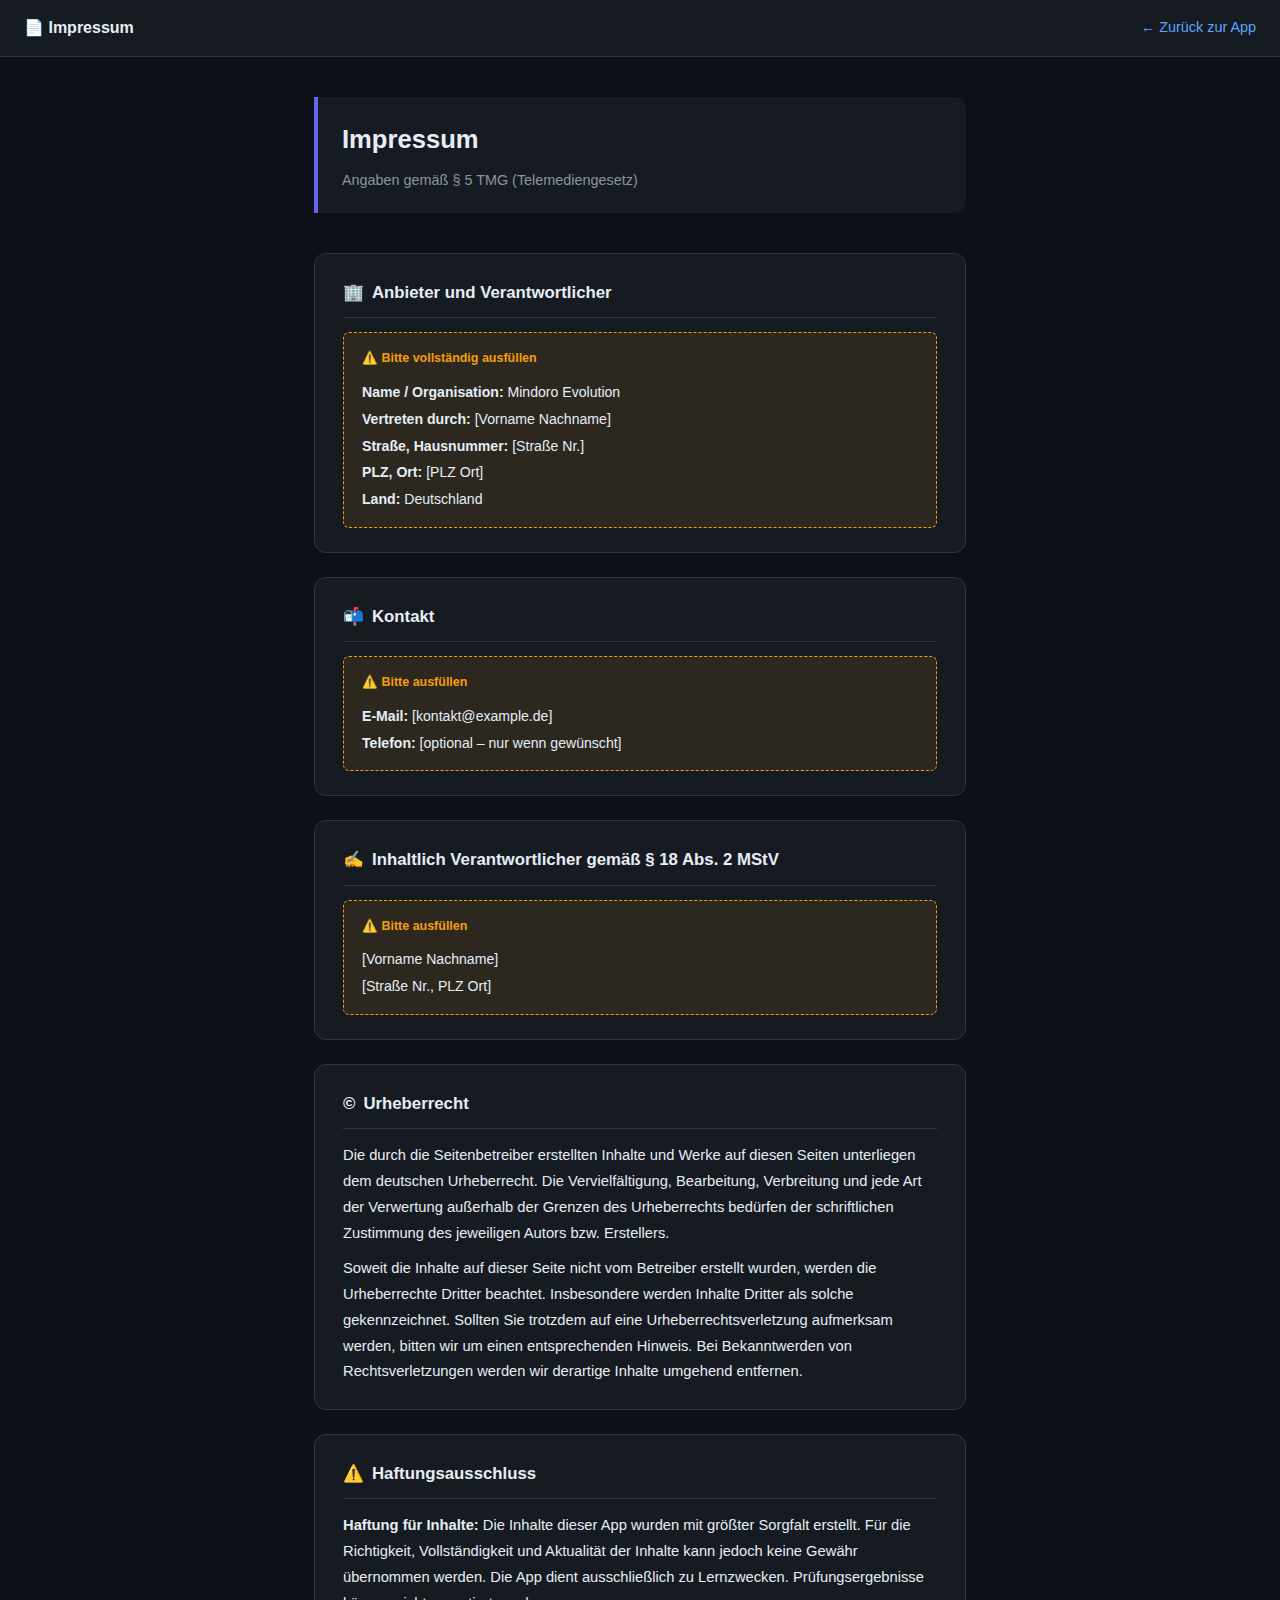
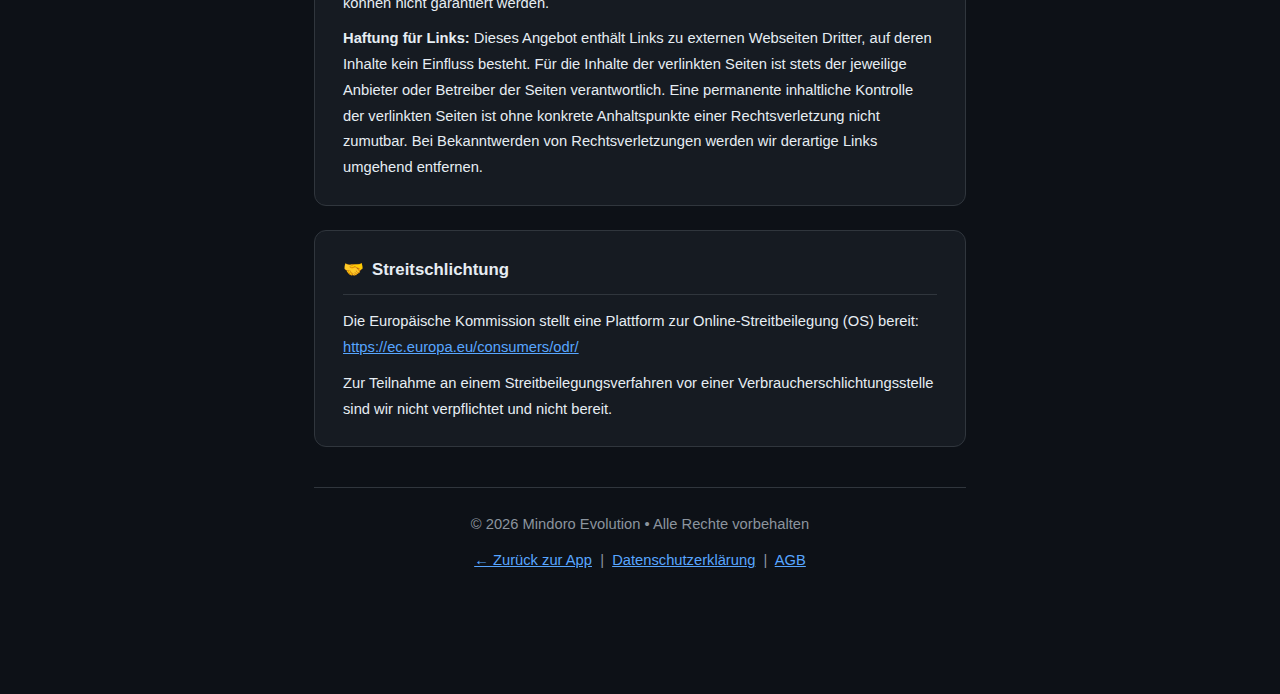
<file: impressum.html>
<!doctype html>
<html lang="de" data-theme="dark">
<head>
  <meta charset="UTF-8" />
  <meta name="viewport" content="width=device-width, initial-scale=1.0" />
  <meta name="robots" content="noindex, nofollow" />
  <title>Impressum – FIAE AP1 Lernapp</title>
  <style>
    :root {
      --bg:        #0d1117;
      --text:      #e6edf3;
      --muted:     #8b949e;
      --border:    #30363d;
      --card-bg:   #161b22;
      --accent:    #6366f1;
      --link:      #58a6ff;
    }
    [data-theme="light"] {
      --bg:      #f6f8fa;
      --text:    #1f2328;
      --muted:   #656d76;
      --border:  #d0d7de;
      --card-bg: #ffffff;
      --accent:  #5b5fc7;
      --link:    #0969da;
    }
    *, *::before, *::after { box-sizing: border-box; margin: 0; padding: 0; }
    body {
      background: var(--bg);
      color: var(--text);
      font-family: -apple-system, BlinkMacSystemFont, "Segoe UI", Helvetica, Arial, sans-serif;
      font-size: 1rem;
      line-height: 1.75;
      padding: 0 0 80px;
    }
    header {
      background: var(--card-bg);
      border-bottom: 1px solid var(--border);
      padding: 14px 24px;
      display: flex;
      align-items: center;
      justify-content: space-between;
      position: sticky;
      top: 0;
      z-index: 10;
    }
    header a { color: var(--link); text-decoration: none; font-size: 0.9rem; }
    header a:hover { text-decoration: underline; }
    header h1 { font-size: 1rem; color: var(--text); }
    .container {
      max-width: 700px;
      margin: 40px auto;
      padding: 0 24px;
    }
    .hero {
      border-left: 4px solid var(--accent);
      padding: 20px 24px;
      background: var(--card-bg);
      border-radius: 0 12px 12px 0;
      margin-bottom: 40px;
    }
    .hero h2 { font-size: 1.6rem; margin-bottom: 6px; }
    .hero p  { color: var(--muted); font-size: 0.9rem; }
    section {
      background: var(--card-bg);
      border: 1px solid var(--border);
      border-radius: 12px;
      padding: 24px 28px;
      margin-bottom: 24px;
    }
    section h3 {
      font-size: 1.05rem;
      margin-bottom: 14px;
      padding-bottom: 10px;
      border-bottom: 1px solid var(--border);
    }
    section h3 .sec-icon { margin-right: 8px; }
    p { font-size: 0.92rem; margin-bottom: 10px; }
    p:last-child { margin-bottom: 0; }
    .placeholder {
      background: color-mix(in srgb, #f59e0b 10%, var(--card-bg));
      border: 1px dashed #f59e0b;
      border-radius: 6px;
      padding: 14px 18px;
      font-size: 0.88rem;
      color: var(--text);
      line-height: 1.9;
    }
    .placeholder .label { color: #f59e0b; font-weight: 600; font-size: 0.78rem; margin-bottom: 8px; display: block; }
    a { color: var(--link); }
    footer {
      text-align: center;
      font-size: 0.78rem;
      color: var(--muted);
      margin-top: 40px;
      padding-top: 24px;
      border-top: 1px solid var(--border);
    }
    @media (max-width: 600px) {
      .container { padding: 0 14px; }
      section { padding: 16px; }
    }
  </style>
</head>
<body>
  <header>
    <h1>📄 Impressum</h1>
    <a href="./index.html">← Zurück zur App</a>
  </header>

  <div class="container">
    <div class="hero">
      <h2>Impressum</h2>
      <p>Angaben gemäß § 5 TMG (Telemediengesetz)</p>
    </div>

    <!-- Anbieter -->
    <section>
      <h3><span class="sec-icon">🏢</span>Anbieter und Verantwortlicher</h3>
      <div class="placeholder">
        <span class="label">⚠️ Bitte vollständig ausfüllen</span>
        <strong>Name / Organisation:</strong> Mindoro Evolution<br>
        <strong>Vertreten durch:</strong> [Vorname Nachname]<br>
        <strong>Straße, Hausnummer:</strong> [Straße Nr.]<br>
        <strong>PLZ, Ort:</strong> [PLZ Ort]<br>
        <strong>Land:</strong> Deutschland<br>
      </div>
    </section>

    <!-- Kontakt -->
    <section>
      <h3><span class="sec-icon">📬</span>Kontakt</h3>
      <div class="placeholder">
        <span class="label">⚠️ Bitte ausfüllen</span>
        <strong>E-Mail:</strong> [kontakt@example.de]<br>
        <strong>Telefon:</strong> [optional – nur wenn gewünscht]<br>
      </div>
    </section>

    <!-- Inhaltlich Verantwortlicher -->
    <section>
      <h3><span class="sec-icon">✍️</span>Inhaltlich Verantwortlicher gemäß § 18 Abs. 2 MStV</h3>
      <div class="placeholder">
        <span class="label">⚠️ Bitte ausfüllen</span>
        [Vorname Nachname]<br>
        [Straße Nr., PLZ Ort]
      </div>
    </section>

    <!-- Urheberrecht -->
    <section>
      <h3><span class="sec-icon">©</span>Urheberrecht</h3>
      <p>
        Die durch die Seitenbetreiber erstellten Inhalte und Werke auf diesen Seiten unterliegen dem
        deutschen Urheberrecht. Die Vervielfältigung, Bearbeitung, Verbreitung und jede Art der
        Verwertung außerhalb der Grenzen des Urheberrechts bedürfen der schriftlichen Zustimmung des
        jeweiligen Autors bzw. Erstellers.
      </p>
      <p>
        Soweit die Inhalte auf dieser Seite nicht vom Betreiber erstellt wurden, werden die
        Urheberrechte Dritter beachtet. Insbesondere werden Inhalte Dritter als solche gekennzeichnet.
        Sollten Sie trotzdem auf eine Urheberrechtsverletzung aufmerksam werden, bitten wir um einen
        entsprechenden Hinweis. Bei Bekanntwerden von Rechtsverletzungen werden wir derartige Inhalte
        umgehend entfernen.
      </p>
    </section>

    <!-- Haftungsausschluss -->
    <section>
      <h3><span class="sec-icon">⚠️</span>Haftungsausschluss</h3>
      <p>
        <strong>Haftung für Inhalte:</strong> Die Inhalte dieser App wurden mit größter Sorgfalt
        erstellt. Für die Richtigkeit, Vollständigkeit und Aktualität der Inhalte kann jedoch keine
        Gewähr übernommen werden. Die App dient ausschließlich zu Lernzwecken. Prüfungsergebnisse
        können nicht garantiert werden.
      </p>
      <p>
        <strong>Haftung für Links:</strong> Dieses Angebot enthält Links zu externen Webseiten
        Dritter, auf deren Inhalte kein Einfluss besteht. Für die Inhalte der verlinkten Seiten
        ist stets der jeweilige Anbieter oder Betreiber der Seiten verantwortlich. Eine permanente
        inhaltliche Kontrolle der verlinkten Seiten ist ohne konkrete Anhaltspunkte einer
        Rechtsverletzung nicht zumutbar. Bei Bekanntwerden von Rechtsverletzungen werden wir
        derartige Links umgehend entfernen.
      </p>
    </section>

    <!-- Streitschlichtung -->
    <section>
      <h3><span class="sec-icon">🤝</span>Streitschlichtung</h3>
      <p>
        Die Europäische Kommission stellt eine Plattform zur Online-Streitbeilegung (OS) bereit:
        <a href="https://ec.europa.eu/consumers/odr/" target="_blank" rel="noopener noreferrer">https://ec.europa.eu/consumers/odr/</a>
      </p>
      <p>
        Zur Teilnahme an einem Streitbeilegungsverfahren vor einer Verbraucherschlichtungsstelle
        sind wir nicht verpflichtet und nicht bereit.
      </p>
    </section>

    <footer>
      <p>© 2026 Mindoro Evolution &bull; Alle Rechte vorbehalten</p>
      <p style="margin-top:6px;">
        <a href="./index.html">← Zurück zur App</a>
        &nbsp;|&nbsp;
        <a href="./datenschutz.html">Datenschutzerklärung</a>
        &nbsp;|&nbsp;
        <a href="./agb.html">AGB</a>
      </p>
    </footer>
  </div>
</body>
</html>
</file>
<file: app.css>
:root {
  --bg: #0f1220;
  --panel: #171b2e;
  --panel-2: #1f2440;
  --text: #ecf0ff;
  --muted: #b8c0e0;
  --accent: #7aa2ff;
  --border: #2a3157;
  --code-bg: #0b0e1b;
}

html[data-theme="light"] {
  --bg: #f4f6fb;
  --panel: #ffffff;
  --panel-2: #eef2ff;
  --text: #1b2440;
  --muted: #4a557a;
  --accent: #315fe8;
  --border: #d8dff3;
  --code-bg: #f1f4ff;
}

* { box-sizing: border-box; }
body {
  margin: 0;
  font-family: Segoe UI, Roboto, Arial, sans-serif;
  background: var(--bg);
  color: var(--text);
  overflow-x: hidden;
}

.topbar {
  position: sticky;
  top: 0;
  z-index: 10;
  display: flex;
  justify-content: space-between;
  align-items: center;
  gap: 12px;
  padding: 12px 16px;
  border-bottom: 1px solid var(--border);
  background: var(--panel);
}
.topbar h1 {
  font-size: 18px;
  margin: 0;
}
.topbar-actions {
  display: flex;
  gap: 8px;
  align-items: center;
}
input[type="search"], button {
  border: 1px solid var(--border);
  background: var(--panel-2);
  color: var(--text);
  border-radius: 8px;
  padding: 8px 10px;
}
button { cursor: pointer; }

.legal-link {
  border: 1px solid var(--border);
  background: var(--panel-2);
  color: var(--text);
  border-radius: 8px;
  padding: 8px 10px;
  text-decoration: none;
  line-height: 1;
}

.legal-link:hover {
  border-color: var(--accent);
}

.layout {
  display: grid;
  grid-template-columns: 320px 1fr;
  min-height: calc(100vh - 58px - 48px);
  align-items: start; /* Ensure sticky works by not stretching grid item implicitly if content is short */
}
.sidebar {
  border-right: 1px solid var(--border);
  background: var(--panel);
  padding: 12px;
  position: sticky;
  top: 58px; /* Height of topbar roughly */
  height: calc(100vh - 58px);
  overflow-y: auto;
}
.sidebar-title {
  font-size: 14px;
  color: var(--muted);
  margin-bottom: 8px;
}
.module-list {
  display: flex;
  flex-direction: column;
  gap: 12px;
}
.module-item {
  display: block;
  text-decoration: none;
  color: var(--text);
  border: 1px solid var(--border);
  border-radius: 8px;
  padding: 14px 16px;
  background: var(--panel-2);
  transition: all 0.2s ease;
}
.module-item:hover {
  background: var(--panel);
  transform: translateX(4px);
  border-color: var(--accent);
}
.module-item.active {
  border-color: var(--accent);
  background: color-mix(in srgb, var(--accent) 15%, var(--panel));
  box-shadow: inset 4px 0 0 0 var(--accent);
}
.module-item small {
  font-family: monospace;
  font-size: 0.8em;
  color: var(--muted);
  display: block;
  margin-bottom: 4px;
  opacity: 0.8;
}
.module-title {
  font-weight: 600;
  display: block;
  font-size: 1.05em;
  line-height: 1.3;
}

.content {
  padding: 16px 24px 72px;
}
.markdown-body {
  max-width: 980px;
  margin: 0 auto;
  line-height: 1.7;
  font-size: 1.05rem;
}
.markdown-body h1,
.markdown-body h2,
.markdown-body h3 {
  line-height: 1.3;
  margin-top: 1.5em;
  margin-bottom: 0.75em;
  color: var(--accent);
}
.markdown-body h1 { font-size: 2em; border-bottom: 2px solid var(--border); padding-bottom: 0.3em; }
.markdown-body h2 { font-size: 1.6em; border-bottom: 1px solid var(--border); padding-bottom: 0.3em; }
.markdown-body h3 { font-size: 1.3em; color: var(--text); } /* H3 distinctive but less aggressive */

.markdown-body p {
  color: var(--text);
  margin-bottom: 1.2em;
}
.markdown-body ul, 
.markdown-body ol {
  margin-bottom: 1.2em;
  padding-left: 1.5em;
}
.markdown-body li {
  color: var(--text);
  margin-bottom: 0.5em;
}
.markdown-body strong {
  color: var(--accent);
  font-weight: 700;
}
.markdown-body blockquote {
  border-left: 4px solid var(--accent);
  background: var(--panel-2);
  padding: 1rem;
  margin: 1.5rem 0;
  border-radius: 0 8px 8px 0;
}
.markdown-body hr {
  border: none;
  border-top: 1px solid var(--border);
  margin: 18px 0;
}
.markdown-body code {
  background: var(--code-bg);
  border: 1px solid var(--border);
  border-radius: 5px;
  padding: 0 6px;
}
.markdown-body pre {
  background: var(--code-bg);
  border: 1px solid var(--border);
  border-radius: 10px;
  padding: 12px;
  overflow: auto;
}

.module-shell {
  display: grid;
  gap: 14px;
}

.module-hero {
  border: 1px solid var(--border);
  background: var(--panel);
  border-radius: 12px;
  padding: 14px;
  display: flex;
  justify-content: space-between;
  align-items: center;
  gap: 12px;
}

.module-hero h2 {
  margin: 4px 0;
}

.module-badge {
  display: inline-block;
  font-size: 12px;
  color: var(--muted);
  border: 1px solid var(--border);
  border-radius: 999px;
  padding: 2px 8px;
}

.module-switch {
  display: flex;
  gap: 8px;
  flex-wrap: wrap;
  justify-content: flex-end;
}

.mode-btn {
  min-width: 140px;
}

.mode-btn.active {
  border-color: var(--accent);
  box-shadow: inset 0 0 0 1px var(--accent);
}

.module-pane {
  display: none;
}

.module-pane.active {
  display: block;
}

.quiz-section {
  margin-top: 0;
  padding-top: 4px;
}

.quiz-card {
  border: 1px solid var(--border);
  border-radius: 16px;
  background: var(--panel);
  padding: 24px;
  margin: 0 0 32px 0;
  box-shadow: 0 4px 6px -1px rgb(0 0 0 / 0.1), 0 2px 4px -2px rgb(0 0 0 / 0.1);
  transition: transform 0.2s ease, box-shadow 0.2s ease;
}

.quiz-card:hover {
  box-shadow: 0 10px 15px -3px rgb(0 0 0 / 0.1), 0 4px 6px -4px rgb(0 0 0 / 0.1);
}

.quiz-card h3 {
  margin-top: 0;
  margin-bottom: 16px;
  font-size: 1.25rem;
  color: var(--accent);
  border-bottom: 1px solid var(--border);
  padding-bottom: 12px;
}

.quiz-card h4 {
  margin-bottom: 8px;
  color: var(--muted);
  font-size: 0.9rem;
  text-transform: uppercase;
  letter-spacing: 0.05em;
}

.quiz-options {
  display: flex; /* Changed from grid to flex column for better control */
  flex-direction: column;
  gap: 12px;
}

.quiz-option {
  display: flex;
  align-items: flex-start;
  gap: 12px;
  padding: 12px 16px;
  border: 1px solid var(--border);
  border-radius: 8px;
  background: var(--panel-2);
  cursor: pointer;
  transition: all 0.2s ease;
}

.quiz-option:hover {
  border-color: var(--accent);
  background: color-mix(in srgb, var(--accent) 5%, var(--panel-2));
}

.quiz-option input {
  margin-top: 4px;
  accent-color: var(--accent);
  width: 1.2em;
  height: 1.2em;
}

.quiz-actions {
  display: flex;
  gap: 12px;
  margin-top: 20px;
  padding-top: 16px;
  border-top: 1px solid var(--border); 
}

.quiz-check-btn {
  background-color: var(--accent);
  color: var(--bg);
  border: none;
  padding: 8px 16px;
  border-radius: 6px;
  font-weight: 600;
  cursor: pointer;
  transition: opacity 0.2s;
}

.quiz-check-btn:hover {
  opacity: 0.9;
}

.quiz-show-btn {
  background-color: transparent;
  color: var(--text);
  border: 1px solid var(--border);
  padding: 8px 16px;
  border-radius: 6px;
  cursor: pointer;
  transition: all 0.2s;
}

.quiz-show-btn:hover {
  background-color: var(--panel-2);
  border-color: var(--muted);
}


.quiz-result {
  margin-top: 10px;
  border-radius: 8px;
  padding: 10px;
  border: 1px solid var(--border);
  color: var(--text);
  background: var(--panel-2);
}

.quiz-result.ok {
  border-color: #2ea043;
}

.quiz-result.error {
  border-color: #f85149;
}

.quiz-result.warn {
  border-color: #d29922;
}

.module-result.info {
  border-color: var(--accent);
}

.case-card ul {
  margin-top: 6px;
}

/* Fill-Blank Styles */
.fill-blank-text {
  font-size: 16px;
  line-height: 2.2;
  padding: 16px;
  border: 1px solid var(--border);
  border-radius: 8px;
  background: var(--panel-2);
}

.fill-blank-select {
  display: inline-block;
  margin: 0 4px;
  padding: 6px 12px;
  border: 2px solid var(--accent);
  border-radius: 6px;
  background: var(--panel);
  color: var(--text);
  font-size: 15px;
  font-weight: 600;
  cursor: pointer;
  min-width: 120px;
}

/* Match Styles */
.match-container {
  display: grid;
  gap: 10px;
  padding: 12px;
  border: 1px solid var(--border);
  border-radius: 8px;
  background: var(--panel-2);
}

.match-row {
  display: grid;
  grid-template-columns: 1fr auto 1fr;
  align-items: center;
  gap: 12px;
  padding: 8px;
  border: 1px solid var(--border);
  border-radius: 6px;
  background: var(--panel);
}

.match-left {
  font-weight: 600;
  color: var(--accent);
}

.match-arrow {
  font-size: 20px;
  color: var(--muted);
}

.match-select {
  padding: 6px 10px;
  border: 1px solid var(--border);
  border-radius: 6px;
  background: var(--panel-2);
  color: var(--text);
  font-size: 14px;
  cursor: pointer;
}

/* Order Styles */
.order-container {
  display: grid;
  gap: 8px;
  padding: 12px;
  border: 1px solid var(--border);
  border-radius: 8px;
  background: var(--panel-2);
}

.order-row {
  display: grid;
  grid-template-columns: 60px 1fr;
  align-items: center;
  gap: 12px;
  padding: 8px;
  border: 1px solid var(--border);
  border-radius: 6px;
  background: var(--panel);
}

.order-select {
  padding: 6px 8px;
  border: 1px solid var(--border);
  border-radius: 6px;
  background: var(--panel-2);
  color: var(--text);
  font-size: 14px;
  font-weight: 600;
  text-align: center;
  cursor: pointer;
}

.order-item {
  font-size: 15px;
  line-height: 1.4;
}

/* True/False Styles */
.tf-statement {
  font-size: 16px;
  font-weight: 500;
  padding: 12px;
  border: 1px solid var(--border);
  border-radius: 8px;
  background: var(--panel-2);
  margin-bottom: 12px;
}

.tf-options {
  display: grid;
  grid-template-columns: 1fr 1fr;
  gap: 12px;
}

.tf-options .quiz-option {
  justify-content: center;
  font-weight: 600;
  font-size: 16px;
  padding: 12px;
  cursor: pointer;
  transition: all 0.2s;
}

.tf-options .quiz-option:hover {
  border-color: var(--accent);
}

.uml-builder textarea {
  width: 100%;
  margin: 6px 0 10px;
  border: 1px solid var(--border);
  background: var(--panel-2);
  color: var(--text);
  border-radius: 8px;
  padding: 8px;
  font-family: Consolas, monospace;
}

.hidden {
  display: none;
}

/* Table of Contents */
.toc-container {
  margin: 0 0 32px;
  border: 1px solid var(--border);
  border-left: 4px solid var(--accent);
  border-radius: 8px;
  background: var(--panel-2);
  overflow: hidden;
  box-shadow: 0 4px 12px rgba(0, 0, 0, 0.1);
}

.toc-header {
  background: transparent;
  color: var(--accent);
  padding: 16px 20px;
  font-size: 18px;
  font-weight: 700;
  border-bottom: 1px solid var(--border);
  letter-spacing: 0.5px;
}

.toc {
  padding: 12px;
  display: flex;
  flex-direction: column;
  gap: 6px;
  max-height: 480px;
  overflow-y: auto;
}

.toc-link {
  display: block;
  text-decoration: none;
  color: var(--text);
  padding: 8px 12px;
  border-radius: 4px;
  transition: all 0.2s;
  font-size: 15px;
  line-height: 1.5;
}
.toc-link:hover {
  background: var(--panel);
  color: var(--accent);
  padding-left: 16px; /* animate indent */
}

.toc-link:hover {
  background: var(--panel-2);
  color: var(--accent);
  padding-left: 16px;
}

.toc-link.toc-l2 {
  padding-left: 24px;
  font-size: 14px;
}

.toc-link.toc-l3 {
  padding-left: 40px;
  font-size: 13px;
  color: var(--muted);
}

.toc-link.toc-l2:hover {
  padding-left: 28px;
}

.toc-link.toc-l3:hover {
  padding-left: 44px;
}

/* Markdown Tables */
.md-table {
  width: 100%;
  border-collapse: collapse;
  margin: 16px 0;
  border: 1px solid var(--border);
  border-radius: 10px;
  overflow: hidden;
  background: var(--panel);
  box-shadow: 0 1px 4px rgba(0, 0, 0, 0.1);
}

.md-table thead {
  background: var(--accent);
  color: #ffffff;
}

.md-table th {
  padding: 12px 16px;
  text-align: left;
  font-weight: 600;
  font-size: 14px;
  letter-spacing: 0.5px;
  border-right: 1px solid rgba(255, 255, 255, 0.2);
}

.md-table th:last-child {
  border-right: none;
}

.md-table tbody tr {
  border-bottom: 1px solid var(--border);
  transition: background 0.2s;
}

.md-table tbody tr:last-child {
  border-bottom: none;
}

.md-table tbody tr:hover {
  background: var(--panel-2);
}

.md-table td {
  padding: 10px 16px;
  font-size: 14px;
  line-height: 1.6;
  color: var(--text);
  border-right: 1px solid var(--border);
}

.md-table td:last-child {
  border-right: none;
}

.md-table code {
  font-size: 13px;
}

/* Smooth scroll for jump links */
html {
  scroll-behavior: smooth;
}

/* Heading anchors style */
.markdown-body h1,
.markdown-body h2,
.markdown-body h3,
.markdown-body h4 {
  scroll-margin-top: 80px;
  position: relative;
}

/* Mobile & Utility Classes */
.mobile-only { display: none; }
.desktop-only { display: block; }

.mobile-menu-btn {
  display: none;
  width: 100%;
  background: var(--panel);
  border: none;
  border-bottom: 1px solid var(--border);
  color: var(--text);
  padding: 12px;
  font-size: 16px;
  font-weight: 600;
  cursor: pointer;
  text-align: left;
}

.sidebar-header {
  display: none;
  justify-content: space-between;
  align-items: center;
  padding-bottom: 12px;
  margin-bottom: 12px;
  border-bottom: 1px solid var(--border);
}

.close-sidebar-btn {
  background: transparent;
  border: 1px solid var(--border);
  color: var(--text);
  font-size: 18px;
  padding: 4px 10px;
  border-radius: 6px;
}

.sidebar-overlay {
  display: none;
  position: fixed;
  inset: 0;
  background: rgba(0, 0, 0, 0.5);
  backdrop-filter: blur(2px);
  z-index: 90;
  opacity: 0;
  transition: opacity 0.3s ease;
}

.sidebar-overlay.open {
  display: block;
  opacity: 1;
}

/* Responsive Breakpoints */
@media (max-width: 1024px) {
  .layout {
    grid-template-columns: 1fr; /* Full width content */
  }

  /* Sidebar as Drawer */
  .sidebar {
    position: fixed;
    top: 0;
    left: -100%;
    width: min(86vw, 320px); /* Drawer width */
    height: 100vh;
    z-index: 100;
    transition: left 0.3s cubic-bezier(0.4, 0, 0.2, 1);
    box-shadow: 4px 0 12px rgba(0,0,0,0.3);
    border-right: 1px solid var(--border);
  }

  .sidebar.open {
    left: 0;
  }

  .sidebar-header {
    display: flex;
  }

  .mobile-menu-btn {
    display: block;
  }
}

@media (max-width: 768px) {
  .mobile-only { display: block; }
  .desktop-only { display: none; }

  .topbar {
    padding: 8px 12px;
    gap: 8px;
    flex-wrap: wrap;
  }

  .topbar h1 {
    font-size: 16px;
    flex: 1 1 100%;
    white-space: nowrap;
    overflow: hidden;
    text-overflow: ellipsis;
  }

  .topbar-actions {
    width: 100%;
    gap: 6px;
    align-items: center;
  }

  .topbar-actions input[type="search"] {
    flex: 1 1 auto;
    min-width: 0;
  }

  /* Mobile Search Overlay */
  .mobile-search {
    padding: 8px;
    background: var(--panel);
    border-bottom: 1px solid var(--border);
  }
  .mobile-search input {
    width: 100%;
  }

  .content {
    padding: 12px 12px 76px;
  }

  .markdown-body {
    max-width: 100%;
    font-size: 0.98rem;
    line-height: 1.6;
    overflow-wrap: anywhere;
  }

  .markdown-body pre {
    overflow-x: auto;
  }

  .md-table {
    display: block;
    overflow-x: auto;
  }

  .module-hero {
    flex-direction: column;
    align-items: flex-start;
  }

  .module-switch {
    width: 100%;
    display: grid;
    grid-template-columns: 1fr 1fr;
  }
  
  .mode-btn {
    min-width: 0;
    width: 100%;
    text-align: center;
  }

  /* Quiz Cards Mobile Optimization */
  .quiz-card {
    padding: 16px;
    border-radius: 12px;
  }

  .quiz-option {
    padding: 10px;
    font-size: 0.95em;
  }

  .match-row {
    grid-template-columns: 1fr; /* Stack vertically */
    gap: 4px;
  }
  
  .match-arrow {
    display: none; /* Hide arrow on mobile, clear context from stacking */
  }

  .order-row {
    grid-template-columns: 50px 1fr;
    font-size: 0.9em;
  }
}

@media (max-width: 480px) {
  .topbar {
    padding: 8px 10px;
  }

  .content {
    padding: 10px 10px 78px;
  }

  #themeToggle {
    padding: 8px 8px;
    font-size: 14px;
  }

  .mobile-menu-btn {
    padding: 10px;
    font-size: 15px;
  }

  .module-hero {
    padding: 12px;
  }
}

.legal-footer {
  position: fixed;
  left: 0;
  right: 0;
  bottom: 0;
  z-index: 20;
  padding: 10px 16px;
  border-top: 1px solid var(--border);
  background: var(--panel);
  text-align: center;
}

.legal-footer a {
  color: var(--muted);
  text-decoration: underline;
}

.legal-footer a:hover {
  color: var(--text);
}
</file>
